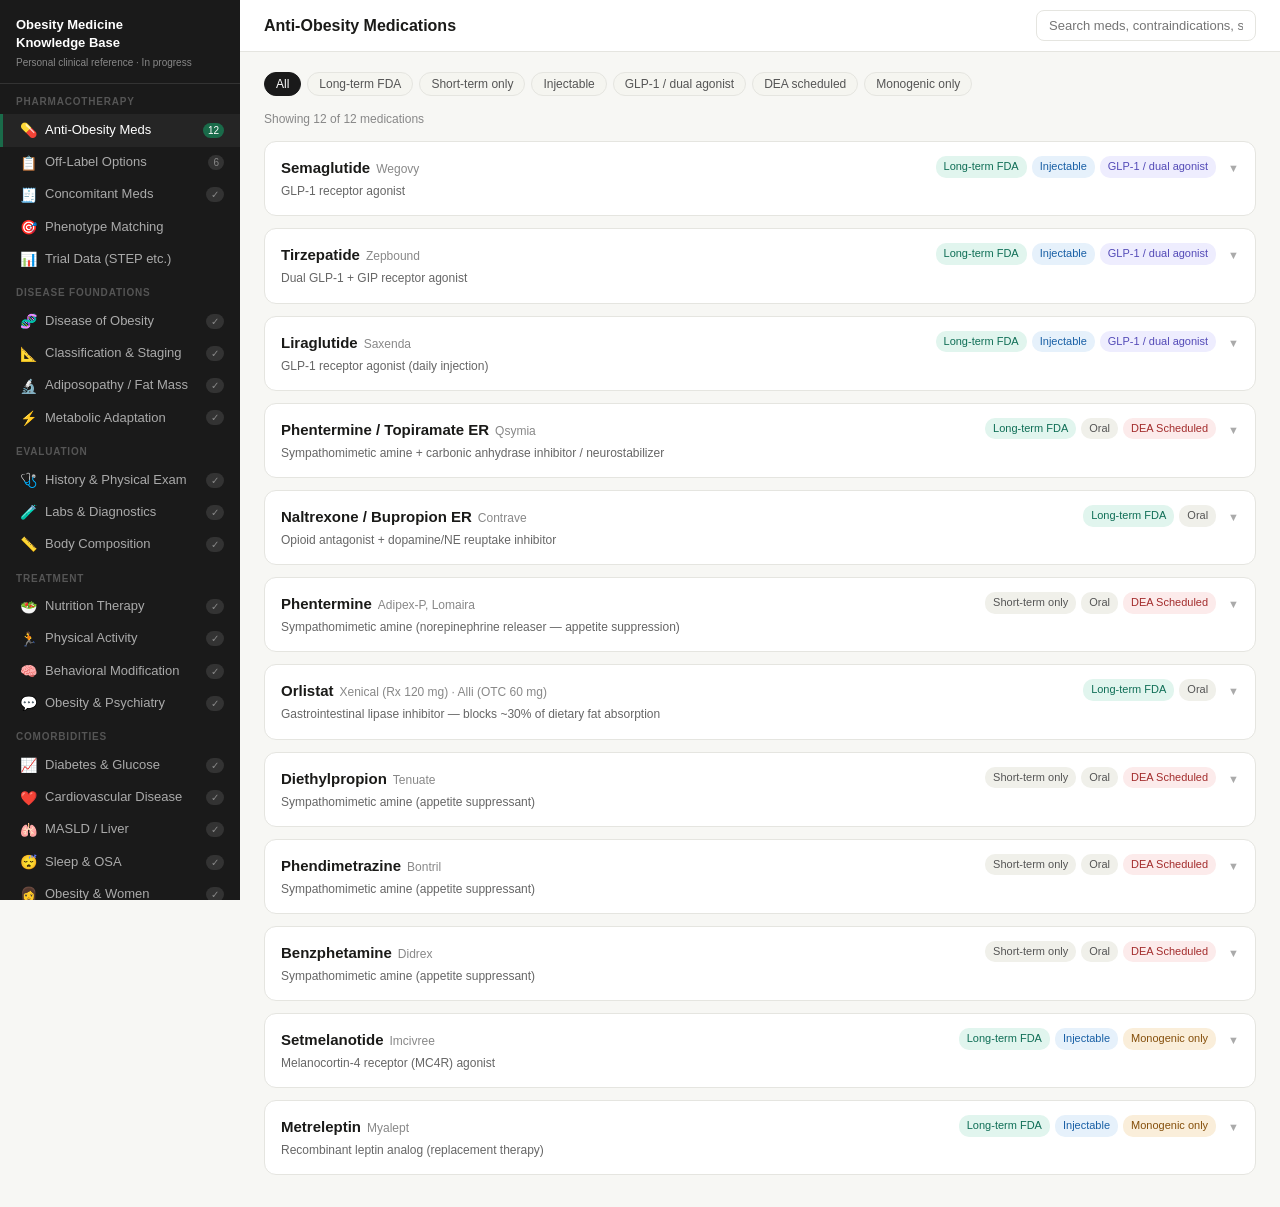
<file: app/index.html>
<!DOCTYPE html>
<html lang="en">
<head>
<meta charset="UTF-8">
<meta name="viewport" content="width=device-width, initial-scale=1.0">
<title>Obesity Medicine Knowledge Base</title>
<link rel="stylesheet" href="./styles.css">
</head>
<body>

<!-- SIDEBAR -->
<nav class="sidebar">
  <div class="sidebar-logo">
    <h1>Obesity Medicine<br>Knowledge Base</h1>
    <p>Personal clinical reference · In progress</p>
  </div>

  <div class="sidebar-section">Pharmacotherapy</div>
  <div class="nav-item active" data-section="aom"><span class="icon">💊</span>Anti-Obesity Meds<span class="badge">12</span></div>
  <div class="nav-item" data-section="offlabel"><span class="icon">📋</span>Off-Label Options<span class="badge">6</span></div>
  <div class="nav-item" data-section="concomitant"><span class="icon">🧾</span>Concomitant Meds<span class="badge">✓</span></div>
  <div class="nav-item" data-section="phenotype"><span class="icon">🎯</span>Phenotype Matching</div>
  <div class="nav-item" data-section="trials"><span class="icon">📊</span>Trial Data (STEP etc.)</div>

  <div class="sidebar-section">Disease Foundations</div>
  <div class="nav-item" data-section="disease"><span class="icon">🧬</span>Disease of Obesity<span class="badge">✓</span></div>
  <div class="nav-item" data-section="classification"><span class="icon">📐</span>Classification & Staging<span class="badge">✓</span></div>
  <div class="nav-item" data-section="adiposopathy"><span class="icon">🔬</span>Adiposopathy / Fat Mass<span class="badge">✓</span></div>
  <div class="nav-item" data-section="metabolic"><span class="icon">⚡</span>Metabolic Adaptation<span class="badge">✓</span></div>

  <div class="sidebar-section">Evaluation</div>
  <div class="nav-item" data-section="hxpe"><span class="icon">🩺</span>History & Physical Exam<span class="badge">✓</span></div>
  <div class="nav-item" data-section="labs"><span class="icon">🧪</span>Labs & Diagnostics<span class="badge">✓</span></div>
  <div class="nav-item" data-section="bodycomp"><span class="icon">📏</span>Body Composition<span class="badge">✓</span></div>

  <div class="sidebar-section">Treatment</div>
  <div class="nav-item" data-section="nutrition"><span class="icon">🥗</span>Nutrition Therapy<span class="badge">✓</span></div>
  <div class="nav-item" data-section="activity"><span class="icon">🏃</span>Physical Activity<span class="badge">✓</span></div>
  <div class="nav-item" data-section="behavioral"><span class="icon">🧠</span>Behavioral Modification<span class="badge">✓</span></div>
  <div class="nav-item" data-section="psychiatric"><span class="icon">💬</span>Obesity & Psychiatry<span class="badge">✓</span></div>

  <div class="sidebar-section">Comorbidities</div>
  <div class="nav-item" data-section="diabetes"><span class="icon">📈</span>Diabetes & Glucose<span class="badge">✓</span></div>
  <div class="nav-item" data-section="cardio"><span class="icon">❤️</span>Cardiovascular Disease<span class="badge">✓</span></div>
  <div class="nav-item" data-section="masld"><span class="icon">🫁</span>MASLD / Liver<span class="badge">✓</span></div>
  <div class="nav-item" data-section="sleep"><span class="icon">😴</span>Sleep & OSA<span class="badge">✓</span></div>
  <div class="nav-item" data-section="women"><span class="icon">👩</span>Obesity & Women<span class="badge">✓</span></div>

  <div class="sidebar-section">Procedures</div>
  <div class="nav-item" data-section="surgery"><span class="icon">🔪</span>Bariatric Surgery<span class="badge">✓</span></div>
  <div class="nav-item" data-section="endoscopic"><span class="icon">🔭</span>Endoscopic Procedures<span class="badge">✓</span></div>
  <div class="nav-item" data-section="nutrients"><span class="icon">💉</span>Post-op Nutrients<span class="badge">✓</span></div>

  <div class="sidebar-section">Clinic Operations</div>
  <div class="nav-item" data-section="notes"><span class="icon">📝</span>Note Templates<span class="badge">new</span></div>
  <div class="nav-item" data-section="planner"><span class="icon">🧭</span>Plan Builder<span class="badge">new</span></div>
  <div class="nav-item" data-section="clinic"><span class="icon">🏥</span>Clinic Setup & SOPs<span class="badge">✓</span></div>
  <div class="nav-item" data-section="billing"><span class="icon">💰</span>Billing & Coding<span class="badge soon">soon</span></div>
  <div class="nav-item" data-section="pearls"><span class="icon">✨</span>Clinical Pearls</div>

  <div class="sidebar-section">Source Library</div>
  <div class="nav-item" data-section="pdfs"><span class="icon">📚</span>PDF Library<span class="badge">6</span></div>

  <div class="sidebar-footer">Upload lecture PDFs to fill in each section</div>
</nav>

<!-- MAIN CONTENT -->
<div class="main">
  <div class="topbar">
    <h2 id="section-title">Anti-Obesity Medications</h2>
    <div class="search" id="search-box">
      <input type="text" id="search" placeholder="Search meds, contraindications, side effects...">
    </div>
  </div>
  <div class="content">

    <!-- ===== SECTION: AOM ===== -->
    <div class="section-panel" id="panel-aom">
      <div class="filter-row" id="filter-row">
        <button class="fbtn active" data-f="all">All</button>
        <button class="fbtn" data-f="long">Long-term FDA</button>
        <button class="fbtn" data-f="short">Short-term only</button>
        <button class="fbtn" data-f="injectable">Injectable</button>
        <button class="fbtn" data-f="glp1">GLP-1 / dual agonist</button>
        <button class="fbtn" data-f="schedule">DEA scheduled</button>
        <button class="fbtn" data-f="mono">Monogenic only</button>
      </div>
      <div class="count" id="count"></div>
      <div id="drug-cards"></div>
    </div>

    <!-- ===== SECTION: OFF-LABEL ===== -->
    <div class="section-panel" id="panel-offlabel" style="display:none">
      <div class="note">Off-label AOMs are not FDA-approved specifically for weight loss but have clinical experience and data supporting use. Follow your state's prescribing guidelines. Sources: OMA Algorithm 2025 + Frederiksen lecture.</div>
      <table class="t">
        <thead><tr><th>Medication</th><th>Dose</th><th>Best For</th><th>Key Cautions</th></tr></thead>
        <tbody>
          <tr>
            <td><strong>Topiramate</strong> (alone)</td>
            <td>Start 25 mg at dinner; titrate to 25–50 mg BID over 1–2 months</td>
            <td>Migraines, binge eating, soda/sweet cravings, evening cravings, cardiac patients who can't use phentermine. Works well paired with phentermine as DIY Qsymia. Somnolence at dinner dose is a feature, not a bug.</td>
            <td>Teratogenic (cleft palate) — contraception required. Contraindicated: glaucoma, nephrolithiasis, renal failure. Paresthesias, word-finding difficulty, dysgeusia (all reversible on d/c). Low risk metabolic acidosis with metformin.</td>
          </tr>
          <tr>
            <td><strong>Metformin</strong></td>
            <td>500 mg daily with meal; range 500–2000 mg/day. ER at mealtime is better tolerated. GI side effects reduced significantly with low-carb/fat diet.</td>
            <td>Prediabetes, T2DM, insulin resistance, PCOS, metabolic syndrome. Antipsychotic-induced weight gain. Activates AMPK, increases GLP-1 secretion.</td>
            <td>Contraindicated in renal failure (lactic acidosis). Check GFR before starting. Hold before IV contrast. Monitor B12 annually with long-term use.</td>
          </tr>
          <tr>
            <td><strong>Bupropion</strong> (alone → add naltrexone)</td>
            <td>Bupropion SR 150 mg daily. After 2–4 weeks, add naltrexone 12.5 mg AM → 12.5 mg PM → 25 mg AM (build slowly to reduce nausea). Do NOT combine with phentermine.</td>
            <td>Depression + obesity, emotional/craving-driven eating, mood-driven overeating.</td>
            <td>Lowers seizure threshold. Hard contraindication: bulimia/AN, seizure hx, alcohol/benzo withdrawal, active opioid use. Screen for bipolar (can precipitate mania). CYP2D6 inhibitor — check co-medications.</td>
          </tr>
          <tr>
            <td><strong>Zonisamide</strong></td>
            <td>Start 100 mg at night (≈ topiramate 25 mg). Titrate as tolerated.</td>
            <td>Alternative to topiramate ER when Qsymia cost is prohibitive. Same mechanism class. PM dosing preferred.</td>
            <td>Similar to topiramate: kidney stones, metabolic acidosis, cognitive effects. Less obesity-specific data.</td>
          </tr>
          <tr>
            <td><strong>Phentermine &gt;12 weeks</strong></td>
            <td>Same as FDA-approved dosing. State regulations vary — know your state's rules.</td>
            <td>Long-term use common in practice, supported by 60+ years of data in low-CV-risk patients. No evidence of habit formation or adverse long-term outcomes in obesity patients.</td>
            <td>DEA Schedule IV — cannot be prescribed via telemedicine in most states. Not approved as long-term monotherapy (only Qsymia combo has that approval).</td>
          </tr>
          <tr>
            <td><strong>Diethylpropion &gt;12 weeks</strong></td>
            <td>25 mg TID or 75 mg XL. Duration ~4 hrs — useful as targeted "dinner pill."</td>
            <td>Milder than phentermine. Good for patients sensitive to stimulant side effects. Can avoid BPH issues seen with phentermine.</td>
            <td>Same contraindications as phentermine. State regulations apply.</td>
          </tr>
        </tbody>
      </table>
    </div>

    <!-- ===== SECTION: CONCOMITANT ===== -->
    <div class="section-panel" id="panel-concomitant" style="display:none">
      <div class="note">Source: 2025 Obesity Algorithm, Concomitant Medications section (pp. 354–368 reviewed from your PDF). This page is meant to help you spot non-obesity medications that may be helping or hurting weight management.</div>
      <p class="sh">Top takeaways from the PDF</p>
      <div class="grid2" style="margin-bottom:16px">
        <div class="note">
          <div class="slabel" style="margin-bottom:6px">Interpret cautiously</div>
          The algorithm warns that most reported weight effects of concomitant medications come from mean changes in studies not designed primarily to compare body-weight effects head-to-head. Individual response varies a lot.
        </div>
        <div class="note">
          <div class="slabel" style="margin-bottom:6px">Clinical use</div>
          When weight gain is unexpected or progress stalls, review the med list before assuming “nonadherence.” The drug list itself may be part of the disease burden.
        </div>
      </div>
      <p class="sh">Common weight-promoting medication patterns</p>
      <table class="t" style="margin-bottom:16px">
        <thead><tr><th>Category</th><th>More likely to increase weight</th><th>Pearl from the PDF</th></tr></thead>
        <tbody>
          <tr><td>Antihypertensives</td><td>Propranolol, atenolol, metoprolol; amlodipine, nifedipine</td><td>Older/less lipophilic calcium-channel blockers may increase body weight partly through edema, which can also confound body-fat assessment.</td></tr>
          <tr><td>Diabetes meds</td><td>Most insulins, sulfonylureas, meglitinides, thiazolidinediones</td><td>Weight-neutral or weight-lowering alternatives should be considered when clinically appropriate.</td></tr>
          <tr><td>Hormones</td><td>Glucocorticoids; injectable or implantable progestins</td><td>The PDF lists injectable progestins as having the greatest hormone-related risk for weight gain.</td></tr>
          <tr><td>Mood stabilizers / antiseizure</td><td>Gabapentin, divalproex, lithium, valproate, carbamazepine, pregabalin, vigabatrin</td><td>Topiramate and zonisamide are the main weight-lowering exceptions noted in these categories.</td></tr>
          <tr><td>Antidepressants</td><td>Amitriptyline, doxepin, imipramine, paroxetine, venlafaxine, phenelzine, isocarboxazid, mirtazapine, trazodone</td><td>The PDF separately lists bupropion among the more weight-lowering antidepressant options.</td></tr>
          <tr><td>Antipsychotics</td><td>Clozapine, olanzapine, chlorpromazine, quetiapine, risperidone, iloperidone, brexpiprazole</td><td>Clozapine and olanzapine are framed as the highest-risk antipsychotics for weight gain.</td></tr>
        </tbody>
      </table>
      <p class="sh">Medication groups that may help weight or be more weight-neutral</p>
      <table class="t" style="margin-bottom:16px">
        <thead><tr><th>Category</th><th>May decrease weight</th><th>Neutral / variable options</th></tr></thead>
        <tbody>
          <tr><td>Diabetes meds</td><td>Metformin, GLP-1 receptor agonists, dual GLP-1/GIP agonist, SGLT2 inhibitors, acarbose/miglitol, pramlintide</td><td>DPP-4 inhibitors are listed as neutral.</td></tr>
          <tr><td>Antidepressants</td><td>Bupropion; sometimes fluoxetine; some secondary-amine TCAs like nortriptyline/protriptyline</td><td>Sertraline, escitalopram, duloxetine, desvenlafaxine, vortioxetine have more variable or lower-weight-gain profiles in the PDF.</td></tr>
          <tr><td>Antiseizure / migraine</td><td>Topiramate, zonisamide</td><td>NSAIDs, triptans, lasmiditan, and CGRP-pathway agents are listed as more neutral for migraine.</td></tr>
          <tr><td>Antipsychotics</td><td>None clearly weight-loss promoting</td><td>Aripiprazole, lurasidone, ziprasidone, haloperidol, asenapine, cariprazine can be lower-risk or more neutral depending on context.</td></tr>
        </tbody>
      </table>
      <p class="sh">High-yield special notes</p>
      <div class="grid2" style="margin-bottom:16px">
        <div class="warn">Metformin is framed very favorably in the PDF: it may help insulin resistance, PCOS, CVD risk relative to sulfonylureas, and antipsychotic-related weight gain, with roughly 2% average weight loss in randomized trials and 5% in nonrandomized studies.</div>
        <div class="warn">SGLT2 inhibitors can modestly reduce weight, but the PDF specifically warns about euglycemic ketoacidosis risk, especially when combined with carbohydrate restriction, fasting, or relative insulin deficiency.</div>
      </div>
      <p class="sh">Workflow use</p>
      <div class="step-grid">
        <div class="step-card"><div class="step-name">1. Review</div><div class="step-detail">Scan antihypertensives, diabetes meds, psychotropics, hormones, migraine meds, pain meds, and sleep meds whenever weight gain seems disproportionate.</div></div>
        <div class="step-card"><div class="step-name">2. Substitute</div><div class="step-detail">When clinically safe, swap toward more weight-neutral or weight-lowering options instead of simply layering on another obesity treatment.</div></div>
        <div class="step-card"><div class="step-name">3. Reassess</div><div class="step-detail">Interpret weight changes in context: edema, psychiatric indication, organ transplant status, and bariatric history all affect how these medications behave.</div></div>
      </div>
      <div class="note">The later PDF pages also flag immunosuppressants and transplant medications as contributors to post-transplant metabolic disease. That matters because obesity both worsens transplant risk and is often worsened by the medications used afterward.</div>
    </div>

    <!-- ===== SECTION: PHENOTYPE ===== -->
    <div class="section-panel" id="panel-phenotype" style="display:none">
      <p class="sh">Match the AOM to WHY the patient overeats</p>
      <div class="ph-grid">
        <div class="ph-card ph-brain"><div class="ph-title">🧠 Hungry Brain</div><div class="ph-desc">Eats large amounts, high total caloric intake, difficulty stopping, always seems hungry regardless of what was eaten, eats quickly</div><div class="ph-rx">→ Phentermine / Topiramate ER (Qsymia)</div></div>
        <div class="ph-card ph-emotion"><div class="ph-title">💛 Emotional Hunger</div><div class="ph-desc">Emotional eating, cravings (especially carbs/sugar), reward-seeking, binge patterns, eating to manage stress or mood</div><div class="ph-rx">→ Naltrexone / Bupropion (Contrave)</div></div>
        <div class="ph-card ph-gut"><div class="ph-title">🌿 Hungry Gut</div><div class="ph-desc">Gets full during meals but loses satiety quickly, grazes frequently, feels hungry again 1–2 hrs after eating</div><div class="ph-rx">→ GLP-1 RA or Tirzepatide</div></div>
        <div class="ph-card ph-burn"><div class="ph-title">🔥 Slow Burn</div><div class="ph-desc">Reduced resting metabolic rate, low lean mass, low physical activity, gains weight easily even without excess intake</div><div class="ph-rx">→ Phentermine (stimulant / energy expenditure effect)</div></div>
      </div>
      <p class="sh">Dual-benefit matching</p>
      <table class="t">
        <thead><tr><th>Patient has...</th><th>Preferred AOM(s)</th><th>Why</th></tr></thead>
        <tbody>
          <tr><td>Type 2 diabetes / prediabetes</td><td>Metformin, GLP-1 RA, Tirzepatide</td><td>Glucose lowering + weight loss + CV outcomes benefit</td></tr>
          <tr><td>Depression / low mood</td><td>Naltrexone / Bupropion</td><td>Bupropion is an antidepressant; targets reward pathway driving emotional eating</td></tr>
          <tr><td>Migraines</td><td>Topiramate (alone or combo)</td><td>FDA-approved for migraine prevention; bonus weight loss</td></tr>
          <tr><td>Binge eating disorder</td><td>Topiramate, Naltrexone/Bupropion</td><td>Reduces compulsive eating and cravings</td></tr>
          <tr><td>Soda / carbohydrate cravings</td><td>Topiramate</td><td>Induces taste aversion for sweet/carbonated drinks</td></tr>
          <tr><td>Constipation from GLP-1 RA</td><td>Add Orlistat</td><td>Opposing GI effects can counterbalance</td></tr>
          <tr><td>Insomnia</td><td>Topiramate 25 mg at dinner</td><td>Mild somnolence side effect is useful at night</td></tr>
          <tr><td>Established CVD (no diabetes)</td><td>Semaglutide (Wegovy)</td><td>SELECT trial: 19% MACE reduction — only AOM with this CV outcomes data</td></tr>
          <tr><td>Obstructive sleep apnea</td><td>Tirzepatide</td><td>FDA-approved for OSA in addition to obesity</td></tr>
          <tr><td>Antipsychotic-induced weight gain</td><td>Metformin, GLP-1 RA</td><td>Both shown to mitigate antipsychotic weight gain</td></tr>
          <tr><td>PCOS / insulin resistance</td><td>Metformin, GLP-1 RA</td><td>Targets insulin resistance and hormonal dysregulation</td></tr>
          <tr><td>Opioid use / food addiction</td><td>Naltrexone / Bupropion</td><td>Opioid antagonism reduces reward-driven eating</td></tr>
        </tbody>
      </table>
      <p class="sh">The "5 C's" — run through before every prescription</p>
      <div class="fivec">
        <div class="fivec-item"><div class="fivec-letter">C1</div><div class="fivec-word">Contraindications &amp; Cautions</div></div>
        <div class="fivec-item"><div class="fivec-letter">C2</div><div class="fivec-word">Comorbidities (dual benefit?)</div></div>
        <div class="fivec-item"><div class="fivec-letter">C3</div><div class="fivec-word">Cues (eating phenotype)</div></div>
        <div class="fivec-item"><div class="fivec-letter">C4</div><div class="fivec-word">Combinations (add-on?)</div></div>
        <div class="fivec-item"><div class="fivec-letter">C5</div><div class="fivec-word">Cost &amp; Coverage</div></div>
      </div>
      <div class="note">Switch or discontinue any AOM if total body weight loss is &lt;3–5% at 3 months despite maximum tolerated dose. Obesity is chronic — treatment strategy should evolve. Reassess eating phenotype if a medication isn't working as expected.</div>
    </div>

    <!-- ===== SECTION: TRIALS ===== -->
    <div class="section-panel" id="panel-trials" style="display:none">
      <p class="sh">Semaglutide 2.4 mg SC weekly — STEP 1–6 Trials (~4,700 patients). All received lifestyle intervention: −500 kcal/day + 150 min/week physical activity.</p>
      <div class="step-grid">
        <div class="step-card"><div class="step-name">STEP 1 — No T2DM (n=1,961)</div><div class="step-wl">−14.9%</div><div class="step-detail">Trial completers: −17.4%<br>32% lost &gt;20% (bariatric-range)<br>84% prediabetes → normoglycemia (vs 47% placebo)<br>Waist, BP, TG, A1c, fat mass all improved<br>7% discontinued due to GI side effects</div></div>
        <div class="step-card"><div class="step-name">STEP 2 — With T2DM (n=1,210)</div><div class="step-wl">−9.6%</div><div class="step-detail">Less weight loss than without T2DM<br>68.8% achieved ≥5% weight loss<br>Key: weight loss (not sema dose) drives HbA1c and CVD benefit — higher dose didn't lower A1c more than 1.0 mg</div></div>
        <div class="step-card"><div class="step-name">STEP 3 — Intensive Behavioral Therapy (n=611)</div><div class="step-wl">−16%</div><div class="step-detail">All received IBT (30 sessions, dietitian, hypocaloric diet)<br>IBT accelerated early loss but no significant additional loss at 68 weeks — drug effect dominates</div></div>
        <div class="step-card"><div class="step-name">STEP 4 — Discontinuation (n=803)</div><div class="step-wl">−17.4%</div><div class="step-detail">20-wk run-in (all on sema) → continue vs placebo<br>Placebo regained 7% within 52 wks (net −5.4%)<br>Continuers kept losing to −17.4%<br><strong>Core argument for indefinite therapy</strong></div></div>
        <div class="step-card"><div class="step-name">STEP 5 — 2-Year Duration (n=304)</div><div class="step-wl">−15.2%</div><div class="step-detail">104-week RCT<br>Placebo-corrected: −12.6%<br>Weight loss maintained to week 104<br>Confirms durable long-term efficacy</div></div>
        <div class="step-card"><div class="step-name">STEP 6 — Asian Population (n=401)</div><div class="step-wl">−13.2%</div><div class="step-detail">Japan / South Korea; lower BMI entry criteria<br>Visceral fat by CT: −40% (2.4 mg) vs −6.9% placebo<br>Highlights visceral adiposity as key target in Asian patients</div></div>
      </div>
      <p class="sh">Tirzepatide — SURMOUNT Trials</p>
      <div class="step-grid">
        <div class="step-card purple"><div class="step-name">SURMOUNT-1 — No T2DM</div><div class="step-wl">−20–22%</div><div class="step-detail">15 mg: avg &gt;20% weight loss in 50% of patients<br>1 in 3 lost &gt;25% body weight<br>Highest weight loss of any approved AOM</div></div>
        <div class="step-card purple"><div class="step-name">SURMOUNT-2 — With T2DM</div><div class="step-wl">−15.7%</div><div class="step-detail">10 mg: −13.4% &nbsp;|&nbsp; 15 mg: −15.7%<br>&gt;80% achieved ≥5% loss &nbsp;|&nbsp; 51.8% achieved ≥15%<br>GI side effects mainly during dose escalation</div></div>
        <div class="step-card amber"><div class="step-name">STEP 1 Extension — After Discontinuation</div><div class="step-wl">+~7%</div><div class="step-detail">Patients stopped sema after 68-wk treatment<br>Regained majority of lost weight over 52-wk follow-up<br>Cardiometabolic gains also reversed<br>Core argument for indefinite therapy</div></div>
      </div>
      <div class="note"><strong>SELECT trial</strong> (semaglutide, non-diabetic overweight/obese, established CVD): 19% relative reduction in MACE (8% → 6.5% absolute) over 3 years. Only AOM with proven CV outcomes benefit in non-diabetic patients.</div>
      <p class="sh">Treatment response benchmarks</p>
      <table class="t">
        <thead><tr><th>Treatment</th><th>Avg weight loss</th><th>Achieving &gt;10%</th><th>Achieving &gt;20%</th></tr></thead>
        <tbody>
          <tr><td>Lifestyle intervention alone</td><td>~6%</td><td>25%</td><td>5%</td></tr>
          <tr><td>Phentermine/Topiramate ER, Bupropion/Naltrexone, or Liraglutide</td><td>~8–10%</td><td>40%</td><td>15% (phen/top)</td></tr>
          <tr><td>Semaglutide 2.4 mg weekly</td><td>~15%</td><td>80%</td><td>30%</td></tr>
          <tr><td>Tirzepatide 15 mg weekly</td><td>&gt;20%</td><td>&gt;85%</td><td>~60%</td></tr>
          <tr><td>Bariatric surgery</td><td>20–30%</td><td>&gt;90%</td><td>Variable</td></tr>
        </tbody>
      </table>
    </div>

    <!-- ===== SECTION: PEARLS ===== -->
    <div class="section-panel" id="panel-pearls" style="display:none">
      <div class="note">Distilled clinical pearls from the OMA Algorithm 2025, the Frederiksen lecture, and selected practical review-blog updates that were useful for point-of-care counseling. This pass also folds in 2025 algorithm update themes highlighted by OMA: telehealth workflows, obesity medicine practice setup, organ transplantation, kidney stones, and orthopedic complications.</div>
      <ul class="pearl-list">
        <li>Treat to disease targets (metabolic disease, fat mass disease), not to a BMI goal alone. Even 5–10% weight loss meaningfully improves adiposopathy and comorbidities.</li>
        <li>Only 20% of patients respond long-term to lifestyle intervention alone, due to metabolic adaptation: leptin falls, ghrelin rises, thyroid hormone drops, resting metabolic rate decreases. Most patients need pharmacotherapy.</li>
        <li>AOMs are used by &lt;4% of those who qualify. The biggest gap in obesity medicine is undertreatment, not overtreatment.</li>
        <li>Obesity is chronic and relapsing — plan for indefinite therapy in most patients. Weight regain after semaglutide discontinuation is rapid and nearly complete within 1 year (STEP 1 extension).</li>
        <li>Switch or discontinue any AOM if total body weight loss is &lt;3–5% at 3 months despite maximum tolerated dose. Don't persist with a non-responder.</li>
        <li>Before starting phentermine: consider an EKG (atrial fibrillation is a contraindication). Consider a consent form for long-term off-label use. Document low CV risk in the chart.</li>
        <li>Phentermine cannot be prescribed via telemedicine in most states (DEA Schedule IV). For telehealth patients: naltrexone/bupropion (unscheduled) or GLP-1 RAs are first-line options.</li>
        <li>Diethylpropion lasts ~4 hrs — useful as a targeted "dinner pill." Have the patient take it 30 min before going to a restaurant so they eat less at the meal.</li>
        <li>Topiramate at 25 mg at dinner specifically reduces PM cravings. The somnolence side effect is a feature (not a bug) when dosed at night.</li>
        <li>Naltrexone/bupropion dosing: taking the second dose at 5 PM (not with dinner) reduces insomnia and helps with evening cravings.</li>
        <li>Building naltrexone onto bupropion gradually (12.5 mg AM → 12.5 mg PM → 25 mg AM) dramatically reduces nausea vs starting full Contrave dosing immediately.</li>
        <li>Orlistat niche use: counteracts constipation caused by GLP-1 RAs when fiber or polyethylene glycol isn't sufficient. Opposing GI effects can balance each other.</li>
        <li>Plenity (cellulose-citric acid hydrogel) pearl: non-systemic, premeal option for BMI 25-40 that increases satiety. Best fit is a patient who wants a non-hormonal tool, can reliably drink water before meals, and understands that expected weight loss is modest compared with AOMs.</li>
        <li>GLP-1 RA nausea is most prominent during the first 16 weeks of dose escalation, then plateaus. Counsel patients upfront — tolerability improves significantly after titration.</li>
        <li>No need to routinely check calcitonin before starting GLP-1 RAs. Take careful personal/family history for MTC/MEN2 and work up thyroid nodules found on exam.</li>
        <li>Tirzepatide and semaglutide slow gastric emptying → decreased oral contraceptive absorption. Counsel reproductive-age women to use non-oral or backup contraception.</li>
        <li>With highly effective AOMs, monitor for excessive weight loss: minimum floor ~1,000 kcal/day and ≥65 g protein/day. Monitor body composition — sarcopenia is a real risk. Prescribe resistance exercise alongside medication.</li>
        <li>STEP 2 key teaching: weight loss (not sema dose) drives HbA1c and CVD risk improvement. Higher dose produced more weight loss → more metabolic benefit. It's the weight loss doing the work.</li>
        <li>Compounded semaglutide/tirzepatide: OMA position — not FDA-approved, purity/potency not assured. If prescribing, use only pharmacies with documented regulatory-compliant manufacturing and disclosed sourcing.</li>
        <li>Supplements are not FDA-approved like drugs, cannot legitimately claim to treat disease, and many have limited or inconsistent weight-loss evidence. The algorithm specifically warns that herbal and dietary supplements are a common cause of hepatotoxicity.</li>
        <li>Pediatric prescribing: semaglutide and liraglutide approved ≥12 years. Phentermine/topiramate approved ≥12 years. Orlistat approved ≥8 years. AAP recommends early treatment, not watchful waiting.</li>
        <li>Asian patients: consider AOM treatment at BMI ≥25 (not ≥30). Visceral fat is disproportionately elevated at lower BMI. Use waist circumference as a key trigger (men ≥85–90 cm, women ≥80 cm per population-specific guidelines).</li>
        <li>2025 algorithm update topics worth keeping in your differential and counseling workflow: obesity in organ transplantation, nephrolithiasis risk with weight-loss therapies or high-oxalate states, and orthopedic complications that may improve with relatively modest weight loss.</li>
      </ul>
    </div>

    <!-- ===== COMING SOON SECTIONS ===== -->
    <div class="section-panel" id="panel-disease" style="display:none">
      <div class="note">Source: <em>Understanding and Treating Complicated Obesity</em> (Spring Conference 2024). This section uses that lecture to flesh out the disease model behind obesity.</div>
      <p class="sh">How this lecture frames obesity</p>
      <div class="grid2" style="margin-bottom:16px">
        <div class="note">
          <div class="slabel" style="margin-bottom:6px">Core concept</div>
          Obesity is a complex, inflammatory disease with interplay between genes and environment. The lecture emphasizes that <strong>body weight is regulated, not simply volitionally controlled</strong>.
        </div>
        <div class="note">
          <div class="slabel" style="margin-bottom:6px">Clinical implication</div>
          “Physiology drives behavior, not the other way around.” That framing supports early, intensive, comprehensive treatment rather than blame-based counseling.
        </div>
      </div>
      <p class="sh">What raises the defended fat mass set point</p>
      <div class="tags" style="margin-bottom:16px">
        <span class="tag t-amber">Abnormal dietary constituents</span>
        <span class="tag t-amber">Unhealthy muscle / inactivity</span>
        <span class="tag t-amber">Sleep deprivation</span>
        <span class="tag t-amber">Stress</span>
        <span class="tag t-amber">Disrupted circadian rhythms</span>
        <span class="tag t-amber">Weight-gain-inducing medications</span>
      </div>
      <p class="sh">What helps lower disease burden</p>
      <table class="t" style="margin-bottom:16px">
        <thead><tr><th>Intervention layer</th><th>Examples from the lecture</th><th>Meaning for practice</th></tr></thead>
        <tbody>
          <tr><td>Lifestyle modification</td><td>Healthier diet, regular physical activity, more and better sleep, stress reduction, stable eating patterns, weight-stabilizing alternatives</td><td>Lifestyle still matters, but is not portrayed as enough for severe disease by itself.</td></tr>
          <tr><td>Anti-obesity medications</td><td>Used to bridge the gap toward bariatric-range results</td><td>The lecture explicitly places newer AOMs in the same serious-disease treatment conversation as surgery.</td></tr>
          <tr><td>Bariatric surgery</td><td>Part of multimodal therapy for severe disease</td><td>Not a failure of lifestyle, but a treatment option for more intense disease burden.</td></tr>
        </tbody>
      </table>
      <div class="warn">Complicated obesity pearl: this lecture highlights transplant patients, severe comorbidity clusters, and multi-organ disease burden to reinforce that obesity can affect every organ system and often requires multidisciplinary, team-based care.</div>
    </div>
    <div class="section-panel" id="panel-classification" style="display:none">
      <div class="note">Source: 2025 Obesity Algorithm, Classification of Obesity section (pp. 46–50 reviewed from your PDF).</div>
      <p class="sh">Core framework</p>
      <div class="grid2" style="margin-bottom:16px">
        <div class="note">
          <div class="slabel" style="margin-bottom:6px">BMI remains useful</div>
          For the general population, BMI <strong>25–29.9</strong> is pre-obesity/overweight and BMI <strong>≥30</strong> is obesity, but the PDF stresses BMI limitations across muscle mass, gender, race/ethnicity, and body composition.
        </div>
        <div class="note">
          <div class="slabel" style="margin-bottom:6px">Better than BMI alone</div>
          For individual patients, percent body fat, android fat, visceral fat, and waist circumference provide a better adiposity assessment than BMI by itself.
        </div>
      </div>
      <p class="sh">BMI classes</p>
      <table class="t" style="margin-bottom:16px">
        <thead><tr><th>Category</th><th>BMI</th></tr></thead>
        <tbody>
          <tr><td>Normal weight</td><td>18.5–24.9</td></tr>
          <tr><td>Pre-obesity / Overweight</td><td>25.0–29.9</td></tr>
          <tr><td>Class I obesity</td><td>30.0–34.9</td></tr>
          <tr><td>Class II obesity</td><td>35.0–39.9</td></tr>
          <tr><td>Class III obesity</td><td>≥40</td></tr>
        </tbody>
      </table>
      <p class="sh">Waist circumference</p>
      <div class="note" style="margin-bottom:16px">Central obesity is defined in the PDF as waist circumference <strong>≥40 inches (102 cm) for men</strong> and <strong>≥35 inches (88 cm) for women</strong>, with lower cutoffs listed for many Asian populations (<strong>≥90 cm men, ≥80 cm women</strong>).</div>
      <p class="sh">Staging systems</p>
      <table class="t" style="margin-bottom:16px">
        <thead><tr><th>System</th><th>How to use it</th></tr></thead>
        <tbody>
          <tr><td>EOSS</td><td>Stage 0 to 4 based on obesity-related metabolic, physical, psychological, and functional complications, not BMI alone.</td></tr>
          <tr><td>AACE complications-centric model</td><td>Uses BMI plus the severity of comorbidity complications to decide how aggressively weight loss should be pursued.</td></tr>
        </tbody>
      </table>
    </div>
    <div class="section-panel" id="panel-adiposopathy" style="display:none">
      <div class="note">Source: 2025 Obesity Algorithm, Adiposopathy section (pp. 72–79 reviewed from your PDF).</div>
      <p class="sh">What adiposopathy means</p>
      <div class="grid2" style="margin-bottom:16px">
        <div class="note">
          <div class="slabel" style="margin-bottom:6px">Definition</div>
          The algorithm frames adiposopathy as “sick fat disease”: abnormal endocrine and immune responses from dysfunctional adipose tissue that promote metabolic disease.
        </div>
        <div class="note">
          <div class="slabel" style="margin-bottom:6px">Key idea</div>
          Metabolic health depends on crosstalk between adipose tissue and other organs including liver, muscle, pancreas, immune system, heart/vasculature, brain, endocrine glands, and intestine.
        </div>
      </div>
      <p class="sh">Common manifestations listed in the PDF</p>
      <div class="tags" style="margin-bottom:16px">
        <span class="tag t-red">Insulin resistance / T2DM</span>
        <span class="tag t-red">Hypertension</span>
        <span class="tag t-red">Metabolic syndrome</span>
        <span class="tag t-red">Atherogenic dyslipidemia</span>
        <span class="tag t-red">Cardiovascular disease</span>
        <span class="tag t-red">MASLD</span>
        <span class="tag t-red">Hyperuricemia / gout</span>
        <span class="tag t-red">PCOS / hypogonadism</span>
        <span class="tag t-red">Nephrolithiasis</span>
        <span class="tag t-red">Depression / neuropsychiatric effects</span>
      </div>
      <p class="sh">How sick fat develops</p>
      <table class="t" style="margin-bottom:16px">
        <thead><tr><th>Change type</th><th>Examples from the PDF</th></tr></thead>
        <tbody>
          <tr><td>Anatomic changes</td><td>Adipocyte hypertrophy, adipose expansion, increased ectopic fat in visceral depots and organs such as liver, muscle, pancreas, heart, and kidney.</td></tr>
          <tr><td>Functional changes</td><td>Hypoxia, immune cell infiltration, apoptosis, reactive oxygen species, extracellular matrix abnormalities, mitochondrial and ER stress, and altered neural network signaling.</td></tr>
          <tr><td>System consequences</td><td>Higher disease burden, polypharmacy, disability, endothelial dysfunction, and increased CVD/cancer risk.</td></tr>
        </tbody>
      </table>
    </div>
    <div class="section-panel" id="panel-metabolic" style="display:none">
      <div class="note">Source: 2025 Obesity Algorithm, Energy Expenditure section (pp. 230–236 reviewed from your PDF). This is the closest algorithm section to metabolic adaptation / energy-balance physiology.</div>
      <p class="sh">Energy expenditure basics</p>
      <div class="grid2" style="margin-bottom:16px">
        <div class="note">
          <div class="slabel" style="margin-bottom:6px">Main components</div>
          Total energy expenditure is made up of <strong>resting metabolic rate (RMR)</strong>, <strong>physical activity</strong>, and <strong>diet-induced thermogenesis</strong>. For most people, RMR accounts for about <strong>70%</strong> of total daily expenditure.
        </div>
        <div class="note">
          <div class="slabel" style="margin-bottom:6px">Why “easy maintenance” differs between people</div>
          The PDF emphasizes that <strong>NEAT</strong> can vary widely, roughly <strong>150–500 kcal/day</strong>, and may explain why some people appear to maintain weight more easily despite similar formal exercise.
        </div>
      </div>
      <p class="sh">Practical metabolic adaptation points</p>
      <table class="t" style="margin-bottom:16px">
        <thead><tr><th>Concept</th><th>Clinical takeaway</th></tr></thead>
        <tbody>
          <tr><td>RMR</td><td>Driven largely by fat-free mass and organ activity; tends to be higher with more muscle, larger body size, younger age, and male sex.</td></tr>
          <tr><td>Negative energy balance</td><td>The common “3500 kcal per pound” rule is only a rough estimate because dynamic adaptations occur during weight loss.</td></tr>
          <tr><td>Activity compensation</td><td>Formal exercise is only one part of expenditure. Changes in NEAT and efficiency can meaningfully shift actual weight response.</td></tr>
          <tr><td>Resistance training</td><td>Helpful during caloric deficit because it can reduce muscle loss and blunt reductions in resting metabolic rate.</td></tr>
        </tbody>
      </table>
      <div class="warn">The algorithm points to indirect calorimetry, wearable devices, and energy-expenditure equations as tools to understand why progress may plateau even when a patient feels like they are “doing the same thing.”</div>
    </div>
    <div class="section-panel" id="panel-hxpe" style="display:none">
      <div class="note">Source: 2025 Obesity Algorithm, History and Physical Exam section (pp. 198–203 reviewed from your PDF).</div>
      <p class="sh">Core evaluation messages</p>
      <div class="grid2" style="margin-bottom:16px">
        <div class="note">
          <div class="slabel" style="margin-bottom:6px">What the PDF emphasizes</div>
          Obesity evaluation should go beyond weight alone. The algorithm highlights body-weight history, nutrition history, physical activity history, medications, sleep, mental health, family/social context, and preventive care gaps.
        </div>
        <div class="note">
          <div class="slabel" style="margin-bottom:6px">Secondary causes to keep in mind</div>
          Hypothalamic damage, immobility, insulinoma, hypercortisolism, sleep disorders, untreated hypothyroidism, and adverse medication effects are all specifically listed as causes of fat mass gain.
        </div>
      </div>
      <p class="sh">History domains from the PDF</p>
      <table class="t" style="margin-bottom:16px">
        <thead><tr><th>Domain</th><th>What to ask</th><th>Why it matters</th></tr></thead>
        <tbody>
          <tr><td>Body-weight history</td><td>Lifetime pattern of gain, rapid vs gradual changes, triggers, prior successful/unsuccessful strategies, barriers, and impact on mobility/work/relationships</td><td>Helps distinguish chronic progression from secondary or life-event-driven gain.</td></tr>
          <tr><td>Medical and ROS</td><td>Comorbidities, surgery, eating disorder screening, mental health/stress screening, sleep disorder screening, reproductive/hormonal changes</td><td>The PDF treats obesity as a systems disease, not just a nutrition problem.</td></tr>
          <tr><td>Family / social / cultural</td><td>Family obesity/CVD/cancer history, who buys food, financial access, occupation, support systems, abuse history, food environment</td><td>These factors strongly shape treatment adherence and feasibility.</td></tr>
          <tr><td>Medication review</td><td>Current meds affecting weight and conditions relevant to AOM choice like glaucoma, pancreatitis, kidney stones, seizure history, and pregnancy potential</td><td>This can change both diagnosis and drug selection.</td></tr>
        </tbody>
      </table>
      <p class="sh">Nutrition and activity history</p>
      <div class="grid2" style="margin-bottom:16px">
        <div>
          <div class="slabel">Nutrition history items</div>
          <div class="sval">Meal timing/frequency, nutritional content, planning/preparation, food access, eating location, triggers, nighttime eating, binge eating, emotional eating, and use of food logs, recalls, or app-based tracking.</div>
        </div>
        <div>
          <div class="slabel">Physical activity history items</div>
          <div class="sval">The PDF recommends FITTE review: <strong>Frequency, Intensity, Time, Type, Enjoyment</strong>, plus prior success/failure, barriers, mobility limits, and screening of cardiac, pulmonary, neuromusculoskeletal, and metabolic risk before prescribing exercise.</div>
        </div>
      </div>
      <p class="sh">Physical exam checklist</p>
      <table class="t" style="margin-bottom:16px">
        <thead><tr><th>Measure</th><th>PDF guidance</th></tr></thead>
        <tbody>
          <tr><td>Height</td><td>Use a stadiometer with bare or stocking feet.</td></tr>
          <tr><td>Weight</td><td>Use a calibrated scale with consistent method from visit to visit.</td></tr>
          <tr><td>BMI</td><td>Calculate routinely, but do not let it replace fuller assessment.</td></tr>
          <tr><td>Waist circumference</td><td>Measure at the superior iliac crest with tape parallel to the floor; the PDF notes it may add less information when BMI is already &gt;35 kg/m².</td></tr>
          <tr><td>Blood pressure / pulse</td><td>Use an appropriately sized cuff.</td></tr>
          <tr><td>Neck circumference</td><td>Include especially when sleep-disordered breathing is a concern.</td></tr>
          <tr><td>Focused exam</td><td>Special attention to nose, throat, neck, lungs, heart, abdomen, body shape, neuromusculoskeletal system, and integument.</td></tr>
        </tbody>
      </table>
      <div class="warn">The PDF also reminds us that patients with obesity often do not receive standard preventive care. Use the obesity visit to close gaps in cancer screening, immunizations, osteoporosis screening, and substance-use screening.</div>
    </div>
    <div class="section-panel" id="panel-labs" style="display:none">
      <div class="note">Source: 2025 Obesity Algorithm, Laboratory and Diagnostic Testing section (pp. 206–210 reviewed from your PDF).</div>
      <p class="sh">Routine lab panel from the PDF</p>
      <div class="tags" style="margin-bottom:16px">
        <span class="tag t-blue">CBC</span>
        <span class="tag t-blue">HbA1c</span>
        <span class="tag t-blue">TSH</span>
        <span class="tag t-blue">25-OH Vitamin D</span>
        <span class="tag t-blue">CMP</span>
        <span class="tag t-blue">Fasting Lipids</span>
      </div>
      <table class="t" style="margin-bottom:16px">
        <thead><tr><th>Routine category</th><th>Included items</th><th>Why it matters</th></tr></thead>
        <tbody>
          <tr><td>Glycemia</td><td>Fasting glucose, HbA1c</td><td>Detect prediabetes, diabetes, and treatment risk before AOMs or exercise escalation.</td></tr>
          <tr><td>Metabolic / renal / liver</td><td>CMP with liver enzymes, renal function, electrolytes</td><td>Supports medication safety and identifies adiposopathy-related organ disease.</td></tr>
          <tr><td>Lipids</td><td>Triglycerides, LDL, HDL, total cholesterol</td><td>Risk stratification and treatment planning.</td></tr>
          <tr><td>Other screening</td><td>CBC, TSH, 25-OH vitamin D</td><td>Find anemia, thyroid contributors, and common vitamin D deficiency.</td></tr>
        </tbody>
      </table>
      <p class="sh">Individualized blood testing</p>
      <table class="t" style="margin-bottom:16px">
        <thead><tr><th>When to consider</th><th>Tests named in the PDF</th></tr></thead>
        <tbody>
          <tr><td>Kidney risk</td><td>Urinalysis and/or urine microalbumin/creatinine</td></tr>
          <tr><td>Insulin resistance / hyperinsulinemia concern</td><td>Glucose tolerance test, fasting insulin, proinsulin, C-peptide, insulin</td></tr>
          <tr><td>Suspected hypercortisolism</td><td>1 mg overnight dexamethasone suppression test, 24-hour urine cortisol, or repeated late-night salivary cortisol</td></tr>
          <tr><td>Women with amenorrhea/hirsutism/PCOS features</td><td>Pregnancy test, prolactin, estradiol, FSH, LH, testosterone, DHEAS</td></tr>
          <tr><td>Men with hypogonadism / erectile dysfunction</td><td>Testosterone and, if low, possibly prolactin, FSH, and LH</td></tr>
          <tr><td>Prior bariatric surgery</td><td>Procedure-appropriate vitamin, mineral, and PTH assessment</td></tr>
          <tr><td>CV risk refinement or gout history</td><td>ApoB, lipoprotein particle number, hs-CRP, Lp(a), uric acid</td></tr>
        </tbody>
      </table>
      <p class="sh">Diagnostic testing named in the PDF</p>
      <div class="grid2" style="margin-bottom:16px">
        <div>
          <div class="slabel">Cardiometabolic / endocrine</div>
          <div class="sval">Resting EKG, stress testing, echocardiogram, coronary artery calcium scoring, ankle-brachial index, and brain MRI/CT if pituitary or hypothalamic structural disease is suspected.</div>
        </div>
        <div>
          <div class="slabel">Sleep / liver / metabolism</div>
          <div class="sval">Sleep studies, liver imaging including ultrasound/CT/MRI/transient elastography, indirect calorimetry for resting metabolic rate, and body-composition testing like DXA, BIA, calipers, BOD POD, or tape measurements.</div>
        </div>
      </div>
      <div class="warn">The final page of this section pushes a practical reminder: testing should help identify secondary and contributing causes of fat mass disease and sick-fat disease, including medical, genetic, psychological, and behavioral conditions.</div>
    </div>
    <div class="section-panel" id="panel-bodycomp" style="display:none">
      <div class="note">Source: Fitch &amp; Johnson, "Body Composition, AOMs, and Clinician-Led Care" — OMA Spring Conference 2024</div>

      <p class="sh">What is body composition?</p>
      <div class="note" style="margin-bottom:14px">Body composition divides total body mass into <strong>fat mass (FM)</strong> and <strong>fat-free mass (FFM)</strong>. FFM includes muscles, bones, organs, ligaments, tendons, and water. Skeletal muscle mass (SMM) is a subset of FFM. The clinical goal of obesity treatment is <em>loss of excess fat mass with preservation of lean mass</em> — not simply total weight reduction.</div>

      <p class="sh">Why measuring body composition matters</p>
      <table class="t" style="margin-bottom:16px">
        <thead><tr><th>Clinical Use</th><th>What It Tells You</th></tr></thead>
        <tbody>
          <tr><td>Baseline health assessment</td><td>Identifies sarcopenia, osteoporosis risk, and metabolic disorder risk at the start of treatment</td></tr>
          <tr><td>Monitoring treatment response</td><td>Confirms fat mass is being lost and lean mass is being preserved — not just weight on the scale</td></tr>
          <tr><td>Personalized treatment planning</td><td>Directs protein targets, strength training intensity, and AOM selection based on individual body composition</td></tr>
          <tr><td>Nutritional guidance</td><td>Low muscle mass → higher protein targets; high visceral fat → more aggressive metabolic intervention</td></tr>
        </tbody>
      </table>

      <p class="sh">Body composition assessment methods</p>
      <table class="t" style="margin-bottom:16px">
        <thead><tr><th>Method</th><th>Accuracy</th><th>Cost to Provider</th><th>Clinical Limitations</th></tr></thead>
        <tbody>
          <tr><td><strong>Calipers (skinfolds)</strong></td><td>User-dependent; variable</td><td>Inexpensive</td><td>Not optimal for high BMI patients; high inter-rater variability</td></tr>
          <tr><td><strong>DXA (Dual-Energy X-Ray)</strong></td><td>Accurate — gold standard</td><td>Machine expensive; relatively inexpensive per scan for patient</td><td>Not all DXA distinguish visceral vs subcutaneous fat; not all accommodate high-weight patients; percentiles from 1999–2004 NHANES (outdated vs current obesity prevalence)</td></tr>
          <tr><td><strong>BOD POD (Air displacement)</strong></td><td>Accurate with some variability</td><td>Machine inexpensive; BOD POD machine can be expensive to provider</td><td>Requires swimsuit + hair cap; patient comfort issue with obesity; needs dedicated space not typical in clinic</td></tr>
          <tr><td><strong>BIA (Bioelectrical Impedance)</strong></td><td>Accurate with some variability</td><td>Machine inexpensive to moderate; expensive to provider depending on device</td><td>Hydration-dependent; many devices assume fixed water content (~70% of FFM); devices without waist circumference input use population estimates for VAT (less accurate)</td></tr>
          <tr><td><strong>CT / MRI</strong></td><td>Accurate</td><td>Expensive</td><td>Not all CT/MRI accommodate high-weight patients; not practical for routine clinical use</td></tr>
        </tbody>
      </table>

      <p class="sh">DXA — gold standard details</p>
      <div class="grid2" style="margin-bottom:16px">
        <div>
          <div class="slabel">How it works</div>
          <div class="sval">Low-radiation X-ray beams pass through tissues. Different tissues absorb different amounts of energy, allowing determination of tissue type and quantity. Outputs: % body fat, fat mass, lean mass, visceral fat (on capable machines), bone mineral density.</div>
        </div>
        <div>
          <div class="slabel">Key limitations for practice</div>
          <div class="sval" style="font-size:12px;line-height:1.6">• Not all machines distinguish visceral vs subcutaneous fat<br>• Not all machines accommodate very high body weight<br>• Accuracy requires: same machine each visit, standard SOP, routine calibration<br>• Percentile norms from 1999–2004 NHANES — underestimates severity vs current population<br>• Requires trained technician; often at an outside facility<br>• Assumptions (fixed water content in FFM) can cause inaccuracies</div>
        </div>
      </div>

      <p class="sh">BIA — most practical for in-clinic use</p>
      <div class="grid2" style="margin-bottom:16px">
        <div>
          <div class="slabel">How it works</div>
          <div class="sval">Electrical current passes through body tissues. Muscle and water conduct easily; fat resists. Outputs vary by device. Types: hand-to-hand (handheld), foot-to-foot (scale), hand-to-foot (InBody©, Seca©). Multi-frequency BIA can measure both intracellular and extracellular water — more accurate.</div>
        </div>
        <div>
          <div class="slabel">Pre-test protocol (critical for reproducibility)</div>
          <div class="sval" style="font-size:12px;line-height:1.6">• Fast 8–12 hours before<br>• No drinking 2 hours prior<br>• No physical activity 24 hours prior<br>• Measure in morning or same time of day each visit<br>• No skin-to-skin contact during measurement<br>Devices without waist circumference input use less accurate population estimates for visceral adipose tissue (VAT)</div>
        </div>
      </div>
      <div class="warn" style="margin-bottom:16px">Consumer BIA scales tested (Johnson et al.): Omron HBF-516 ($80), Tanita BC-568 InnerScan ($220), Tanita UM-081 ($49), InBody H2ON ($349), Withings Body Cardio ($165). Reproducibility varies significantly. Multi-frequency hand-to-foot devices (InBody, Seca) are more reliable for clinical tracking. Consistency of conditions matters more than which device you use.</div>

      <p class="sh">Weight loss composition — what to expect and what to prevent</p>
      <div class="grid2" style="margin-bottom:16px">
        <div class="note">Expected: <strong>25–30% of weight lost comes from fat-free mass</strong>, while 70–75% comes from fat mass. This is the typical ratio without active intervention to protect lean mass.</div>
        <div class="warn">Muscle loss carries a metabolic cost: resting energy expenditure drops <strong>~13 kcal/day per kg of muscle lost</strong>, vs only ~4.5 kcal/day per kg of fat lost. Losing muscle accelerates metabolic adaptation and weight regain.</div>
      </div>

      <p class="sh">Body composition changes with specific AOMs</p>
      <table class="t" style="margin-bottom:16px">
        <thead><tr><th>AOM</th><th>Total fat mass change</th><th>Total lean mass change</th><th>Clinical implication</th></tr></thead>
        <tbody>
          <tr><td><strong>Semaglutide 2.4 mg</strong> (STEP 1 DXA substudy)</td><td>−8.36 lbs fat mass (vs −1.83 lbs placebo)</td><td>−1.37 lbs lean mass (vs −5.26 lbs fat in another framing)</td><td>Fat mass % decreased; lean mass % increased proportionally. Significant fat loss relative to lean loss. Emphasizes concurrent resistance training to protect absolute lean mass.</td></tr>
          <tr><td><strong>Tirzepatide</strong> (SURMOUNT-1 DXA substudy, n=160)</td><td>−33.9% total fat mass (vs −8.2% placebo)</td><td>−10.9% total lean mass (vs −2.6% placebo)</td><td>Greater fat loss but also greater absolute lean mass loss than semaglutide. Even more critical to prescribe resistance training and adequate protein with tirzepatide.</td></tr>
          <tr><td><strong>Bariatric surgery</strong> (meta-analysis)</td><td>Significant fat mass loss</td><td>SMM loss of −3.18 kg at 18–36 months</td><td>Benefits (CV, cancer, DM remission, OSA, HTN) tied to weight loss broadly, not fat loss specifically. Sarcopenia post-op is a real concern requiring nutrition and exercise protocols.</td></tr>
        </tbody>
      </table>

      <p class="sh">Sarcopenia — definition, identification, and clinical management</p>
      <div class="note" style="margin-bottom:12px"><strong>Sarcopenia definition (EWGSOP):</strong> Low skeletal muscle mass + low muscle strength (e.g., handgrip) OR low muscle performance (e.g., walking speed). When all three are present = severe sarcopenia. Begins as early as the 4th decade; up to 50% of muscle mass may be lost by the 8th decade.</div>
      <table class="t" style="margin-bottom:16px">
        <thead><tr><th>Causes of sarcopenia</th><th>How it changes management</th></tr></thead>
        <tbody>
          <tr><td>Aging (most common), disease, inactivity, malnutrition</td><td rowspan="1">Do NOT induce a large caloric deficit. Shift macronutrient focus toward higher protein. Prioritize strength training over cardio. May reconsider risk/benefit of aggressive weight loss medications — or monitor very closely with serial body composition testing.</td></tr>
          <tr><td>Low muscle mass can coexist with excess adiposity ("sarcopenic obesity")</td><td>Requires different treatment from simple obesity — weight loss with muscle-sparing approach</td></tr>
        </tbody>
      </table>
      <div class="warn">Future medications targeting muscle mass: bimagrumab (activin type II receptor antagonist) — +3.6% lean mass at 48 weeks in early studies. Watch this space.</div>

      <p class="sh">Protein targets for muscle preservation</p>
      <table class="t" style="margin-bottom:16px">
        <thead><tr><th>Goal</th><th>Protein target</th><th>Reference basis</th></tr></thead>
        <tbody>
          <tr><td>General range (ISSN position stand)</td><td><strong>1.2–2.2 g/kg ideal body weight</strong></td><td>Ideal body weight (not actual weight)</td></tr>
          <tr><td>Maintain fat-free mass during weight loss</td><td><strong>0.7–1.0 g/lb of fat-free mass</strong></td><td>Based on body composition result (FFM from DXA or BIA)</td></tr>
          <tr><td>Build muscle mass</td><td><strong>1.0–1.2 g/lb of fat-free mass</strong></td><td>Based on body composition result</td></tr>
          <tr><td>For muscle building/maintenance by body weight</td><td><strong>1.4–2.0 g/kg of body weight</strong></td><td>Body weight basis</td></tr>
          <tr><td>Optimal per meal for muscle protein synthesis (MPS)</td><td><strong>25–40 g per meal</strong> (or 0.25 g/kg body weight per meal)</td><td>Per-meal ceiling for MPS stimulation</td></tr>
        </tbody>
      </table>

      <p class="sh">Resistance training prescription (ACSM guidelines)</p>
      <div class="grid2" style="margin-bottom:16px">
        <div class="note">
          <div class="slabel" style="margin-bottom:6px">Starting point</div>
          1 set × 10–15 reps<br>8–10 exercises<br>2 days/week<br>40–50% of 1RM (go to muscular fatigue)
        </div>
        <div class="note">
          <div class="slabel" style="margin-bottom:6px">Progression goal</div>
          3 sets × 8–10 reps<br>8–10 exercises<br>3 days/week<br>60–80% of 1RM
        </div>
      </div>
      <div class="note" style="margin-bottom:14px">Benefits of resistance training beyond muscle mass: improves bone health, reduces musculoskeletal pain, reduces anxiety and depressive symptoms, improves glycemic control and insulin sensitivity, increases metabolic rate (via muscle mass gain). Prescribe resistance training for ALL patients on highly effective AOMs.</div>

      <p class="sh">Phase angle (advanced BIA metric)</p>
      <div class="note">Phase angle is derived from BIA and reflects <strong>cell quality and quantity</strong>. A high phase angle = healthy muscle mass. A low phase angle = water retention or inflammation. Useful for tracking cellular health changes during weight loss treatment, especially in patients with sarcopenia or chronic illness. Now also used in sports medicine applications.</div>

      <p class="sh">Case study lessons</p>
      <table class="t">
        <thead><tr><th>Case</th><th>Patient</th><th>Key body comp finding</th><th>Clinical lesson</th></tr></thead>
        <tbody>
          <tr><td>Case 1</td><td>33yo on GLP-1, no other interventions</td><td>Lost 22.6 lbs total weight but fat mass % actually increased (+0.4%). Lost lean mass proportionally. Visceral fat increased.</td><td>GLP-1 alone without exercise leads to disproportionate lean mass loss. Body comp reveals what the scale hides. This patient needed resistance training and protein guidance added.</td></tr>
          <tr><td>Case 2</td><td>73yo female on GLP-1, exercising 2–3x/week</td><td>Lost 27.3 lbs; fat mass −25.3 lbs; skeletal muscle mass actually +1.6 lbs. Visceral fat −0.3 liters. Waist −1 inch.</td><td>GLP-1 + moderate exercise = favorable body composition change. Muscle mass was preserved and slightly gained despite significant weight loss. Ideal outcome.</td></tr>
          <tr><td>Case 3</td><td>74yo male on GLP-1, daily exercise + strength training</td><td>Lost 41.9 lbs; fat mass −44.5 lbs (−13% FM%); skeletal muscle mass only −1 lbs. Visceral fat −4.2 liters.</td><td>GLP-1 + daily strength training = excellent fat loss with near-complete lean mass preservation in a 74-year-old. Shows that age is not a barrier to preserving muscle with the right protocol.</td></tr>
        </tbody>
      </table>
    </div>
    <div class="section-panel" id="panel-nutrition" style="display:none">
      <div class="note">Source: 2025 Obesity Algorithm, Nutrition Therapy section (pp. 246–283). This section is now updated directly from the PDF you shared.</div>
      <p class="sh">Core takeaways</p>
      <div class="grid2" style="margin-bottom:16px">
        <div class="note">
          <div class="slabel" style="margin-bottom:6px">Calorie targets</div>
          Low-calorie dietary patterns are roughly <strong>1,000–1,200 kcal/day for women</strong> and <strong>1,200–1,600 kcal/day for men</strong>. Very-low-calorie diets are generally <strong>&lt;800 kcal/day</strong> and should be medically supervised.
        </div>
        <div class="note">
          <div class="slabel" style="margin-bottom:6px">What improves outcomes</div>
          Nutrition therapy works best when it is evidence-based, quantitative, qualitative, individualized, and realistic enough for the patient to follow consistently.
        </div>
      </div>
      <p class="sh">How to choose the dietary strategy</p>
      <table class="t" style="margin-bottom:16px">
        <thead><tr><th>Situation</th><th>Reasonable nutrition starting point</th><th>What to watch</th></tr></thead>
        <tbody>
          <tr><td>Patient needs a simple default structure</td><td>Low-calorie, Mediterranean-style, protein-forward whole-food plan</td><td>Keep the plan concrete enough to follow: meal pattern, shopping guidance, and a few repeatable meals matter more than idealized advice.</td></tr>
          <tr><td>Prediabetes, diabetes, hypertriglyceridemia, or strong carbohydrate-driven hunger</td><td>Lower-carbohydrate pattern</td><td>Review insulin, sulfonylurea, and blood-pressure medications because glucose and BP may improve quickly.</td></tr>
          <tr><td>Patient prefers lower-fat eating or has strong cardiovascular focus</td><td>Low-fat or Mediterranean/DASH pattern</td><td>If fat intake gets very low, make sure essential fats and fat-soluble vitamin intake remain adequate.</td></tr>
          <tr><td>Rapid weight-loss phase with high structure needs</td><td>Structured meal replacement or clinician-supervised very-low-calorie plan</td><td>Use supervision and monitoring for gallstones, gout, hypotension, hypoglycemia, kidney stones, and micronutrient deficiency.</td></tr>
          <tr><td>Patient already succeeds with a named pattern</td><td>Continue their preferred pattern if it creates an energy deficit and supports nutrition quality</td><td>The algorithm repeatedly favors adherence and sustainability over arguing about one "best" diet.</td></tr>
        </tbody>
      </table>
      <p class="sh">Algorithm-defined nutrition patterns</p>
      <table class="t" style="margin-bottom:16px">
        <thead><tr><th>Pattern</th><th>Definition</th><th>Key notes from the PDF</th></tr></thead>
        <tbody>
          <tr><td><strong>Low-calorie</strong></td><td>Women 1,000–1,200 kcal/day; men 1,200–1,600 kcal/day</td><td>Primary goal is negative caloric balance and loss of fat mass.</td></tr>
          <tr><td><strong>Very-low-calorie</strong></td><td>&lt;800 kcal/day</td><td>Often structured meal replacement; clinician supervision recommended. Monitor for gallstones, kidney stones, gout flare, micronutrient deficiency, hypotension, and hypoglycemia.</td></tr>
          <tr><td><strong>Low-fat</strong></td><td>&lt;30% of calories from fat</td><td>Very low-fat is &lt;10%. If fat falls below ~30 g/day, watch for essential fatty acid and fat-soluble vitamin deficiency.</td></tr>
          <tr><td><strong>Low-carbohydrate</strong></td><td>&lt;130 g/day or &lt;26% of calories</td><td>Can reduce glucose, insulin, and triglycerides. Monitor for hypoglycemia and hypotension when diabetes or BP meds are onboard.</td></tr>
          <tr><td><strong>Very low-carbohydrate / ketogenic</strong></td><td>&lt;50 g/day</td><td>May reduce hunger and improve metabolic markers, but can raise LDL in some patients and trigger gout in susceptible patients.</td></tr>
        </tbody>
      </table>
      <p class="sh">What to prescribe, not just what to avoid</p>
      <div class="grid3" style="margin-bottom:16px">
        <div class="step-card">
          <div class="step-name">Protein</div>
          <div class="step-detail">Most adults will do better when each meal is built around a clear protein source. The algorithm gives a broad protein range of <strong>0.8-2.0 g/kg/day</strong>; older adults, active patients, and people at risk for lean-mass loss often need the higher end.</div>
        </div>
        <div class="step-card">
          <div class="step-name">Fiber</div>
          <div class="step-detail">Aim for at least <strong>25-30 g/day</strong> from vegetables, fruit, beans, lentils, high-fiber grains, nuts, and seeds. Fiber improves satiety, bowel regularity, and glycemic response.</div>
        </div>
        <div class="step-card">
          <div class="step-name">Meal structure</div>
          <div class="step-detail">A simple repeatable structure often works better than free-form calorie advice: 2-3 planned meals, protein first, produce at most meals, and a defined snack plan when needed.</div>
        </div>
      </div>
      <p class="sh">High-yield counseling points</p>
      <div class="grid2" style="margin-bottom:16px">
        <div>
          <div class="slabel">Diet quality</div>
          <div class="sval">Favor whole foods over ultra-processed foods, complex carbs over refined sugars, whole fruit over juice/smoothies, and minimize trans fats, sugary beverages, and excess sodium.</div>
        </div>
        <div>
          <div class="slabel">Fiber and protein</div>
          <div class="sval">The PDF targets <strong>at least 25–30 g/day of fiber</strong> for adults and a broad protein range of <strong>0.8–2.0 g/kg/day</strong> depending on age, activity, and health status.</div>
        </div>
      </div>
      <p class="sh">Practical nutrition counseling pearls</p>
      <table class="t" style="margin-bottom:16px">
        <thead><tr><th>Topic</th><th>Quick clinical pearl</th></tr></thead>
        <tbody>
          <tr><td>Liquid calories</td><td>Juice, soda, sweet tea, specialty coffee drinks, alcohol, and smoothies can quietly erase the calorie deficit. Ask about beverages every visit.</td></tr>
          <tr><td>Ultra-processed foods</td><td>These often combine high palatability, low satiety, and easy overconsumption. Swapping just a few recurring trigger foods can create a meaningful energy gap.</td></tr>
          <tr><td>Night eating / grazing</td><td>Look for eating without hunger, reward eating, or screen-associated eating. A planned evening protein/fiber snack may work better than "just stop snacking."</td></tr>
          <tr><td>Restaurant eating</td><td>Encourage patients to decide on the meal before arrival, center it on protein and vegetables, and skip routine caloric beverages.</td></tr>
          <tr><td>Meal replacements</td><td>Useful when decision fatigue, chaotic schedules, or portion control are major barriers. They are a tool for structure, not a failure of "real eating."</td></tr>
          <tr><td>Maintenance</td><td>As weight drops, intake usually needs periodic recalibration. Patients need to hear early that maintenance still requires structure and monitoring.</td></tr>
        </tbody>
      </table>
      <p class="sh">Counseling framework for real visits</p>
      <table class="t" style="margin-bottom:16px">
        <thead><tr><th>Visit step</th><th>What to assess</th><th>What to say / do</th></tr></thead>
        <tbody>
          <tr><td>1. Find the main nutrition barrier</td><td>Chaos, convenience eating, emotional eating, restaurant dependence, sugary drinks, grazing, low protein, or medication-related nausea</td><td>Pick the one barrier that drives the most excess intake. Patients usually do better with one clear nutrition target than a long list of rules.</td></tr>
          <tr><td>2. Set a meal structure</td><td>How many meals, what time the first meal happens, where overeating tends to occur</td><td>Prescribe a repeatable structure such as 3 meals, or 2 meals plus 1 planned protein snack. Remove unplanned grazing first.</td></tr>
          <tr><td>3. Anchor protein</td><td>Whether each meal contains an obvious protein source</td><td>Tell patients: "If your meal does not have protein, it probably will not keep you full."</td></tr>
          <tr><td>4. Improve quality without perfectionism</td><td>Ultra-processed snacks, dessert frequency, fast food pattern, caloric beverages</td><td>Target the highest-frequency items. Replacing the daily problem food matters more than being perfect on weekends.</td></tr>
          <tr><td>5. Plan the risky time of day</td><td>Evenings, commute home, post-work stress, after kids go to bed</td><td>Create a script for the danger zone: planned snack, earlier dinner, protein shake backup, no food in the car, or pre-decided restaurant order.</td></tr>
          <tr><td>6. Reassess and adjust</td><td>Weight trend, hunger, satiety, bowel pattern, adherence, energy level</td><td>If hunger is high, push protein/fiber/structure. If intake is too low on GLP-1 therapy, protect hydration and protein first.</td></tr>
        </tbody>
      </table>
      <p class="sh">High-yield troubleshooting</p>
      <div class="grid2" style="margin-bottom:16px">
        <div class="note">
          <div class="slabel" style="margin-bottom:6px">If the patient says "I do well all day and overeat at night"</div>
          Look for under-eating earlier in the day, long gaps without protein, decision fatigue, and reward eating. A structured lunch and planned late-afternoon snack often help more than telling the patient to use willpower at 9 pm.
        </div>
        <div class="note">
          <div class="slabel" style="margin-bottom:6px">If the patient says "I am not losing even though I eat healthy"</div>
          Check portions, hidden liquid calories, calorie-dense "healthy" foods, restaurant meals, weekend drift, alcohol, and whether intake is objectively different on workdays vs off days.
        </div>
      </div>
      <div class="grid2" style="margin-bottom:16px">
        <div class="note">
          <div class="slabel" style="margin-bottom:6px">If the patient says "I am never hungry on my GLP-1"</div>
          That can be good for intake control, but it can also create low protein, dehydration, constipation, fatigue, and lean-mass loss. Counsel on minimum intake quality, not just appetite suppression.
        </div>
        <div class="note">
          <div class="slabel" style="margin-bottom:6px">If constipation shows up</div>
          Reassess fluid intake, fiber dose, total intake, physical activity, and whether the patient rapidly increased fiber without enough hydration. The answer is usually not "stop eating vegetables."
        </div>
      </div>
      <p class="sh">Special considerations with highly effective AOMs</p>
      <div class="grid2" style="margin-bottom:16px">
        <div class="note">
          <div class="slabel" style="margin-bottom:6px">Prevent undernutrition</div>
          With GLP-1 and dual agonist therapy, low appetite can become inadequate intake. The PDF specifically highlights <strong>hydration, protein, fiber, and micronutrient adequacy</strong> rather than assuming less intake is always better.
        </div>
        <div class="note">
          <div class="slabel" style="margin-bottom:6px">GI symptom strategy</div>
          Smaller portions, slower eating, separating eating from drinking when helpful, and limiting greasy or overly sweet foods are practical ways to reduce nausea and early satiety problems.
        </div>
      </div>
      <p class="sh">Common dietary patterns listed in the algorithm</p>
      <div class="tags" style="margin-bottom:16px">
        <span class="tag t-blue">Mediterranean</span>
        <span class="tag t-blue">DASH</span>
        <span class="tag t-blue">Therapeutic Lifestyle Change</span>
        <span class="tag t-blue">Ornish</span>
        <span class="tag t-blue">Vegetarian / Vegan</span>
        <span class="tag t-blue">Paleolithic</span>
        <span class="tag t-blue">Ketogenic</span>
        <span class="tag t-blue">Intermittent Fasting / Time-Restricted Eating</span>
        <span class="tag t-blue">Structured Meal Replacement</span>
      </div>
      <div class="warn">Role of nutrition with highly effective obesity medications (p. 283): GLP-1 and dual agonist therapies can be so effective that patients may drift into undernutrition or malnutrition. The algorithm specifically calls out hydration, protein intake, fiber intake, and possible micronutrient supplementation, plus practical nausea-reduction strategies like smaller portions, eating slowly, and avoiding high-fat or overly sweet foods.</div>
      <p class="sh">Quick printable patient handouts</p>
      <div class="action-row">
        <button class="btn-print" type="button" onclick="printHandout('nutrition-handout','Nutrition Handout')">Print Nutrition Handout</button>
      </div>
      <div class="handout-menu">
        <span class="handout-menu-group">Lifestyle</span>
        <button class="handout-chip" data-handout="lifestyle-handout" type="button" onclick="showHandout('lifestyle-handout', this)">Lifestyle Rx</button>
        <button class="handout-chip active" data-handout="nutrition-handout" type="button" onclick="showHandout('nutrition-handout', this)">General Nutrition</button>
        <button class="handout-chip" data-handout="glp1-handout" type="button" onclick="showHandout('glp1-handout', this)">GLP-1 Eating Tips</button>
        <button class="handout-chip" data-handout="protein-handout" type="button" onclick="showHandout('protein-handout', this)">Protein Guide</button>
        <button class="handout-chip" data-handout="constipation-handout" type="button" onclick="showHandout('constipation-handout', this)">Constipation Tips</button>
        <button class="handout-chip" data-handout="restaurant-handout" type="button" onclick="showHandout('restaurant-handout', this)">Restaurant & Travel</button>
        <button class="handout-chip" data-handout="activity-handout" type="button" onclick="showHandout('activity-handout', this)">Activity Starter</button>
        <span class="handout-menu-group">Medication patient guides</span>
        <button class="handout-chip" data-handout="phent-handout" type="button" onclick="showHandout('phent-handout', this)">Phentermine</button>
        <button class="handout-chip" data-handout="qsymia-handout" type="button" onclick="showHandout('qsymia-handout', this)">Qsymia</button>
        <button class="handout-chip" data-handout="contrave-handout" type="button" onclick="showHandout('contrave-handout', this)">Contrave</button>
        <button class="handout-chip" data-handout="orlistat-handout" type="button" onclick="showHandout('orlistat-handout', this)">Orlistat</button>
        <button class="handout-chip" data-handout="saxenda-handout" type="button" onclick="showHandout('saxenda-handout', this)">Saxenda</button>
        <button class="handout-chip" data-handout="wegovy-handout" type="button" onclick="showHandout('wegovy-handout', this)">Wegovy</button>
        <button class="handout-chip" data-handout="zepbound-handout" type="button" onclick="showHandout('zepbound-handout', this)">Zepbound</button>
      </div>
      <div class="handout-card" id="lifestyle-handout" style="display:none">
        <div class="handout-header">
          <div>
            <h3>Lifestyle Prescription</h3>
            <p>A combined nutrition and activity plan for this week</p>
          </div>
          <div class="handout-clinic">Lifestyle Rx</div>
        </div>
        <div class="action-row handout-inner-action">
          <button class="btn-print" type="button" onclick="printHandout('lifestyle-handout','Lifestyle Prescription')">Print This Handout</button>
        </div>
        <div class="grid2" style="margin-bottom:14px">
          <div class="plate-item">
            <strong>Nutrition prescription</strong><br>
            Meal pattern: ___________________________________________<br>
            Protein goal: ____________________<br>
            Fiber goal: ____________________<br>
            Fluid goal: ____________________
          </div>
          <div class="plate-item">
            <strong>Activity prescription</strong><br>
            Aerobic plan: ___________________________________________<br>
            Days/week: ____________________ Minutes: ____________________<br>
            Strength plan: __________________________________________
          </div>
        </div>
        <div class="handout-grid">
          <div>
            <p class="sh"><span class="handout-icon">NF</span>Nutrition focus</p>
            <ul class="checklist">
              <li>Eat 2-3 planned meals most days.</li>
              <li>Put protein first at meals.</li>
              <li>Drink mostly water or other non-calorie beverages.</li>
              <li>Use 1-2 repeatable meals this week instead of trying to overhaul everything.</li>
            </ul>
          </div>
          <div>
            <p class="sh"><span class="handout-icon">MV</span>Movement focus</p>
            <ul class="checklist">
              <li>Start with a level you can repeat this week.</li>
              <li>Walking counts. Short blocks count.</li>
              <li>Build time first, then intensity.</li>
              <li>Add strength work 2 days/week when possible.</li>
            </ul>
          </div>
        </div>
        <p class="sh"><span class="handout-icon">ST</span>My 1-2 goals this week</p>
        <div class="handout-footer" style="border-top:none;padding-top:0">
          <div>1. _________________________________________________________________</div>
          <div>2. _________________________________________________________________</div>
          <div>Backup plan when life gets busy: _______________________________________</div>
        </div>
      </div>
      <div class="handout-card" id="nutrition-handout">
        <div class="handout-header">
          <div>
            <h3>Nutrition Guide for Weight Management</h3>
            <p>A complete, practical guide you can use starting today</p>
          </div>
          <div class="handout-clinic">Obesity Medicine Nutrition Guide</div>
        </div>
        <div class="action-row handout-inner-action">
          <button class="btn-print" type="button" onclick="printHandout('nutrition-handout','Nutrition Guide for Weight Management')">Print This Handout</button>
        </div>

        <!-- Rx block -->
        <div class="plate-item" style="margin-bottom:16px">
          <strong>Your personalized nutrition prescription</strong><br><br>
          Daily calorie target: _________________ kcal <span style="font-size:11px;color:#666">(typical range: 1,200–1,600 women · 1,400–1,800 men)</span><br><br>
          Protein goal: _________________ g/day <span style="font-size:11px;color:#666">(typical: 100–130 g · aim for 25–35 g per meal)</span><br><br>
          Fiber goal: _________________ g/day <span style="font-size:11px;color:#666">(typical: 25–35 g · from vegetables, fruit, beans, oats)</span><br><br>
          Fluid goal: _________________ cups/day <span style="font-size:11px;color:#666">(typical: 8–10 cups / 64–80 oz · mostly water)</span><br><br>
          Meal pattern: &nbsp; ☐ 3 meals &nbsp; ☐ 2 meals + 1 snack &nbsp; ☐ Other: _________________
        </div>

        <!-- Core principle -->
        <div class="note" style="margin-bottom:16px">
          <strong>The most important idea:</strong> You do not need a perfect diet — you need a plan you can repeat. Every meal does not have to be ideal. Consistent, reasonable choices over weeks and months create real results. Start with <strong>protein first, real meals, and water</strong>, and build from there.
        </div>

        <!-- Section 1: Protein -->
        <p class="sh"><span class="handout-icon">PF</span>1 — Protein: Your most important nutrient</p>
        <div class="handout-grid" style="margin-bottom:14px">
          <div>
            <p style="font-size:13px;font-weight:600;margin-bottom:6px">Why protein matters so much</p>
            <ul class="checklist">
              <li>Keeps you full longer than carbs or fat</li>
              <li>Preserves muscle while you lose fat (critical)</li>
              <li>Supports energy, metabolism, and recovery</li>
              <li>Especially important on GLP-1/tirzepatide therapy</li>
            </ul>
            <p style="font-size:13px;font-weight:600;margin-top:10px;margin-bottom:6px">How much protein do you need?</p>
            <div class="plate-item">
              A simple starting target: <strong>25–35 g of protein per meal</strong>, or roughly <strong>100–130 g total per day</strong> for most adults. Your provider may give you a specific goal above.
            </div>
          </div>
          <div>
            <p style="font-size:13px;font-weight:600;margin-bottom:6px">How much protein is in common foods?</p>
            <table class="t handout-table">
              <thead><tr><th>Food</th><th>Serving</th><th>Protein</th></tr></thead>
              <tbody>
                <tr><td>Chicken breast</td><td>4 oz cooked</td><td>~35 g</td></tr>
                <tr><td>Canned tuna</td><td>1 can (5 oz)</td><td>~30 g</td></tr>
                <tr><td>Salmon / fish</td><td>4 oz cooked</td><td>~25–28 g</td></tr>
                <tr><td>Ground turkey/beef (93% lean)</td><td>4 oz cooked</td><td>~25–28 g</td></tr>
                <tr><td>Eggs</td><td>2 large</td><td>~12 g</td></tr>
                <tr><td>Greek yogurt (plain)</td><td>¾ cup (6 oz)</td><td>~15–17 g</td></tr>
                <tr><td>Cottage cheese (low-fat)</td><td>½ cup</td><td>~14 g</td></tr>
                <tr><td>Edamame (shelled)</td><td>½ cup</td><td>~9 g</td></tr>
                <tr><td>Beans / lentils (cooked)</td><td>½ cup</td><td>~8–9 g</td></tr>
                <tr><td>String cheese</td><td>1 stick</td><td>~7 g</td></tr>
                <tr><td>Protein shake</td><td>1 scoop / 1 bottle</td><td>~20–30 g</td></tr>
                <tr><td>Tofu (firm)</td><td>3 oz</td><td>~8 g</td></tr>
              </tbody>
            </table>
          </div>
        </div>
        <div class="note" style="margin-bottom:16px"><strong>Protein tip:</strong> Aim for at least 25 g of protein at breakfast — this is the meal most people short-change. A Greek yogurt + 2 eggs or a protein shake with cottage cheese can easily get you there.</div>

        <!-- Section 2: Meal structure -->
        <p class="sh"><span class="handout-icon">RX</span>2 — Meal structure: Build a routine you can repeat</p>
        <div class="handout-grid" style="margin-bottom:12px">
          <div>
            <p style="font-size:13px;font-weight:600;margin-bottom:6px">The order of food on your plate</p>
            <div class="plate-item" style="margin-bottom:8px">
              <strong>Step 1 — Eat protein first</strong> (chicken, fish, eggs, Greek yogurt, tofu, etc.)<br>
              <strong>Step 2 — Eat vegetables</strong> (non-starchy: greens, broccoli, peppers, zucchini, cucumber)<br>
              <strong>Step 3 — Add carbs if still hungry</strong> (fruit, beans, rice, potato, whole-grain bread)<br>
              Eating in this order naturally reduces how much you eat without willpower.
            </div>
          </div>
          <div>
            <p style="font-size:13px;font-weight:600;margin-bottom:6px">Your plate at a glance</p>
            <div class="handout-plate" style="margin-bottom:8px">
              <div class="plate-item"><strong>½ plate</strong><br>Non-starchy vegetables</div>
              <div class="plate-item"><strong>¼ plate</strong><br>Lean protein</div>
              <div class="plate-item"><strong>¼ plate</strong><br>Fruit, beans, or whole-grain starch</div>
            </div>
            <div class="note" style="margin-bottom:0;font-size:12px">On GLP-1 medicines: your portions may naturally shrink — this is expected. Keep protein as the priority even when appetite is low.</div>
          </div>
        </div>
        <table class="t handout-table" style="margin-bottom:16px">
          <thead><tr><th>Meal pattern</th><th>What it looks like</th><th>Best for</th></tr></thead>
          <tbody>
            <tr><td><strong>3 structured meals</strong></td><td>Breakfast 7–9 AM, Lunch 12–1 PM, Dinner 6–7 PM — protein at every meal</td><td>Grazers, night eaters, anyone with a chaotic eating schedule</td></tr>
            <tr><td><strong>2 meals + 1 protein snack</strong></td><td>Late breakfast ~10 AM, protein snack ~2–3 PM, dinner ~6–7 PM</td><td>Low morning appetite, long gaps between meals, or on GLP-1 with reduced overall hunger</td></tr>
            <tr><td><strong>Time-restricted eating</strong></td><td>All eating within an 8–10 hour window (e.g., 10 AM – 7 PM)</td><td>Night eaters, patients who prefer not to count calories, those with good structure during daytime</td></tr>
          </tbody>
        </table>

        <!-- Section 3: Sample day -->
        <p class="sh"><span class="handout-icon">MP</span>3 — What a good day of eating looks like</p>
        <div class="handout-grid" style="margin-bottom:12px">
          <div class="plate-item">
            <strong>Breakfast options (~25–35 g protein)</strong><br><br>
            ◆ 2 eggs scrambled + ¾ cup Greek yogurt + berries <em>(~28 g)</em><br>
            ◆ Protein shake (1 scoop) + ½ cup cottage cheese + fruit <em>(~35 g)</em><br>
            ◆ 3-egg omelet with vegetables + 1 slice whole-grain toast <em>(~22 g)</em><br>
            ◆ High-protein overnight oats: oats + Greek yogurt + protein powder + chia seeds <em>(~30 g)</em>
          </div>
          <div class="plate-item">
            <strong>Lunch options (~25–35 g protein)</strong><br><br>
            ◆ Grilled chicken salad with olive oil + vinegar + avocado <em>(~35 g)</em><br>
            ◆ Turkey + hummus wrap in a high-fiber tortilla + baby carrots <em>(~28 g)</em><br>
            ◆ Tuna salad (canned tuna + light mayo + celery) on a bed of greens <em>(~30 g)</em><br>
            ◆ Burrito bowl: ground beef or chicken + black beans + salsa + lettuce <em>(~35 g)</em>
          </div>
        </div>
        <div class="handout-grid" style="margin-bottom:12px">
          <div class="plate-item">
            <strong>Dinner options (~25–35 g protein)</strong><br><br>
            ◆ Baked salmon + roasted vegetables + small potato <em>(~35 g)</em><br>
            ◆ Ground turkey stir-fry with vegetables + small portion of rice <em>(~30 g)</em><br>
            ◆ Shrimp tacos in corn tortillas + cabbage + salsa <em>(~28 g)</em><br>
            ◆ Baked chicken thigh + roasted broccoli + side salad <em>(~35 g)</em>
          </div>
          <div class="plate-item">
            <strong>Snack options (if needed, ~10–15 g protein)</strong><br><br>
            ◆ Greek yogurt (plain or low-sugar) <em>(~15 g)</em><br>
            ◆ ½ cup cottage cheese + fruit <em>(~14 g)</em><br>
            ◆ 2 hard-boiled eggs + apple <em>(~12 g)</em><br>
            ◆ Protein shake (small) <em>(~15–20 g)</em><br>
            ◆ String cheese + handful of almonds <em>(~9 g)</em><br>
            ◆ Edamame (½ cup shelled) <em>(~9 g)</em>
          </div>
        </div>

        <!-- Section 4: Carbs -->
        <p class="sh"><span class="handout-icon">NF</span>4 — Carbohydrates: Choose quality, not zero</p>
        <div class="handout-grid" style="margin-bottom:14px">
          <div>
            <p style="font-size:13px;font-weight:600;margin-bottom:6px">Choose these carbs more often</p>
            <ul class="checklist">
              <li><strong>Non-starchy vegetables</strong> (eat freely): greens, broccoli, cauliflower, peppers, zucchini, cucumber, asparagus, mushrooms, tomatoes, cabbage</li>
              <li><strong>Fruit</strong>: berries, apples, pears, oranges, peaches, melon — whole fruit is far better than juice</li>
              <li><strong>Legumes</strong>: black beans, lentils, chickpeas, edamame — high in fiber AND protein</li>
              <li><strong>Whole grains</strong>: oats, quinoa, brown rice, farro, whole-grain bread, high-fiber tortillas</li>
              <li><strong>Root vegetables</strong>: sweet potato, regular potato, carrots — filling and nutrient-rich</li>
            </ul>
          </div>
          <div>
            <p style="font-size:13px;font-weight:600;margin-bottom:6px">Limit these carbs</p>
            <ul class="checklist">
              <li><strong>Sugary beverages</strong>: soda, juice, sweet tea, lemonade, sports drinks, sweet coffee drinks (biggest source of hidden calories for most people)</li>
              <li><strong>Ultra-processed snacks</strong>: chips, crackers, cookies, candy — engineered to be hard to stop eating</li>
              <li><strong>Refined bread and white carbs</strong>: white bread, bagels, white rice in large amounts, pastries</li>
              <li><strong>Alcohol</strong>: adds calories quickly, lowers inhibitions around food choices, and disrupts sleep</li>
            </ul>
            <div class="note" style="margin-top:8px;margin-bottom:0;font-size:12px"><strong>You do not have to eliminate carbs.</strong> The goal is to shift toward carbs that come with fiber, protein, and nutrients — and away from ones that spike blood sugar and are easy to overeat.</div>
          </div>
        </div>

        <!-- Section 5: Beverages -->
        <p class="sh"><span class="handout-icon">FL</span>5 — Beverages: Liquid calories are the most overlooked problem</p>
        <table class="t handout-table" style="margin-bottom:16px">
          <thead><tr><th>Drink</th><th>Calories (typical)</th><th>Better swap</th></tr></thead>
          <tbody>
            <tr><td>Regular soda (20 oz)</td><td>~240–270 kcal</td><td>Sparkling water, diet soda, or flavored zero-calorie water</td></tr>
            <tr><td>Orange juice (12 oz)</td><td>~165 kcal</td><td>Eat an actual orange — more fiber, more fullness, fewer calories</td></tr>
            <tr><td>Sweetened iced tea (20 oz)</td><td>~200 kcal</td><td>Unsweetened iced tea with lemon</td></tr>
            <tr><td>Specialty coffee drink (16 oz latte with syrup)</td><td>~300–500 kcal</td><td>Black coffee, cold brew, or coffee with unsweetened almond milk</td></tr>
            <tr><td>Sports drink (20 oz)</td><td>~130 kcal</td><td>Water; electrolyte tablets if sweating heavily</td></tr>
            <tr><td>Wine (2 glasses)</td><td>~250–300 kcal</td><td>1 glass max if consumed; always with food; avoid if on stimulants</td></tr>
            <tr><td>Protein shake (well-chosen)</td><td>~120–160 kcal</td><td>Good choice when used as a meal substitute, not an addition</td></tr>
            <tr><td><strong>Water / sparkling water</strong></td><td><strong>0 kcal</strong></td><td><strong>Your primary beverage goal: 8–10 cups/day</strong></td></tr>
          </tbody>
        </table>

        <!-- Section 6: Hunger awareness -->
        <p class="sh"><span class="handout-icon">HN</span>6 — Hunger awareness: Eat when hungry, stop when satisfied</p>
        <div class="handout-grid" style="margin-bottom:14px">
          <div>
            <p style="font-size:13px;font-weight:600;margin-bottom:6px">Hunger and fullness scale</p>
            <table class="t handout-table">
              <thead><tr><th>Level</th><th>What it feels like</th><th>Action</th></tr></thead>
              <tbody>
                <tr><td>1 — Starving</td><td>Dizzy, irritable, hard to think</td><td>Avoid getting here — plan ahead</td></tr>
                <tr><td>3 — Hungry</td><td>Stomach growling, ready to eat</td><td>Good time to start eating</td></tr>
                <tr><td>5 — Neutral</td><td>Not hungry, not full</td><td>Still eating — pause and check in</td></tr>
                <tr><td>7 — Satisfied</td><td>Comfortable, could stop now</td><td><strong>Ideal stopping point</strong></td></tr>
                <tr><td>9 — Stuffed</td><td>Uncomfortable, regret</td><td>Slow down, smaller servings</td></tr>
              </tbody>
            </table>
          </div>
          <div>
            <p style="font-size:13px;font-weight:600;margin-bottom:6px">Habits that help you eat less without trying</p>
            <ul class="checklist">
              <li><strong>Eat slowly</strong> — it takes 15–20 minutes for fullness signals to reach your brain. Put the fork down between bites.</li>
              <li><strong>Use a smaller plate</strong> — 9-inch plates instead of 12-inch plates can reduce portion size naturally.</li>
              <li><strong>Sit at a table</strong> and minimize screens during meals — distracted eating leads to eating more.</li>
              <li><strong>Don't skip meals</strong> — arriving at dinner "starving" makes it nearly impossible to eat reasonably.</li>
              <li><strong>Drink water before meals</strong> — 16 oz (2 cups) before a meal can reduce intake by 10–20%.</li>
              <li><strong>Serve from the kitchen</strong>, not at the table — making seconds require effort reduces mindless refills.</li>
            </ul>
          </div>
        </div>

        <!-- Section 7: Eating out -->
        <p class="sh"><span class="handout-icon">RO</span>7 — Eating out and travel: A strategy, not a restriction</p>
        <table class="t handout-table" style="margin-bottom:16px">
          <thead><tr><th>Situation</th><th>What to do</th></tr></thead>
          <tbody>
            <tr><td>Any restaurant</td><td>Look at the menu before you arrive and pick your meal. Once you're hungry and at the table, impulsive choices are harder to resist.</td></tr>
            <tr><td>The drink order</td><td>Start with water. Skip the soda, juice, and sweetened lemonade. Ask for water with lemon — it's free and refillable.</td></tr>
            <tr><td>Choosing your main</td><td>Look for: grilled, baked, broiled, steamed, or roasted protein. Avoid: fried, crispy, creamy sauce, "loaded," or "double."</td></tr>
            <tr><td>Portion size</td><td>Restaurant portions are typically 2–3x a normal serving. Ask for a to-go box with your meal and portion half before eating.</td></tr>
            <tr><td>Bread basket</td><td>Ask the server not to bring it, or let your dining partner take it out of your reach before you sit down.</td></tr>
            <tr><td>Salad dressings / sauces</td><td>Ask for dressing on the side. Use a fork-dip method — you use far less and still taste every bite.</td></tr>
            <tr><td>Fast food (unavoidable)</td><td>Grilled chicken sandwich over burger. No combo — just the sandwich. Water instead of soda. Skip or share the fries.</td></tr>
            <tr><td>Travel / airport</td><td>Carry protein: string cheese, nuts, a protein bar (≥15 g protein, &lt;15 g sugar), or Greek yogurt cups. This prevents desperation eating.</td></tr>
            <tr><td>Work lunch / catered events</td><td>Prioritize protein and vegetables. You can always politely skip the rolls, pasta, or dessert without drawing attention.</td></tr>
          </tbody>
        </table>

        <!-- Section 8: Reading labels -->
        <p class="sh"><span class="handout-icon">LB</span>8 — Reading nutrition labels in 30 seconds</p>
        <div class="handout-grid" style="margin-bottom:14px">
          <div>
            <p style="font-size:13px;font-weight:600;margin-bottom:6px">What to check first</p>
            <ul class="checklist">
              <li><strong>Serving size</strong> — everything on the label is per serving, and the bag often has 2–3 servings.</li>
              <li><strong>Calories per serving</strong> — multiply by number of servings if you eat the whole package.</li>
              <li><strong>Protein (g)</strong> — aim for at least 5–7 g per serving for snacks; 20+ g per serving for a meal item.</li>
              <li><strong>Total carbohydrate → Dietary fiber</strong> — subtract fiber from total carbs for "net carbs." Higher fiber = better.</li>
              <li><strong>Added sugars</strong> — look for this specifically. Under 5 g added sugar per serving is a good target.</li>
              <li><strong>Ingredients list</strong> — if sugar (or corn syrup, dextrose, fructose, maltose) is in the first 3 ingredients, it's a high-sugar product.</li>
            </ul>
          </div>
          <div>
            <p style="font-size:13px;font-weight:600;margin-bottom:6px">Quick label test for a snack</p>
            <table class="t handout-table">
              <thead><tr><th>Goal</th><th>Target</th></tr></thead>
              <tbody>
                <tr><td>Protein</td><td>≥ 10 g per serving</td></tr>
                <tr><td>Added sugar</td><td>≤ 5 g per serving</td></tr>
                <tr><td>Fiber</td><td>≥ 3 g per serving</td></tr>
                <tr><td>Calories</td><td>150–250 kcal for a snack</td></tr>
                <tr><td>Saturated fat</td><td>≤ 3 g per serving (lower is better)</td></tr>
              </tbody>
            </table>
            <div class="note" style="margin-top:8px;margin-bottom:0;font-size:12px">A product that meets the protein and fiber targets above will almost always be a good choice — even without checking every other number.</div>
          </div>
        </div>

        <!-- Section 9: Grocery guide -->
        <p class="sh"><span class="handout-icon">GR</span>9 — Simple grocery guide: What to keep stocked</p>
        <div class="handout-grid" style="margin-bottom:14px">
          <div class="plate-item">
            <strong>Proteins (fresh or frozen)</strong><br>
            Chicken breasts or thighs · Salmon fillets · Shrimp · Ground turkey · Canned tuna or salmon · Eggs · Greek yogurt (plain) · Cottage cheese · Edamame · Tofu · Beans (canned, any variety)
          </div>
          <div class="plate-item">
            <strong>Vegetables</strong><br>
            Frozen broccoli, cauliflower, spinach · Bagged salad greens · Cucumbers · Bell peppers · Zucchini · Cherry tomatoes · Asparagus · Carrots · Cabbage · Brussels sprouts
          </div>
        </div>
        <div class="handout-grid" style="margin-bottom:14px">
          <div class="plate-item">
            <strong>Fruits</strong><br>
            Frozen berries (great for shakes) · Fresh berries · Apples · Oranges · Pears · Bananas (1/2 at a time) · Melon · Grapes in small portions
          </div>
          <div class="plate-item">
            <strong>Pantry staples</strong><br>
            Oats · Quinoa · Brown rice · Canned beans/lentils · High-fiber tortillas · Nut butters (no added sugar) · Olive oil · Vinegar · Canned tomatoes · Protein powder · Low-sodium broth
          </div>
        </div>
        <div class="note" style="margin-bottom:16px"><strong>Time-saving tip:</strong> Cook a large batch of protein once or twice a week (grilled chicken, hard-boiled eggs, ground turkey) and store in the fridge. Having pre-cooked protein makes every meal and snack faster and easier.</div>

        <!-- Section 10: Common mistakes -->
        <p class="sh"><span class="handout-icon">WN</span>10 — Common mistakes and how to fix them</p>
        <table class="t handout-table" style="margin-bottom:16px">
          <thead><tr><th>Mistake</th><th>Why it happens</th><th>Fix</th></tr></thead>
          <tbody>
            <tr><td>Skipping breakfast</td><td>Not hungry, busy, or trying to "save" calories</td><td>A light protein breakfast (yogurt, eggs, shake) prevents overeating later. You're not saving — you're borrowing from future self-control.</td></tr>
            <tr><td>Drinking calories</td><td>Beverages don't feel like "real" food</td><td>Audit every drink. Juice, specialty coffee drinks, and sweet tea can add 400–600 kcal/day unnoticed.</td></tr>
            <tr><td>Low protein breakfast</td><td>Default to toast, cereal, bagel, or nothing</td><td>Add an egg, Greek yogurt, or a protein shake to whatever you already eat at breakfast.</td></tr>
            <tr><td>Too little fiber</td><td>Not eating enough vegetables, fruits, or beans</td><td>Add 1 vegetable at lunch and 1 at dinner. Beans are the easiest fiber upgrade — add to salads, soups, eggs.</td></tr>
            <tr><td>Eating too fast</td><td>Habit, hunger, or distraction</td><td>Put your fork down between bites. Take 20+ minutes for a meal. Use a smaller utensil.</td></tr>
            <tr><td>All-or-nothing thinking</td><td>One bad meal = "I ruined it"</td><td>One meal is 1 of 21+ meals this week. It cannot ruin progress. Just return to the plan at the next meal.</td></tr>
            <tr><td>Not planning meals</td><td>Deciding when already hungry leads to poor choices</td><td>Decide tomorrow's lunch before you go to bed. It takes 2 minutes and removes a decision made under hunger.</td></tr>
            <tr><td>Relying on willpower at night</td><td>Willpower depletes through the day</td><td>Make evening eating easier to manage by eating enough protein at meals 1 and 2. Have one planned evening option so the decision is already made.</td></tr>
          </tbody>
        </table>

        <!-- Section 11: FAQ -->
        <p class="sh"><span class="handout-icon">QA</span>11 — Common questions answered</p>
        <table class="t handout-table" style="margin-bottom:16px">
          <thead><tr><th>Question</th><th>Answer</th></tr></thead>
          <tbody>
            <tr><td>Do I have to count calories?</td><td>Not necessarily. Many people do well by focusing on protein, meal structure, and beverages. If you plateau, tracking for 2–4 weeks can reveal hidden calorie sources. Apps like Cronometer or MyFitnessPal make this easy.</td></tr>
            <tr><td>Should I cut out all carbs?</td><td>No. The goal is to shift <em>which</em> carbs you eat — toward high-fiber, nutrient-dense ones — not to eliminate carbs entirely. Vegetables, fruit, beans, and oats are all carbs and all support weight loss.</td></tr>
            <tr><td>Are artificial sweeteners okay?</td><td>In moderation, they are a reasonable tool for reducing sugar intake. Sparkling water, diet drinks, and zero-calorie sweeteners are preferable to sugary alternatives for most people.</td></tr>
            <tr><td>What if I'm not hungry? (especially on GLP-1 meds)</td><td>Eat on a schedule regardless of hunger. Even a small protein-focused meal protects your muscle and keeps your metabolism stable. Skipping meals can lead to muscle loss over time.</td></tr>
            <tr><td>Can I eat fruit if I'm trying to lose weight?</td><td>Yes. Whole fruit is filling, fibrous, and nutritious. Berries, apples, pears, and citrus are excellent choices. Avoid juice — it removes the fiber and concentrates the sugar.</td></tr>
            <tr><td>What's the best diet for weight loss?</td><td>The best diet is the one you can actually follow consistently. Mediterranean, lower-carb, protein-forward, and structured meal-replacement plans all work — what they have in common is creating a calorie deficit through a structure you repeat.</td></tr>
            <tr><td>How long until I see results?</td><td>Most people notice 2–4 lbs in the first 2 weeks (some fluid + early fat), then 0.5–1.5 lbs/week with a consistent plan. With medication, weight loss may be faster. Progress is not linear — expect some weeks with no change.</td></tr>
            <tr><td>What if I hit a plateau?</td><td>Plateaus are normal. Before changing anything drastic: audit beverages, re-check protein intake, confirm you're not underreporting restaurant meals, and make sure strength training is in the plan. Sometimes the plan is right and the body just needs more time.</td></tr>
            <tr><td>Can I have a "cheat day"?</td><td>A planned off-plan meal occasionally is fine. A full cheat day can erase a week's progress. Instead, plan 1–2 flex meals per week where you enjoy something different — without calling them failures.</td></tr>
          </tbody>
        </table>

        <!-- Section 12: Special situations -->
        <p class="sh"><span class="handout-icon">SP</span>12 — Special situations</p>
        <div class="handout-grid" style="margin-bottom:14px">
          <div>
            <p style="font-size:13px;font-weight:600;margin-bottom:6px">On GLP-1 or tirzepatide (Wegovy, Zepbound, Saxenda)</p>
            <ul class="checklist">
              <li>Eat <strong>smaller meals</strong> — stop at "comfortably satisfied," not stuffed.</li>
              <li>Prioritize protein even when appetite is very low — muscle loss is real without it.</li>
              <li>Avoid high-fat or very sweet foods during dose increases — they worsen nausea.</li>
              <li>Eat slowly and chew thoroughly — gastric emptying is slowed on these medications.</li>
              <li>Drink fluids between meals, not during, if bloating is a problem.</li>
            </ul>
          </div>
          <div>
            <p style="font-size:13px;font-weight:600;margin-bottom:6px">If you have diabetes or prediabetes</p>
            <ul class="checklist">
              <li>Lower-carbohydrate eating often improves blood sugar faster than any other dietary change.</li>
              <li>Eat carbs with protein and fiber to blunt blood sugar spikes.</li>
              <li>Watch for low blood sugar if on insulin or a sulfonylurea — your medication dose may need to be reduced as you eat less.</li>
              <li>Check blood sugar more frequently when changing your diet significantly.</li>
            </ul>
          </div>
        </div>

        <!-- Footer -->
        <p class="sh"><span class="handout-icon">MD</span>Call the clinic if</p>
        <ul class="checklist">
          <li>You are unable to eat enough protein or drink enough fluids for more than 2–3 days.</li>
          <li>You feel weak, dizzy, or faint — especially on medication.</li>
          <li>Nausea, vomiting, constipation, or reflux is preventing you from following the plan.</li>
          <li>You need a more specific plan: diabetes, kidney disease, bariatric history, food allergies, or eating disorder history.</li>
        </ul>
        <div class="handout-footer">
          <div>My #1 goal this week: ____________________________________________________________</div>
          <div>My #2 goal this week: ____________________________________________________________</div>
          <div>Next appointment: _____________________________  &nbsp;&nbsp; Questions? Call: ____________________________</div>
        </div>
      </div>
      <div class="handout-card" id="glp1-handout" style="display:none">
        <div class="handout-header">
          <div>
            <h3>Eating Tips While on GLP-1 or Dual Agonist Therapy</h3>
            <p>How to eat well, reduce nausea, and avoid under-fueling</p>
          </div>
          <div class="handout-clinic">Medication Support Handout</div>
        </div>
        <div class="action-row handout-inner-action">
          <button class="btn-print" type="button" onclick="printHandout('glp1-handout','GLP-1 Eating Tips')">Print This Handout</button>
        </div>
        <div class="note"><strong>Main goal:</strong> These medicines help by lowering hunger, but you still need enough <strong>protein, fluids, and fiber</strong> to feel well and protect your muscle and energy.</div>
        <div class="handout-grid">
          <div>
            <p class="sh"><span class="handout-icon">DO</span>What to do</p>
            <ul class="checklist">
              <li>Eat <strong>smaller meals</strong> and stop when you feel comfortably full.</li>
              <li>Prioritize <strong>protein first</strong> at each meal.</li>
              <li>Drink fluids regularly between meals to stay hydrated.</li>
              <li>Eat slowly and chew well.</li>
              <li>Keep simple backup foods at home like yogurt, eggs, soup, cottage cheese, or a protein shake.</li>
            </ul>
          </div>
          <div>
            <p class="sh"><span class="handout-icon">AV</span>What to avoid</p>
            <ul class="checklist">
              <li>Large meals or eating quickly.</li>
              <li>Very greasy, fried, or heavy foods if nausea is present.</li>
              <li>Very sweet foods if they worsen nausea.</li>
              <li>Going long stretches with no fluids.</li>
              <li>Assuming "not hungry" means you should skip nutrition completely.</li>
            </ul>
          </div>
        </div>
        <table class="t handout-table" style="margin-bottom:14px">
          <thead><tr><th>If this happens</th><th>Try this first</th></tr></thead>
          <tbody>
            <tr><td>Nausea</td><td>Smaller meals, slower eating, bland foods for a day or two, less greasy food, sip fluids through the day.</td></tr>
            <tr><td>Too full to eat much</td><td>Choose smaller protein-focused meals and use soft protein foods such as yogurt, cottage cheese, eggs, or shakes.</td></tr>
            <tr><td>Constipation</td><td>Increase fluids, keep walking, aim for fiber, and do not let total food intake get too low.</td></tr>
            <tr><td>Low energy</td><td>Make sure you are eating enough protein and drinking enough fluids. Very low intake can make you feel weak.</td></tr>
          </tbody>
        </table>
        <p class="sh"><span class="handout-icon">MD</span>Call the clinic if</p>
        <ul class="checklist">
          <li>You cannot keep food or fluids down.</li>
          <li>You are vomiting repeatedly or getting dizzy.</li>
          <li>You are barely eating anything for several days.</li>
          <li>You are losing too fast and feel weak or unwell.</li>
        </ul>
      </div>
      <div class="handout-card" id="protein-handout" style="display:none">
        <div class="handout-header">
          <div>
            <h3>Protein Guide for Weight Management</h3>
            <p>How to stay fuller, protect muscle, and make meals easier</p>
          </div>
          <div class="handout-clinic">Protein Quick Guide</div>
        </div>
        <div class="action-row handout-inner-action">
          <button class="btn-print" type="button" onclick="printHandout('protein-handout','Protein Guide')">Print This Handout</button>
        </div>
        <div class="note"><strong>Why protein matters:</strong> Protein helps with fullness, preserves muscle during weight loss, and makes it easier to avoid overeating later.</div>
        <div class="handout-grid">
          <div class="plate-item">
            <strong>Easy protein foods</strong><br>
            Eggs<br>
            Greek yogurt<br>
            Cottage cheese<br>
            Chicken or turkey<br>
            Tuna or salmon<br>
            Tofu or edamame<br>
            Beans and lentils<br>
            Protein shakes
          </div>
          <div class="plate-item">
            <strong>Simple goal</strong><br>
            Try to include a protein food every time you eat.<br><br>
            Many patients do well with <strong>25-40 g of protein per meal</strong>, but use the goal your clinician gives you.
          </div>
        </div>
        <p class="sh"><span class="handout-icon">MP</span>Simple ways to increase protein</p>
        <ul class="checklist">
          <li>Add Greek yogurt, eggs, or a protein shake to breakfast.</li>
          <li>Build lunch around chicken, tuna, tofu, beans, or leftovers.</li>
          <li>Use cottage cheese, yogurt, or edamame as snacks instead of low-protein snack foods.</li>
          <li>If appetite is low, focus on getting protein in first.</li>
        </ul>
        <div class="handout-footer">
          <div>Protein goal: ____________________ grams/day</div>
          <div>Protein goal per meal: ____________________ grams</div>
        </div>
      </div>
      <div class="handout-card" id="constipation-handout" style="display:none">
        <div class="handout-header">
          <div>
            <h3>Constipation Prevention During Weight Loss Treatment</h3>
            <p>Especially helpful if eating less or using GLP-1 medication</p>
          </div>
          <div class="handout-clinic">GI Symptom Handout</div>
        </div>
        <div class="action-row handout-inner-action">
          <button class="btn-print" type="button" onclick="printHandout('constipation-handout','Constipation Tips')">Print This Handout</button>
        </div>
        <div class="handout-grid">
          <div>
            <p class="sh"><span class="handout-icon">WT</span>What helps</p>
            <ul class="checklist">
              <li>Drink more water through the day.</li>
              <li>Keep moving, even if that just means regular walking.</li>
              <li>Aim for fiber from vegetables, fruit, beans, lentils, oats, or chia.</li>
              <li>Do not let your total intake become extremely low.</li>
            </ul>
          </div>
          <div>
            <p class="sh"><span class="handout-icon">WK</span>What to watch</p>
            <ul class="checklist">
              <li>Starting fiber too fast without enough fluids can make things worse.</li>
              <li>Low appetite can lead to low food volume, low fiber, and constipation.</li>
              <li>Some patients need a bowel routine when starting medication.</li>
            </ul>
          </div>
        </div>
        <p class="sh"><span class="handout-icon">MD</span>Call the clinic if</p>
        <ul class="checklist">
          <li>You have severe abdominal pain, vomiting, or cannot pass stool or gas.</li>
          <li>Constipation is lasting despite the plan.</li>
          <li>You are eating very little and your GI symptoms are worsening.</li>
        </ul>
      </div>
      <div class="handout-card" id="restaurant-handout" style="display:none">
        <div class="handout-header">
          <div>
            <h3>Restaurant and Travel Eating Tips</h3>
            <p>How to stay on plan without needing perfect conditions</p>
          </div>
          <div class="handout-clinic">Real-World Eating Handout</div>
        </div>
        <div class="action-row handout-inner-action">
          <button class="btn-print" type="button" onclick="printHandout('restaurant-handout','Restaurant and Travel Tips')">Print This Handout</button>
        </div>
        <div class="note"><strong>Main rule:</strong> Decide before you are hungry. A pre-made plan beats an in-the-moment decision.</div>
        <div class="handout-grid">
          <div>
            <p class="sh"><span class="handout-icon">RS</span>At restaurants</p>
            <ul class="checklist">
              <li>Look at the menu before you go if possible.</li>
              <li>Choose the protein first, then add vegetables or fruit.</li>
              <li>Skip routine sugary drinks and alcohol if they are not worth it to you.</li>
              <li>Share, box half, or stop early if portions are large.</li>
            </ul>
          </div>
          <div>
            <p class="sh"><span class="handout-icon">TR</span>While traveling</p>
            <ul class="checklist">
              <li>Pack backup foods like shakes, nuts, jerky, fruit, or protein bars.</li>
              <li>Do not wait until you are starving to figure out food.</li>
              <li>Keep hydration up, especially during flights or long drives.</li>
              <li>One off-plan meal does not ruin the trip. Return to the next planned meal.</li>
            </ul>
          </div>
        </div>
      </div>
      <div class="handout-card" id="activity-handout" style="display:none">
        <div class="handout-header">
          <div>
            <h3>Physical Activity Guide for Weight Management</h3>
            <p>A complete, practical exercise plan you can start this week</p>
          </div>
          <div class="handout-clinic">Obesity Medicine Activity Guide</div>
        </div>
        <div class="action-row handout-inner-action">
          <button class="btn-print" type="button" onclick="printHandout('activity-handout','Physical Activity Guide for Weight Management')">Print This Handout</button>
        </div>

        <!-- Rx block — provider fills in -->
        <div class="plate-item" style="margin-bottom:16px">
          <strong>Your exercise prescription</strong><br><br>
          Aerobic: _________________ type &nbsp;&nbsp; _______ min/session &nbsp;&nbsp; _______ days/week <span style="font-size:11px;color:#666">(goal: 150–300 min/week)</span><br><br>
          Strength: _________________ type &nbsp;&nbsp; _______ sets × _______ reps &nbsp;&nbsp; _______ days/week <span style="font-size:11px;color:#666">(goal: 2–3×/week)</span><br><br>
          Step goal: _______ steps/day <span style="font-size:11px;color:#666">(typical starting point: 7,000–10,000 steps/day)</span>
        </div>

        <div class="note" style="margin-bottom:16px">
          <strong>The most important idea:</strong> Exercise does not have to be intense to work — it has to be consistent. Walking more, sitting less, and lifting something twice a week will change your body more than any single hard workout. Start at a level you can actually repeat this week.
        </div>

        <p class="sh"><span class="handout-icon">TW</span>1 — Two types of exercise you need</p>
        <div class="handout-grid" style="margin-bottom:14px">
          <div class="plate-item">
            <strong>Aerobic (cardio) — gets your heart rate up</strong><br><br>
            Walking (brisk) · Stationary bike · Swimming · Water aerobics · Elliptical · Dancing · Rowing machine · Chair cardio<br><br>
            <em>Goal: 150–300+ min/week</em>
          </div>
          <div class="plate-item">
            <strong>Strength (resistance) — builds and protects muscle</strong><br><br>
            Sit-to-stands · Wall push-ups · Resistance band rows · Dumbbell curls · Overhead press · Calf raises · Dead bugs (core)<br><br>
            <em>Goal: 2–3 sessions/week — non-negotiable on GLP-1 therapy</em>
          </div>
        </div>

        <p class="sh"><span class="handout-icon">RX</span>3 — How hard should it feel? (Intensity guide)</p>
        <table class="t handout-table" style="margin-bottom:14px">
          <thead><tr><th>Intensity</th><th>How it feels</th><th>Talk test</th><th>Examples</th></tr></thead>
          <tbody>
            <tr><td><strong>Light</strong></td><td>Easy, little effort</td><td>Can sing comfortably</td><td>Slow stroll, casual housework</td></tr>
            <tr><td><strong>Moderate ✓</strong></td><td>Somewhat hard — you notice it</td><td>Can talk in sentences, can't sing</td><td>Brisk walk, light cycling, water aerobics</td></tr>
            <tr><td><strong>Vigorous</strong></td><td>Hard — breathing heavily</td><td>Only a few words at a time</td><td>Jogging, fast cycling, aerobics class</td></tr>
          </tbody>
        </table>
        <div class="note" style="margin-bottom:14px"><strong>Moderate intensity is all you need to start.</strong> You do not need to be drenched in sweat. 30 minutes of brisk walking 5 days/week is powerful medicine.</div>

        <p class="sh"><span class="handout-icon">WK</span>4 — Sample weekly plans by level</p>
        <table class="t handout-table" style="margin-bottom:14px">
          <thead><tr><th>Level</th><th>Sample week</th><th>Weekly minutes</th></tr></thead>
          <tbody>
            <tr><td><strong>Level 1</strong> — Just starting</td><td>Mon: 10-min walk · Wed: 10-min walk + 5 min seated strength · Fri: 10-min walk · Sat: 10-min walk. Stand and move 2–3 min every hour.</td><td>~40 min aerobic</td></tr>
            <tr><td><strong>Level 2</strong> — Building</td><td>Mon: 20-min walk · Tue: 20-min strength · Wed: 20-min walk · Fri: 25-min walk · Sat: 20-min strength · Sun: 20-min walk</td><td>~85 min aerobic + 40 min strength</td></tr>
            <tr><td><strong>Level 3</strong> — Active for weight loss</td><td>Mon: 30-min walk · Tue: 35-min strength · Wed: 30-min bike · Thu: 30-min walk · Fri: 35-min strength · Sat: 45-min walk</td><td>~135 min aerobic + 70 min strength</td></tr>
            <tr><td><strong>Level 4</strong> — Weight-loss maintenance</td><td>Mon: 40-min cardio · Tue: 45-min strength · Wed: 45-min cardio · Thu: 40-min walk · Fri: 45-min strength · Sat: 60-min walk/hike</td><td>~185 min aerobic + 90 min strength</td></tr>
          </tbody>
        </table>

        <p class="sh"><span class="handout-icon">ST</span>5 — Beginner home strength circuit (20–25 min, no gym)</p>
        <div class="handout-grid" style="margin-bottom:14px">
          <div>
            <table class="t handout-table">
              <thead><tr><th>Exercise</th><th>Sets × Reps</th></tr></thead>
              <tbody>
                <tr><td>Sit-to-stands (chair squats)</td><td>2–3 × 10–15</td></tr>
                <tr><td>Wall push-ups (or knee push-ups)</td><td>2–3 × 8–12</td></tr>
                <tr><td>Resistance band rows</td><td>2–3 × 10–12</td></tr>
                <tr><td>Hip hinges (deadlift motion)</td><td>2–3 × 10</td></tr>
                <tr><td>Calf raises (hold chair)</td><td>2–3 × 15</td></tr>
                <tr><td>Dead bug / bird dog (core)</td><td>2–3 × 8 per side</td></tr>
              </tbody>
            </table>
            <div class="note" style="margin-top:8px;margin-bottom:0;font-size:12px">Rest 60–90 sec between sets. Focus on form, not speed. Mild muscle soreness 24–48 hrs after is normal — sharp pain during exercise is not.</div>
          </div>
          <div>
            <p style="font-size:13px;font-weight:600;margin-bottom:6px">Steps and daily movement</p>
            <table class="t handout-table" style="margin-bottom:8px">
              <thead><tr><th>Steps/day</th><th>Level</th></tr></thead>
              <tbody>
                <tr><td>&lt; 5,000</td><td>Sedentary — add 1,000–2,000 first</td></tr>
                <tr><td>5,000–7,499</td><td>Low active — build toward 8,000+</td></tr>
                <tr><td>7,500–9,999</td><td>Somewhat active — build toward 10,000</td></tr>
                <tr><td>10,000+</td><td>Active — maintain + add strength</td></tr>
              </tbody>
            </table>
            <p style="font-size:13px;font-weight:600;margin-bottom:6px">Easy ways to add steps</p>
            <ul class="checklist">
              <li>Park farther away · Take stairs · Walk during phone calls</li>
              <li>10-min walk after lunch or dinner</li>
              <li>Stand up and move 2–3 min every hour</li>
              <li>Walk to a coworker instead of emailing</li>
            </ul>
          </div>
        </div>

        <p class="sh"><span class="handout-icon">WN</span>6 — Overcoming common barriers</p>
        <table class="t handout-table" style="margin-bottom:14px">
          <thead><tr><th>Barrier</th><th>What works</th></tr></thead>
          <tbody>
            <tr><td>"I don't have time"</td><td>Three 10-minute walks = one 30-minute walk. Schedule it like a meeting. Activity snacks throughout the day add up.</td></tr>
            <tr><td>"I'm too out of shape"</td><td>5–10 minutes at a manageable pace is a real start. Every person at the gym started somewhere. Consistency beats intensity.</td></tr>
            <tr><td>"My joints hurt"</td><td>Switch the mode, not the goal. Water exercise, cycling, seated cardio, and bands are all highly effective and joint-friendly.</td></tr>
            <tr><td>"I always quit after a few weeks"</td><td>Make the goal smaller — something so easy you can't fail. Build from there. Success breeds consistency.</td></tr>
            <tr><td>"I'm tired all the time"</td><td>Movement improves energy. Start with 10 minutes. Most people notice better energy within 1–2 weeks. Also check protein intake and sleep.</td></tr>
            <tr><td>"I don't enjoy exercise"</td><td>Find movement that doesn't feel like exercise: pickleball, dancing, swimming, hiking, gardening. Enjoyment is the best predictor of long-term adherence.</td></tr>
            <tr><td>"Exercise didn't help me lose weight before"</td><td>Exercise alone rarely causes major weight loss — its biggest value is preserving muscle and maintaining weight loss. Paired with nutrition, it's powerful.</td></tr>
          </tbody>
        </table>

        <p class="sh"><span class="handout-icon">SP</span>7 — Special situations</p>
        <div class="handout-grid" style="margin-bottom:14px">
          <div>
            <p style="font-size:13px;font-weight:600;margin-bottom:6px">On GLP-1 or tirzepatide (Wegovy, Zepbound)</p>
            <ul class="checklist">
              <li>Strength training is <strong>non-negotiable</strong> — these medications cause fat AND muscle loss. Lifting protects the muscle.</li>
              <li>Aim for 2–3 strength sessions/week minimum.</li>
              <li>Eat protein before or after strength sessions even when not hungry.</li>
            </ul>
            <p style="font-size:13px;font-weight:600;margin-top:10px;margin-bottom:6px">If you have diabetes</p>
            <ul class="checklist">
              <li>Check blood sugar before and after exercise if on insulin or a sulfonylurea.</li>
              <li>Carry glucose tablets or juice if hypoglycemia is a risk.</li>
              <li>Best time: 1–2 hours after a meal.</li>
            </ul>
          </div>
          <div>
            <p style="font-size:13px;font-weight:600;margin-bottom:6px">If you have knee or hip pain</p>
            <ul class="checklist">
              <li>Avoid high-impact (running, jumping) until pain is managed.</li>
              <li>Cycling, water exercise, and elliptical are excellent substitutes.</li>
              <li>Strengthening muscles around the knee often reduces pain over time.</li>
              <li>Ask about a physical therapy referral.</li>
            </ul>
            <p style="font-size:13px;font-weight:600;margin-top:10px;margin-bottom:6px">After bariatric surgery</p>
            <ul class="checklist">
              <li>Walking can usually start within days of surgery.</li>
              <li>Resistance training: typically cleared at 6–8 weeks post-op.</li>
              <li>Prioritize protein before and after all exercise sessions.</li>
            </ul>
          </div>
        </div>

        <p class="sh"><span class="handout-icon">WK</span>8 — What counts as progress</p>
        <ul class="checklist">
          <li>Walking a little farther or faster than last week.</li>
          <li>Needing fewer rest breaks during a session.</li>
          <li>Doing strength work more consistently than before.</li>
          <li>Improved energy, sleep, or stamina in daily life.</li>
          <li>Completing your planned sessions — even on tough weeks.</li>
          <li>The scale is just one measure — body composition, strength, and endurance matter equally.</li>
        </ul>

        <p class="sh"><span class="handout-icon">MD</span>Contact the clinic if</p>
        <ul class="checklist">
          <li>You experience chest pain, shortness of breath at rest, or palpitations during exercise — stop immediately and call us or 911.</li>
          <li>You have pain limiting your ability to exercise — we can modify the plan or refer you to physical therapy.</li>
          <li>You would like a referral to a physical therapist, personal trainer, or structured program.</li>
          <li>You are unsure whether a specific exercise is safe given your health conditions.</li>
        </ul>
        <div class="handout-footer">
          <div>Aerobic goal: _______ min/week &nbsp;&nbsp;&nbsp; Strength training: _______ x/week &nbsp;&nbsp;&nbsp; Step goal: _______ steps/day</div>
          <div>My activity days this week: Mon ☐  Tue ☐  Wed ☐  Thu ☐  Fri ☐  Sat ☐  Sun ☐</div>
          <div>My #1 focus this week: ___________________________________________________</div>
          <div>My backup plan when the week gets busy: ___________________________________</div>
          <div>Next appointment: _____________________________</div>
        </div>
      </div>

      <!-- PHENTERMINE HANDOUT -->
      <div class="handout-card" id="phent-handout" style="display:none">
        <div class="handout-header">
          <div><h3>Phentermine — Patient Guide</h3><p>What you need to know about your new medication</p></div>
          <div class="handout-clinic">Medication Guide</div>
        </div>
        <div class="action-row handout-inner-action">
          <button class="btn-print" type="button" onclick="printHandout('phent-handout','Phentermine Patient Guide')">Print This Handout</button>
        </div>
        <div class="note"><strong>What it is:</strong> Phentermine is an appetite suppressant that works in your brain to reduce hunger signals. It helps you feel less hungry so you can eat less and make healthier choices.</div>
        <div class="handout-grid">
          <div>
            <p class="sh"><span class="handout-icon">RX</span>How to take it</p>
            <ul class="checklist">
              <li>Take <strong>once in the morning</strong> — before breakfast or 1–2 hours after.</li>
              <li><strong>Do not take after 2 PM</strong> — it can cause difficulty sleeping.</li>
              <li>Take with or without food.</li>
              <li>Do not take extra doses if you miss one — skip it and take the next one the following morning.</li>
              <li>Do not stop suddenly without talking to your provider.</li>
            </ul>
          </div>
          <div>
            <p class="sh"><span class="handout-icon">SE</span>Common side effects</p>
            <ul class="checklist">
              <li><strong>Dry mouth</strong> — drink plenty of water throughout the day.</li>
              <li><strong>Trouble sleeping</strong> — take early in the morning, avoid caffeine in the afternoon.</li>
              <li><strong>Faster heart rate</strong> — usually mild; check your pulse if you notice it.</li>
              <li><strong>Constipation</strong> — drink water, eat fiber, and stay active.</li>
              <li><strong>Irritability or mood changes</strong> — let us know if this is bothersome.</li>
              <li><strong>Decreased appetite</strong> — this is the intended effect!</li>
            </ul>
          </div>
        </div>
        <p class="sh"><span class="handout-icon">MD</span>Call the clinic or go to the ER if you have</p>
        <ul class="checklist">
          <li>Heart pounding, racing, or irregular heartbeat that is new or worrying.</li>
          <li>Chest pain or pressure.</li>
          <li>Shortness of breath at rest.</li>
          <li>Severe headache or sudden vision change.</li>
          <li>Feeling like you might faint.</li>
        </ul>
        <p class="sh"><span class="handout-icon">ST</span>Tips for success</p>
        <ul class="checklist">
          <li>This medication is a <strong>tool</strong>, not a replacement for healthy habits — nutrition and activity matter.</li>
          <li>Avoid alcohol — it can worsen side effects.</li>
          <li>Tell all of your doctors and pharmacists that you are taking phentermine.</li>
          <li>This medication is controlled (Schedule IV) — do not share it with anyone.</li>
          <li>Check your weight at the same time each week and bring the number to your appointments.</li>
        </ul>
        <div class="handout-footer">
          <div>My dose: _____________ mg &nbsp;&nbsp; Take it at: _____________</div>
          <div>Next appointment: ____________________________</div>
          <div>Questions? Call us at: ____________________________</div>
        </div>
      </div>

      <!-- QSYMIA HANDOUT -->
      <div class="handout-card" id="qsymia-handout" style="display:none">
        <div class="handout-header">
          <div><h3>Qsymia — Patient Guide</h3><p>Phentermine / Topiramate ER — What you need to know</p></div>
          <div class="handout-clinic">Medication Guide</div>
        </div>
        <div class="action-row handout-inner-action">
          <button class="btn-print" type="button" onclick="printHandout('qsymia-handout','Qsymia Patient Guide')">Print This Handout</button>
        </div>
        <div class="note"><strong>What it is:</strong> Qsymia combines two medicines — phentermine (reduces appetite) and topiramate (reduces cravings and helps you feel full longer). Together they help with weight loss more than either alone.</div>
        <div class="handout-grid">
          <div>
            <p class="sh"><span class="handout-icon">RX</span>How to take it</p>
            <ul class="checklist">
              <li>Take <strong>once every morning</strong> — same time each day.</li>
              <li><strong>Do not take in the afternoon or evening</strong> — causes insomnia.</li>
              <li>Swallow capsule whole — do not crush or chew.</li>
              <li>Your dose will be slowly increased over several weeks — follow your provider's schedule.</li>
              <li>Do not stop suddenly — always taper with your provider's guidance.</li>
            </ul>
            <p class="sh"><span class="handout-icon">WN</span>Dose schedule</p>
            <table class="t handout-table">
              <thead><tr><th>When</th><th>Dose</th></tr></thead>
              <tbody>
                <tr><td>Days 1–14</td><td>3.75 / 23 mg (starting dose)</td></tr>
                <tr><td>Day 15 onward</td><td>7.5 / 46 mg (standard dose)</td></tr>
                <tr><td>At 12 weeks: if &lt;3% loss</td><td>Provider may increase further</td></tr>
                <tr><td>Higher doses</td><td>11.25/69 mg → 15/92 mg as directed</td></tr>
              </tbody>
            </table>
          </div>
          <div>
            <p class="sh"><span class="handout-icon">SE</span>Common side effects</p>
            <ul class="checklist">
              <li><strong>Tingling in hands or feet</strong> — very common, usually mild and temporary.</li>
              <li><strong>Dry mouth</strong> — drink water; chew sugar-free gum.</li>
              <li><strong>Difficulty finding words / mental fogginess</strong> — usually improves over time; let us know if severe.</li>
              <li><strong>Altered taste</strong> — foods may taste different.</li>
              <li><strong>Constipation</strong> — drink at least 8 cups of water daily.</li>
              <li><strong>Trouble sleeping</strong> — take in the morning.</li>
            </ul>
          </div>
        </div>
        <div class="warn" style="margin-bottom:12px"><strong>IMPORTANT — Birth control:</strong> Topiramate can cause serious birth defects. If you can become pregnant, you MUST use effective birth control while taking Qsymia. Monthly pregnancy tests may be required. Call us immediately if you think you may be pregnant.</div>
        <p class="sh"><span class="handout-icon">MD</span>Call the clinic right away if you have</p>
        <ul class="checklist">
          <li>Extreme fatigue, nausea, confusion, or rapid breathing (signs of metabolic acidosis — rare but serious).</li>
          <li>Eye pain or sudden vision change (possible angle-closure glaucoma — <strong>stop the medication and call immediately</strong>).</li>
          <li>Any new rash — stop the medication and call us. Rare but serious skin reactions are possible.</li>
          <li>Thoughts of self-harm or significant mood changes.</li>
          <li>Signs of pregnancy — call us immediately.</li>
          <li>Heart racing or chest pain.</li>
          <li>Dizziness, dysgeusia (taste change), or new joint pain (if a child/teen: also report any slowdown in growth).</li>
        </ul>
        <p class="sh"><span class="handout-icon">ST</span>Important reminders</p>
        <ul class="checklist">
          <li>Drink at least 8–10 cups (2 liters) of water daily — reduces kidney stone risk.</li>
          <li>This medication is only available at <strong>certified pharmacies</strong> (Qsymia REMS program).</li>
          <li>Avoid alcohol — it can worsen side effects of both components.</li>
          <li>Controlled substance — do not share, and refills have restrictions.</li>
        </ul>
        <div class="handout-footer">
          <div>My dose: _____________ &nbsp;&nbsp; Take it at: _____________</div>
          <div>Next appointment: ____________________________</div>
          <div>Questions? Call us at: ____________________________</div>
        </div>
      </div>

      <!-- CONTRAVE HANDOUT -->
      <div class="handout-card" id="contrave-handout" style="display:none">
        <div class="handout-header">
          <div><h3>Contrave — Patient Guide</h3><p>Naltrexone / Bupropion SR — What you need to know</p></div>
          <div class="handout-clinic">Medication Guide</div>
        </div>
        <div class="action-row handout-inner-action">
          <button class="btn-print" type="button" onclick="printHandout('contrave-handout','Contrave Patient Guide')">Print This Handout</button>
        </div>
        <div class="note"><strong>What it is:</strong> Contrave combines two medicines — naltrexone (reduces food cravings and reward eating) and bupropion (reduces appetite and may improve mood). It works mainly on the brain's hunger and reward system.</div>
        <div class="handout-grid">
          <div>
            <p class="sh"><span class="handout-icon">RX</span>How to take it</p>
            <ul class="checklist">
              <li><strong>Always take with food</strong> — significantly reduces nausea.</li>
              <li>Swallow tablet whole — do not crush or chew.</li>
              <li>Follow the 4-week build-up schedule below.</li>
              <li>If you miss a dose, skip it — do not double up.</li>
            </ul>
            <p class="sh"><span class="handout-icon">WN</span>Starting schedule</p>
            <table class="t handout-table">
              <thead><tr><th>Week</th><th>Morning</th><th>Evening</th></tr></thead>
              <tbody>
                <tr><td>Week 1</td><td>1 tablet</td><td>—</td></tr>
                <tr><td>Week 2</td><td>1 tablet</td><td>1 tablet</td></tr>
                <tr><td>Week 3</td><td>2 tablets</td><td>1 tablet</td></tr>
                <tr><td>Week 4+</td><td>2 tablets</td><td>2 tablets</td></tr>
              </tbody>
            </table>
          </div>
          <div>
            <p class="sh"><span class="handout-icon">SE</span>Common side effects</p>
            <ul class="checklist">
              <li><strong>Nausea</strong> — most common, especially at first; takes with food and improves after 2–4 weeks.</li>
              <li><strong>Headache</strong> — usually mild and short-lived.</li>
              <li><strong>Dry mouth</strong> — drink water.</li>
              <li><strong>Constipation</strong> — increase fiber and fluids.</li>
              <li><strong>Trouble sleeping</strong> — avoid taking the evening dose too late.</li>
              <li><strong>Increased blood pressure</strong> — we will monitor this.</li>
            </ul>
          </div>
        </div>
        <div class="warn" style="margin-bottom:12px"><strong>CRITICAL — Opioid medications will NOT work while you are on Contrave.</strong> The naltrexone in Contrave blocks opioid receptors. If you need surgery, go to the ER, or need pain medication, tell every provider and every ER nurse that you are taking Contrave. Carry a medication card. If you need opioid pain control urgently, you may need to stop Contrave first — contact us.</div>
        <p class="sh"><span class="handout-icon">MD</span>Call the clinic or seek emergency care if you have</p>
        <ul class="checklist">
          <li>Thoughts of self-harm or suicide — black box warning applies (especially in younger patients).</li>
          <li>Seizure — stop the medication and call immediately.</li>
          <li>Severe allergic reaction (rash, swelling, difficulty breathing).</li>
          <li>Sudden severe headache, vision change, or signs of stroke.</li>
        </ul>
        <p class="sh"><span class="handout-icon">ST</span>Important reminders</p>
        <ul class="checklist">
          <li>Avoid drinking large amounts of alcohol — increases seizure risk.</li>
          <li>Tell all providers (dentist, ER, surgeon) you take Contrave.</li>
          <li>Do not take if you are in opioid withdrawal or on Suboxone/methadone.</li>
          <li>Give it at least 12–16 weeks at full dose to judge effectiveness.</li>
        </ul>
        <div class="handout-footer">
          <div>My current dose: _____________ tablets AM / _____________ tablets PM</div>
          <div>Next appointment: ____________________________</div>
          <div>Questions? Call us at: ____________________________</div>
        </div>
      </div>

      <!-- ORLISTAT HANDOUT -->
      <div class="handout-card" id="orlistat-handout" style="display:none">
        <div class="handout-header">
          <div><h3>Orlistat (Xenical / Alli) — Patient Guide</h3><p>What you need to know about your weight-loss medication</p></div>
          <div class="handout-clinic">Medication Guide</div>
        </div>
        <div class="action-row handout-inner-action">
          <button class="btn-print" type="button" onclick="printHandout('orlistat-handout','Orlistat Patient Guide')">Print This Handout</button>
        </div>
        <div class="note"><strong>What it is:</strong> Orlistat works in your intestine — not your brain. It blocks about one-third of the fat you eat from being absorbed by your body. The unabsorbed fat passes out of your body instead of being stored. It does not suppress appetite.</div>
        <div class="handout-grid">
          <div>
            <p class="sh"><span class="handout-icon">RX</span>How to take it</p>
            <ul class="checklist">
              <li>Take <strong>with each main meal</strong> or within 1 hour after the meal.</li>
              <li>If you skip a meal or your meal has no fat — <strong>skip the dose</strong>.</li>
              <li>Prescription: 120 mg (Xenical) — 3 times per day with meals.</li>
              <li>OTC version: 60 mg (Alli) — 3 times per day with meals.</li>
              <li>Take your daily multivitamin at a different time — <strong>at least 2 hours before or after orlistat</strong>.</li>
            </ul>
          </div>
          <div>
            <p class="sh"><span class="handout-icon">NF</span>Your fat limit per meal</p>
            <ul class="checklist">
              <li>Keep dietary fat to <strong>less than 30% of calories per meal</strong> (roughly 15 g fat or less per meal).</li>
              <li>Read nutrition labels — look at "Total Fat" grams per serving.</li>
              <li>This is not just a recommendation — it directly reduces GI side effects.</li>
            </ul>
          </div>
        </div>
        <div class="note" style="margin-bottom:12px"><strong>Understanding the GI side effects:</strong> Oily stools, urgent bowel movements, or oily spotting are NOT traditional drug side effects — they are your body responding to fat you ate. They get worse if you eat high-fat meals. Think of them as a built-in feedback signal. Keeping fat low at each meal prevents most of these issues.</div>
        <p class="sh"><span class="handout-icon">WN</span>Vitamins — important</p>
        <ul class="checklist">
          <li>Orlistat reduces absorption of fat-soluble vitamins: <strong>A, D, E, and K</strong>.</li>
          <li>Take a daily multivitamin that includes these vitamins — at a different time from your orlistat dose.</li>
          <li>Your provider may check your Vitamin D level at follow-up.</li>
        </ul>
        <p class="sh"><span class="handout-icon">MD</span>Call the clinic if you have</p>
        <ul class="checklist">
          <li>Yellowing of skin or eyes, dark urine, or severe stomach pain — rare liver reaction.</li>
          <li>Severe kidney pain or blood in urine — possible kidney stone.</li>
          <li>You take blood thinners (warfarin) — your INR needs to be checked.</li>
          <li>You take thyroid medication — timing adjustments may be needed.</li>
        </ul>
        <div class="handout-footer">
          <div>My dose: _____________ mg with each meal &nbsp;&nbsp; Vitamin taken at: _____________</div>
          <div>Next appointment: ____________________________</div>
          <div>Questions? Call us at: ____________________________</div>
        </div>
      </div>

      <!-- SAXENDA HANDOUT -->
      <div class="handout-card" id="saxenda-handout" style="display:none">
        <div class="handout-header">
          <div><h3>Saxenda — Patient Guide</h3><p>Liraglutide 3.0 mg — Daily injection for weight management</p></div>
          <div class="handout-clinic">Medication Guide</div>
        </div>
        <div class="action-row handout-inner-action">
          <button class="btn-print" type="button" onclick="printHandout('saxenda-handout','Saxenda Patient Guide')">Print This Handout</button>
        </div>
        <div class="note"><strong>What it is:</strong> Saxenda is a daily injectable medication that mimics a natural hormone (GLP-1) that your body releases after eating. It signals to your brain that you are full, slows stomach emptying, and reduces appetite.</div>
        <div class="handout-grid">
          <div>
            <p class="sh"><span class="handout-icon">RX</span>How to inject it</p>
            <ul class="checklist">
              <li>Inject <strong>once daily</strong> — same time each day, with or without food.</li>
              <li>Inject under the skin (subcutaneous) in your abdomen, thigh, or upper arm.</li>
              <li>Rotate injection sites to prevent skin irritation.</li>
              <li>Never inject into a vein or muscle.</li>
              <li>Use a new needle each time.</li>
            </ul>
            <p class="sh"><span class="handout-icon">WN</span>Dose schedule (slow increase)</p>
            <table class="t handout-table">
              <thead><tr><th>Week</th><th>Daily dose</th></tr></thead>
              <tbody>
                <tr><td>Week 1</td><td>0.6 mg</td></tr>
                <tr><td>Week 2</td><td>1.2 mg</td></tr>
                <tr><td>Week 3</td><td>1.8 mg</td></tr>
                <tr><td>Week 4</td><td>2.4 mg</td></tr>
                <tr><td>Week 5+</td><td>3.0 mg (goal dose)</td></tr>
              </tbody>
            </table>
            <div class="note" style="margin-top:8px;margin-bottom:0">If nausea is significant, stay at your current dose for another week or two — do not rush the increase.</div>
          </div>
          <div>
            <p class="sh"><span class="handout-icon">SE</span>Common side effects</p>
            <ul class="checklist">
              <li><strong>Nausea</strong> — most common, especially early. Eat smaller meals, eat slowly, and avoid greasy or spicy foods.</li>
              <li><strong>Vomiting or diarrhea</strong> — stay hydrated; if severe, contact us.</li>
              <li><strong>Constipation</strong> — drink plenty of water and eat fiber.</li>
              <li><strong>Decreased appetite</strong> — this is expected; eat slowly and stop when comfortable.</li>
              <li><strong>Injection-site redness</strong> — rotate sites.</li>
            </ul>
            <p class="sh"><span class="handout-icon">PG</span>Pen storage</p>
            <ul class="checklist">
              <li><strong>Before first use:</strong> keep refrigerated (36–46°F / 2–8°C).</li>
              <li><strong>After first use:</strong> may keep at room temperature (up to 77°F) for up to 30 days.</li>
              <li>Do not freeze. Keep out of direct heat and light.</li>
            </ul>
          </div>
        </div>
        <p class="sh"><span class="handout-icon">MD</span>Call the clinic or go to the ER if you have</p>
        <ul class="checklist">
          <li>Severe or persistent stomach pain (especially if it spreads to your back) — possible pancreatitis.</li>
          <li>Right upper belly pain or pain in your right shoulder — possible gallbladder problem.</li>
          <li>Lump or swelling in your neck, hoarse voice, or difficulty swallowing.</li>
          <li>Signs of low blood sugar (if also on insulin or a sulfonylurea): shakiness, sweating, confusion.</li>
        </ul>
        <div class="handout-footer">
          <div>My current dose: _____________ mg/day &nbsp;&nbsp; I inject at: _____________</div>
          <div>Next appointment: ____________________________</div>
          <div>Questions? Call us at: ____________________________</div>
        </div>
      </div>

      <!-- WEGOVY HANDOUT -->
      <div class="handout-card" id="wegovy-handout" style="display:none">
        <div class="handout-header">
          <div><h3>Wegovy — Patient Guide</h3><p>Semaglutide 2.4 mg — Weekly injection for weight management</p></div>
          <div class="handout-clinic">Medication Guide</div>
        </div>
        <div class="action-row handout-inner-action">
          <button class="btn-print" type="button" onclick="printHandout('wegovy-handout','Wegovy Patient Guide')">Print This Handout</button>
        </div>
        <div class="note"><strong>What it is:</strong> Wegovy is a weekly injectable medication that mimics a natural hormone (GLP-1) released after eating. It powerfully reduces appetite, slows stomach emptying, and helps your brain register fullness sooner. Studies show an average of about 15% body weight loss.</div>
        <div class="handout-grid">
          <div>
            <p class="sh"><span class="handout-icon">RX</span>How to inject it</p>
            <ul class="checklist">
              <li>Inject <strong>once weekly — pick the same day each week</strong>.</li>
              <li>Can be taken any time of day, with or without food.</li>
              <li>Inject under the skin (subcutaneous) in your abdomen, thigh, or upper arm.</li>
              <li>Rotate sites within the same area each week.</li>
              <li><strong>Missed dose:</strong> take within 5 days of your scheduled day. If more than 5 days have passed, skip it and take next week's dose on your usual day.</li>
            </ul>
            <p class="sh"><span class="handout-icon">WN</span>Dose increase schedule</p>
            <table class="t handout-table">
              <thead><tr><th>Weeks</th><th>Weekly dose</th></tr></thead>
              <tbody>
                <tr><td>1–4</td><td>0.25 mg</td></tr>
                <tr><td>5–8</td><td>0.5 mg</td></tr>
                <tr><td>9–12</td><td>1.0 mg</td></tr>
                <tr><td>13–16</td><td>1.7 mg</td></tr>
                <tr><td>17+</td><td>2.4 mg (goal dose)</td></tr>
              </tbody>
            </table>
            <div class="note" style="margin-top:8px;margin-bottom:0">If nausea is significant, stay at your current dose for an extra 4 weeks — do not rush the increase.</div>
          </div>
          <div>
            <p class="sh"><span class="handout-icon">SE</span>Common side effects</p>
            <ul class="checklist">
              <li><strong>Nausea</strong> — most common, especially during dose increases. Eat smaller portions, eat slowly, avoid greasy/fried/spicy foods.</li>
              <li><strong>Vomiting or diarrhea</strong> — stay hydrated; if you cannot keep fluids down, contact us.</li>
              <li><strong>Constipation</strong> — drink water (8+ cups/day), eat fiber, consider MiraLAX.</li>
              <li><strong>Fatigue or headache</strong> — usually mild and temporary.</li>
              <li><strong>Much less hunger</strong> — expected. Eat on a schedule even when not hungry to protect nutrition.</li>
            </ul>
            <p class="sh"><span class="handout-icon">PG</span>Pen storage</p>
            <ul class="checklist">
              <li><strong>Before first use:</strong> keep in the refrigerator.</li>
              <li><strong>After first use:</strong> room temperature up to 77°F for up to 28 days, OR keep refrigerated.</li>
              <li>Do not freeze. Keep away from heat and direct light.</li>
            </ul>
          </div>
        </div>
        <div class="warn" style="margin-bottom:12px"><strong>Protect your muscle — this is important:</strong> Wegovy helps you lose weight, but some of that loss can be muscle. Eat enough protein (ask your provider for your goal) and do some form of strength training at least twice a week. These two habits protect your strength and metabolism.</div>
        <p class="sh"><span class="handout-icon">MD</span>Call the clinic or go to the ER if you have</p>
        <ul class="checklist">
          <li>Severe stomach pain, especially if it spreads to your back — possible pancreatitis.</li>
          <li>Upper right belly pain or shoulder-tip pain — possible gallbladder issue.</li>
          <li>Lump or swelling in the neck, hoarse voice, or difficulty swallowing.</li>
          <li>Vision changes or signs of diabetic eye disease (if diabetic).</li>
          <li>Signs of severe dehydration: dizziness when standing, dark urine, not urinating.</li>
        </ul>
        <p class="sh"><span class="handout-icon">ST</span>Tips for success</p>
        <ul class="checklist">
          <li>Eat your protein first at every meal — goal: _________ grams/day (your provider will fill this in).</li>
          <li>Resistance training 2–3 times/week — this is as important as the medication.</li>
          <li>Drink plenty of water daily — especially important if constipated.</li>
          <li>This medication works best long-term — most people need to stay on it to maintain results.</li>
        </ul>
        <div class="handout-footer">
          <div>My current dose: _____________ mg/week &nbsp;&nbsp; My injection day: _____________</div>
          <div>My protein goal: _________ g/day &nbsp;&nbsp; Next appointment: ____________________________</div>
          <div>Questions? Call us at: ____________________________</div>
        </div>
      </div>

      <!-- ZEPBOUND HANDOUT -->
      <div class="handout-card" id="zepbound-handout" style="display:none">
        <div class="handout-header">
          <div><h3>Zepbound — Patient Guide</h3><p>Tirzepatide — Weekly injection for weight management</p></div>
          <div class="handout-clinic">Medication Guide</div>
        </div>
        <div class="action-row handout-inner-action">
          <button class="btn-print" type="button" onclick="printHandout('zepbound-handout','Zepbound Patient Guide')">Print This Handout</button>
        </div>
        <div class="note"><strong>What it is:</strong> Zepbound is a weekly injectable medication that activates two natural hormone pathways (GLP-1 and GIP) involved in hunger, fullness, and metabolism. It is currently the most effective FDA-approved anti-obesity medication available — clinical trials show an average of about 20% body weight loss.</div>
        <div class="handout-grid">
          <div>
            <p class="sh"><span class="handout-icon">RX</span>How to inject it</p>
            <ul class="checklist">
              <li>Inject <strong>once weekly — same day each week</strong>.</li>
              <li>Any time of day, with or without food.</li>
              <li>Inject under the skin in your abdomen, thigh, or upper arm.</li>
              <li>Rotate sites to prevent irritation.</li>
              <li><strong>Missed dose:</strong> take within 4 days of your scheduled day. If more than 4 days have passed, skip it and resume on your usual next weekly day.</li>
            </ul>
            <p class="sh"><span class="handout-icon">WN</span>Dose increase schedule</p>
            <table class="t handout-table">
              <thead><tr><th>Weeks</th><th>Weekly dose</th></tr></thead>
              <tbody>
                <tr><td>1–4</td><td>2.5 mg</td></tr>
                <tr><td>5–8</td><td>5 mg</td></tr>
                <tr><td>9–12</td><td>7.5 mg</td></tr>
                <tr><td>13–16</td><td>10 mg</td></tr>
                <tr><td>17–20</td><td>12.5 mg</td></tr>
                <tr><td>21+</td><td>15 mg (maximum)</td></tr>
              </tbody>
            </table>
            <div class="note" style="margin-top:8px;margin-bottom:0">Your provider will guide your titration pace — stay at a dose longer if side effects are bothersome.</div>
          </div>
          <div>
            <p class="sh"><span class="handout-icon">SE</span>Common side effects</p>
            <ul class="checklist">
              <li><strong>Nausea</strong> — most common, especially during dose increases. Eat smaller meals, avoid greasy/spicy foods, eat slowly.</li>
              <li><strong>Constipation</strong> — very common at higher doses. Drink 8–10 cups of water/day; eat fiber; ask about MiraLAX or magnesium if needed.</li>
              <li><strong>Diarrhea</strong> — less common; stay hydrated.</li>
              <li><strong>Vomiting</strong> — usually with nausea during titration; contact us if unable to keep fluids down.</li>
              <li><strong>Injection-site reactions</strong> — redness or itching; rotate sites.</li>
              <li><strong>Dramatically reduced appetite</strong> — expected; make sure you are still eating enough protein.</li>
            </ul>
            <p class="sh"><span class="handout-icon">PG</span>Pen storage</p>
            <ul class="checklist">
              <li><strong>Before first use:</strong> refrigerate (do not freeze).</li>
              <li><strong>After first use:</strong> room temperature up to 77°F for up to 21 days.</li>
              <li>Keep away from direct heat, sunlight, and freezing temperatures.</li>
            </ul>
          </div>
        </div>
        <div class="warn" style="margin-bottom:12px"><strong>Protect your muscle — this matters a lot with Zepbound:</strong> Because Zepbound can cause very significant weight loss, muscle loss can happen alongside fat loss. To protect your strength and metabolism: eat enough protein every day (your goal: _________ g/day) and do resistance training at least 2 times per week. Do not rely on the medication alone.</div>
        <p class="sh"><span class="handout-icon">MD</span>Call the clinic or go to the ER if you have</p>
        <ul class="checklist">
          <li>Severe stomach pain (especially spreading to the back) — possible pancreatitis; stop the injection and call.</li>
          <li>Upper right belly pain or right shoulder pain — possible gallbladder issue.</li>
          <li>A lump or swelling in your neck, hoarse voice, or trouble swallowing.</li>
          <li>Signs of severe dehydration: dizzy when standing, very dark urine, not urinating normally.</li>
          <li>Low blood sugar symptoms (if on insulin or a sulfonylurea): sweating, shaking, confusion.</li>
        </ul>
        <p class="sh"><span class="handout-icon">ST</span>Tips for success</p>
        <ul class="checklist">
          <li>Protein first at every meal, every time — it preserves your muscle during rapid weight loss.</li>
          <li>Resistance training 2–3x/week — this is part of your treatment, not optional.</li>
          <li>Stay hydrated — constipation is very common with Zepbound, especially as the dose increases.</li>
          <li>Weigh yourself weekly and track — most people lose weight steadily over 12–18 months.</li>
          <li>Plan to stay on this medication long-term — most of the weight returns when the medication is stopped.</li>
        </ul>
        <div class="handout-footer">
          <div>My current dose: _____________ mg/week &nbsp;&nbsp; My injection day: _____________</div>
          <div>My protein goal: _________ g/day &nbsp;&nbsp; Next appointment: ____________________________</div>
          <div>Questions? Call us at: ____________________________</div>
        </div>
      </div>

    </div>
    <div class="section-panel" id="panel-activity" style="display:none">
      <div class="note">Source: 2025 Obesity Algorithm, Physical Activity section (pp. 286–293 reviewed from your PDF).</div>
      <p class="sh">Targets from the algorithm</p>
      <div class="grid2" style="margin-bottom:16px">
        <div class="note">
          <div class="slabel" style="margin-bottom:6px">Aerobic goals</div>
          <strong>150 minutes/week</strong> of moderate activity can help prevent weight gain and produce modest loss. <strong>250+ minutes/week</strong> is where clinically significant loss and maintenance become more likely.
        </div>
        <div class="note">
          <div class="slabel" style="margin-bottom:6px">Strength goals</div>
          Resistance training at least <strong>2 times/week</strong> is recommended to improve body composition, preserve muscle during weight loss, and support resting energy expenditure.
        </div>
      </div>
      <p class="sh">What to prescribe in real life</p>
      <table class="t" style="margin-bottom:16px">
        <thead><tr><th>Patient starting point</th><th>Reasonable first prescription</th><th>What success looks like first</th></tr></thead>
        <tbody>
          <tr><td>Sedentary / overwhelmed</td><td>10-minute walks 5 days/week + stand/move breaks during the day</td><td>Consistency, less sitting, and feeling capable enough to continue next week</td></tr>
          <tr><td>Already walking some</td><td>Build toward 150 min/week moderate activity + 2 resistance sessions/week</td><td>More weekly minutes, better stamina, and less missed weeks</td></tr>
          <tr><td>Weight-loss maintenance focus</td><td>Push gradually toward <strong>250+ min/week</strong> of moderate activity</td><td>Weight stability, less regain pressure, and better routine durability</td></tr>
          <tr><td>Low muscle mass / high lean-mass concern</td><td>Resistance training becomes mandatory, not optional; aerobic work is supportive</td><td>Strength work 2-3 times/week and preserved function/body composition</td></tr>
          <tr><td>Limited mobility or pain</td><td>Chair exercise, aquatic therapy, bands, short walking intervals, or PT-supported program</td><td>Safe movement without flare-ups and enough confidence to keep progressing</td></tr>
        </tbody>
      </table>
      <p class="sh">Physical activity prescription</p>
      <table class="t" style="margin-bottom:16px">
        <thead><tr><th>Framework</th><th>What the PDF says</th></tr></thead>
        <tbody>
          <tr><td>FITTE</td><td>Frequency, Intensity, Time, Type, Enjoyment</td></tr>
          <tr><td>Steps</td><td>&lt;5000/day = sedentary; &gt;10,000/day = active</td></tr>
          <tr><td>METs</td><td>1 MET = resting energy use; brisk walking is moderate intensity, running is vigorous intensity</td></tr>
        </tbody>
      </table>
      <p class="sh">A simple progression model</p>
      <div class="step-grid">
        <div class="step-card"><div class="step-name">Step 1</div><div class="step-detail">Start with the easiest repeatable form of movement. For many patients this is walking, short bike sessions, or chair movement. The goal is to create a routine, not to "get fit" in week 1.</div></div>
        <div class="step-card"><div class="step-name">Step 2</div><div class="step-detail">Increase <strong>time first</strong>. Add 5-10 minutes at a time or one extra day per week before increasing intensity.</div></div>
        <div class="step-card"><div class="step-name">Step 3</div><div class="step-detail">Layer in resistance training. This is especially important when the patient is losing weight, on a GLP-1 / dual agonist, older, or at risk for sarcopenia.</div></div>
      </div>
      <p class="sh">How to counsel common barriers</p>
      <table class="t" style="margin-bottom:16px">
        <thead><tr><th>Barrier</th><th>Useful counseling response</th></tr></thead>
        <tbody>
          <tr><td>"I do not have time."</td><td>Use activity snacks: 10-minute walks after meals, parking farther away, or 2-3 short blocks spread through the day.</td></tr>
          <tr><td>"I am too out of shape."</td><td>Normalize low starting points. Prescribe a level the patient can complete successfully this week so confidence improves instead of collapsing.</td></tr>
          <tr><td>"My knees / joints hurt."</td><td>Switch the mode, not the goal. Consider chair exercise, cycling, aquatic therapy, bands, or interval walking with rest breaks.</td></tr>
          <tr><td>"I need weight loss before I can exercise."</td><td>Even small amounts of movement improve stamina, mood, insulin sensitivity, and body composition. The plan should start now, just at the right intensity.</td></tr>
          <tr><td>"I keep stopping after a few weeks."</td><td>Lower the threshold for success. Focus on a repeatable minimum plan rather than an idealized one.</td></tr>
        </tbody>
      </table>
      <p class="sh">Exercise strategy pearls</p>
      <div class="grid3">
        <div class="step-card"><div class="step-name">Dynamic / aerobic</div><div class="step-detail">Effective for weight loss, weight-gain prevention, and visceral-fat reduction.</div></div>
        <div class="step-card"><div class="step-name">Resistance</div><div class="step-detail">Best for preserving lean mass and helping prevent the drop in RMR during caloric restriction.</div></div>
        <div class="step-card"><div class="step-name">Decrease inactivity</div><div class="step-detail">Walking more, using stairs, sport alternatives, apps, and reducing sedentary time all count toward energy expenditure.</div></div>
      </div>
      <p class="sh">What to monitor at follow-up</p>
      <div class="grid2" style="margin-bottom:16px">
        <div class="note">
          <div class="slabel" style="margin-bottom:6px">Better than just asking "are you exercising?"</div>
          Ask for <strong>days/week</strong>, <strong>minutes/session</strong>, <strong>type of activity</strong>, whether they did any strength work, and what got in the way on the missed days.
        </div>
        <div class="note">
          <div class="slabel" style="margin-bottom:6px">Clinical signs of progress</div>
          Improved stamina, less dyspnea, better mobility, better tolerance of daily tasks, preserved muscle during weight loss, and increased confidence all count as real wins even before large scale changes show up.
        </div>
      </div>
      <div class="warn">Mobility matters. The PDF specifically recommends tailoring plans for patients with limited mobility, including seated exercise, aquatic therapy, resistance bands, balance work, and physical therapy referral when needed.</div>
    </div>
    <div class="section-panel" id="panel-behavioral" style="display:none">
      <div class="note">Source: 2025 Obesity Algorithm, Interviewing Techniques section (pp. 302–310). This section now reflects the PDF instead of a placeholder.</div>
      <p class="sh">Motivational interviewing essentials</p>
      <div class="grid2" style="margin-bottom:16px">
        <div class="note">
          <div class="slabel" style="margin-bottom:6px">Definition</div>
          Motivational interviewing is a collaborative, patient-centered, goal-directed counseling approach that guides behavior change by drawing out the patient’s own motivations and commitment.
        </div>
        <div class="note">
          <div class="slabel" style="margin-bottom:6px">Core spirit</div>
          The PDF emphasizes <strong>partnership, evocation, acceptance, and compassion</strong>, with focus on change talk rather than sustain talk.
        </div>
      </div>
      <p class="sh">4 processes of motivational interviewing</p>
      <div class="step-grid">
        <div class="step-card"><div class="step-name">1. Engaging</div><div class="step-detail">Build rapport and make the patient feel heard rather than managed.</div></div>
        <div class="step-card"><div class="step-name">2. Focusing</div><div class="step-detail">Agree on the problem worth working on right now.</div></div>
        <div class="step-card"><div class="step-name">3. Evoking</div><div class="step-detail">Draw out reasons for change from the patient, not from a lecture.</div></div>
        <div class="step-card"><div class="step-name">4. Planning</div><div class="step-detail">Turn readiness into a concrete next step.</div></div>
      </div>
      <p class="sh">OARS skills</p>
      <div class="tags" style="margin-bottom:16px">
        <span class="tag t-green">Open-ended questions</span>
        <span class="tag t-green">Affirmations</span>
        <span class="tag t-green">Reflections</span>
        <span class="tag t-green">Summaries</span>
      </div>
      <p class="sh">Stages of change</p>
      <table class="t" style="margin-bottom:16px">
        <thead><tr><th>Stage</th><th>How the PDF frames it</th></tr></thead>
        <tbody>
          <tr><td>Pre-contemplation</td><td>Unawareness of the problem</td></tr>
          <tr><td>Contemplation</td><td>Thinking about change in the next 6 months</td></tr>
          <tr><td>Preparation</td><td>Making plans to change now</td></tr>
          <tr><td>Action</td><td>Implementation of change</td></tr>
          <tr><td>Maintenance</td><td>Continued favorable change without relapse</td></tr>
          <tr><td>Relapse</td><td>Restart of unfavorable behavior</td></tr>
        </tbody>
      </table>
      <div class="note">The algorithm also highlights the <strong>5 A’s</strong> model of behavior change: <strong>Ask, Assess, Advise, Agree, Arrange/Assist</strong>.</div>
      <div class="warn">High-yield behavioral pearl from the PDF: avoid arguments. When resistance shows up, roll with it, use reflections, and explore discrepancy rather than confronting the patient head-on.</div>
      <p class="sh">Role of behavior change with newer AOMs</p>
      <div class="note">Source: <em>Beyond Medication: The Role of Behavior Change</em> (Spring Conference 2024). This lecture reframes lifestyle counseling for second-generation AOMs: you likely do <strong>not</strong> need the intensity and frequency of traditional IBT used with older medications, but behavior change still matters for health quality and maintenance.</div>
      <div class="grid2" style="margin-bottom:16px">
        <div>
          <div class="slabel">What to emphasize now</div>
          <div class="sval">Shift from “just reduce calories” toward nutritious meal planning, hydration, lean protein, fruits/vegetables, fiber, and both aerobic and resistance exercise.</div>
        </div>
        <div>
          <div class="slabel">Self-monitoring tools</div>
          <div class="sval">The lecture highlights self-weighing and food tracking as practical maintenance tools, and frames habits as central to long-term success.</div>
        </div>
      </div>
      <table class="t" style="margin-bottom:16px">
        <thead><tr><th>Behavior area</th><th>Lecture takeaway</th></tr></thead>
        <tbody>
          <tr><td>Diet counseling</td><td>No single “best” diet wins consistently; the best dietary approach is the one the patient can adhere to.</td></tr>
          <tr><td>Food quality</td><td>Prioritize lean protein, fruits, vegetables, fiber, complex carbohydrates, and hydration. Reduce greasy/high-fat foods especially during GLP-1 dose escalation.</td></tr>
          <tr><td>Exercise</td><td>Add both aerobic and resistance exercise early. Resistance training is especially important for lean-mass preservation.</td></tr>
          <tr><td>Maintenance</td><td>Long-term treatment contacts, physical activity, and self-monitoring remain associated with better maintenance outcomes.</td></tr>
        </tbody>
      </table>
    </div>
    <div class="section-panel" id="panel-psychiatric" style="display:none">
      <div class="note">Source: <em>Weight Management in the Neurodiverse Patient</em> (Spring Conference 2024). This section uses that lecture to add psychiatry-adjacent obesity care issues around ADHD, autism, executive function, eating behavior, and psychotropic weight gain.</div>
      <p class="sh">Why this matters</p>
      <div class="grid2" style="margin-bottom:16px">
        <div class="note">
          <div class="slabel" style="margin-bottom:6px">Higher risk group</div>
          Adolescents and young adults with neurodiversity have higher lifetime obesity risk than neurotypical peers. The lecture cites especially high obesity prevalence in autism and elevated rates across ADHD, intellectual disability, and learning/developmental conditions.
        </div>
        <div class="note">
          <div class="slabel" style="margin-bottom:6px">Mechanisms</div>
          Neurodiversity can interact with appetite through altered hunger/satiety perception, reward-circuit activation, executive dysfunction, impulsivity, food aversions, sleep disruption, and medication effects.
        </div>
      </div>
      <p class="sh">Clinical patterns to screen for</p>
      <table class="t" style="margin-bottom:16px">
        <thead><tr><th>Issue</th><th>Practical implication</th><th>Lecture pearl</th></tr></thead>
        <tbody>
          <tr><td>Untreated ADHD</td><td>Can undermine all other obesity treatment efforts</td><td>The lecture recommends a low threshold to screen for eating disorders, but also warns that untreated ADHD may be the first problem to address.</td></tr>
          <tr><td>Binge eating / hidden eating</td><td>Requires dedicated screening and behavior-focused treatment</td><td>BED and ADHD can overlap; look for food hiding, chaotic intake patterns, and emotional dysregulation.</td></tr>
          <tr><td>Sleep disruption</td><td>Can amplify hunger and hyperphagia</td><td>Sleep restriction is linked to increased hunger/appetite and shorter sleep is common in ASD.</td></tr>
          <tr><td>Bullying / peer isolation / low self-esteem</td><td>Affects mood, activity, and adherence</td><td>The psychosocial environment is part of treatment, not background noise.</td></tr>
        </tbody>
      </table>
      <p class="sh">Psychotropic and related medication issues</p>
      <div class="grid2" style="margin-bottom:16px">
        <div>
          <div class="slabel">High-yield offenders</div>
          <div class="sval">Second-generation antipsychotics, SSRIs, clonidine, tricyclic antidepressants, and mood stabilizers can all push weight up in this population.</div>
        </div>
        <div>
          <div class="slabel">Useful mitigation strategy</div>
          <div class="sval">The lecture specifically highlights <strong>metformin</strong> as an off-label tool that can attenuate antipsychotic-associated weight gain and insulin resistance, especially when started early.</div>
        </div>
      </div>
      <div class="warn">Neurodiversity pearl: intuitive eating may not work the same way in patients with impaired interoception. The lecture suggests many neurodiverse patients may do better with more structured or “mechanical” eating patterns than with cue-only approaches.</div>
    </div>
    <div class="section-panel" id="panel-diabetes" style="display:none">
      <div class="note">Source: 2025 Obesity Algorithm, Obesity and Elevated Blood Glucose section (pp. 84–90 reviewed from your PDF).</div>
      <p class="sh">Core takeaways</p>
      <div class="grid2" style="margin-bottom:16px">
        <div class="note">
          <div class="slabel" style="margin-bottom:6px">Disease relationship</div>
          The algorithm states that obesity promotes hyperglycemia and type 2 diabetes through adiposopathy, insulin resistance, and beta-cell dysfunction.
        </div>
        <div class="note">
          <div class="slabel" style="margin-bottom:6px">Global risk reduction</div>
          Patients with obesity and T2DM should undergo full CVD-risk reduction: nutrition, physical activity, smoking cessation, and control of glucose, BP, and lipids.
        </div>
      </div>
      <p class="sh">Medication framing from the PDF</p>
      <table class="t" style="margin-bottom:16px">
        <thead><tr><th>Medication class</th><th>What the PDF emphasizes</th></tr></thead>
        <tbody>
          <tr><td>Metformin</td><td>May modestly reduce body weight and may reduce CVD risk in diabetes.</td></tr>
          <tr><td>GLP-1 receptor agonists</td><td>Liraglutide and semaglutide lower blood sugar through both weight-dependent and weight-independent mechanisms; several agents also reduce MACE in T2DM with established CVD.</td></tr>
          <tr><td>SGLT2 inhibitors</td><td>Reduce MACE, heart failure outcomes, renal progression, and modestly reduce body weight and blood pressure in T2DM.</td></tr>
          <tr><td>Tirzepatide</td><td>Highlighted as the first dual GLP-1/GIP medication approved for T2DM, with significant HbA1c and weight effects.</td></tr>
          <tr><td>Pioglitazone</td><td>May promote weight gain, but can improve insulin sensitivity, preserve beta-cell function, and help MASLD while reducing visceral obesity via fat redistribution.</td></tr>
          <tr><td>Sulfonylureas / insulin</td><td>Can increase body weight, hypoglycemia risk, and potentially worsen CVD risk profile.</td></tr>
        </tbody>
      </table>
      <p class="sh">Pathophysiology reminders</p>
      <div class="note">The section ties insulin resistance to impaired post-receptor signaling through the PI3K pathway, with adiposopathy-driven inflammation, free fatty acids, reactive oxygen species, and altered adipokines contributing to worsening glucose regulation.</div>
    </div>
    <div class="section-panel" id="panel-cardio" style="display:none">
      <div class="note">Source: 2025 Obesity Algorithm, Obesity &amp; Cardiovascular Disease section (around pp. 101+). This section is now aligned to the PDF’s treatment framing.</div>
      <p class="sh">Clinical priorities</p>
      <div class="grid2" style="margin-bottom:16px">
        <div class="note">
          <div class="slabel" style="margin-bottom:6px">Why this matters</div>
          Excess adiposity worsens hypertension, dyslipidemia, insulin resistance, inflammation, endothelial dysfunction, atrial arrhythmia burden, heart failure risk, and overall CKM risk.
        </div>
        <div class="note">
          <div class="slabel" style="margin-bottom:6px">Use in practice</div>
          Treat obesity as a cardiometabolic disease modifier. Even 5–10% total body weight loss can improve blood pressure, triglycerides, glycemia, sleep apnea burden, and functional status.
        </div>
      </div>
      <p class="sh">Medication implications from the PDF</p>
      <table class="t" style="margin-bottom:16px">
        <thead><tr><th>Scenario</th><th>Favored approach</th><th>Clinical note</th></tr></thead>
        <tbody>
          <tr><td>CVD + T2DM without congestive cardiomyopathy</td><td><strong>Metformin, liraglutide, semaglutide, and SGLT-2 inhibitors</strong></td><td>This is the exact “initial drug treatments to consider” grouping listed in the PDF.</td></tr>
          <tr><td>CVD + T2DM + mild congestive cardiomyopathy</td><td><strong>Metformin, SGLT-2 inhibitors, and semaglutide</strong></td><td>The PDF narrows the preferred options here compared with patients without cardiomyopathy.</td></tr>
          <tr><td>CVD without T2DM and without congestive cardiomyopathy</td><td><strong>Semaglutide 2.4 mg weekly or liraglutide 3.0 mg daily</strong></td><td>The PDF specifically lists semaglutide titrated from 0.25 mg to 2.4 mg weekly or liraglutide 0.6 mg titrated to 3.0 mg daily.</td></tr>
          <tr><td>Known CVD considering phentermine/topiramate</td><td><strong>Use caution / generally avoid</strong></td><td>The PDF notes retrospective data suggesting no clear MACE increase, but still states phentermine/topiramate is contraindicated with known CVD.</td></tr>
        </tbody>
      </table>
      <p class="sh">What to track</p>
      <div class="grid3">
        <div class="step-card"><div class="step-name">At baseline</div><div class="step-detail">BP, pulse, waist circumference, lipid panel, A1c/glucose, smoking status, sleep apnea symptoms, medication list, CVD history</div></div>
        <div class="step-card"><div class="step-name">During treatment</div><div class="step-detail">Weight trajectory, BP, pulse, medication tolerance, edema/HF symptoms, glycemic change, adherence to exercise and nutrition plan</div></div>
        <div class="step-card"><div class="step-name">Decision point</div><div class="step-detail">If the patient is not losing meaningful weight on a chosen AOM, escalate, switch, or combine rather than accepting ongoing cardiometabolic risk</div></div>
      </div>
    </div>
    <div class="section-panel" id="panel-masld" style="display:none">
      <div class="note">Source: 2025 Obesity Algorithm, Obesity &amp; MASLD section (pp. 138–143 reviewed from your PDF).</div>
      <p class="sh">Key takeaways</p>
      <div class="grid2" style="margin-bottom:16px">
        <div class="note">
          <div class="slabel" style="margin-bottom:6px">Updated nomenclature</div>
          The PDF uses the 2023 AASLD nomenclature: <strong>NAFLD → MASLD</strong> and <strong>NASH → MASH</strong>. It also includes <strong>MetALD</strong> for MASLD plus increased alcohol intake.
        </div>
        <div class="note">
          <div class="slabel" style="margin-bottom:6px">Why it matters</div>
          Cardiac disease is the number one cause of death in MASLD, and MASH is an important cause of end-stage liver disease, hepatocellular carcinoma, and liver transplant.
        </div>
      </div>
      <p class="sh">Weight-loss thresholds from the PDF</p>
      <table class="t" style="margin-bottom:16px">
        <thead><tr><th>Target</th><th>Expected liver benefit</th></tr></thead>
        <tbody>
          <tr><td><strong>≥5%</strong> total body weight loss</td><td>Can reduce hepatic steatosis</td></tr>
          <tr><td><strong>≥7%</strong> total body weight loss</td><td>Can reduce hepatic inflammation</td></tr>
          <tr><td><strong>≥10%</strong> total body weight loss</td><td>Can reduce liver fibrosis</td></tr>
        </tbody>
      </table>
      <p class="sh">Diagnosis and screening pearls</p>
      <div class="grid2" style="margin-bottom:16px">
        <div>
          <div class="slabel">Who to screen</div>
          <div class="sval">The algorithm states that patients with MASLD should be screened for type 2 diabetes, and patients with type 2 diabetes should also be screened for MASLD.</div>
        </div>
        <div>
          <div class="slabel">Non-invasive assessment</div>
          <div class="sval">Consider <strong>FIB-4</strong>, serum <strong>ALT</strong>, <strong>ELF</strong>, and <strong>VCTE/FibroScan</strong>. Ultrasound can miss mild steatosis. MRE is more accurate than VCTE but higher cost.</div>
        </div>
      </div>
      <p class="sh">Management themes</p>
      <table class="t" style="margin-bottom:16px">
        <thead><tr><th>Area</th><th>What the PDF highlights</th></tr></thead>
        <tbody>
          <tr><td>Lifestyle</td><td>Appropriate nutrition, physical activity, and treatment of secondary causes remain foundational.</td></tr>
          <tr><td>Medication</td><td>The algorithm mentions thiazolidinediones and GLP-1 receptor agonists; management of MASH now includes <strong>resmetirom</strong> for patients with <strong>F2–F3 fibrosis</strong>.</td></tr>
          <tr><td>Secondary causes</td><td>Rule out other contributors to steatosis, including alcohol, diabetes, dyslipidemia, lipodystrophy, poor sleep, rapid surgical weight loss, and several medication classes.</td></tr>
        </tbody>
      </table>
      <div class="warn">Practice pearl: if the patient has suspected MASH with fibrosis risk, do not stop at "fatty liver" counseling alone. Use non-invasive staging (for example FIB-4 with FibroScan/VCTE when available) and consider hepatology referral early, because fibrosis stage now changes treatment options.</div>
    </div>
    <div class="section-panel" id="panel-sleep" style="display:none">
      <div class="note">Source: 2025 Obesity Algorithm, Obesity &amp; Sleep section (pp. 184–190 reviewed from your PDF). I kept the FDA OSA update, but this section now primarily reflects the algorithm text itself.</div>
      <p class="sh">Why sleep belongs in every obesity visit</p>
      <div class="grid2" style="margin-bottom:16px">
        <div>
          <div class="slabel">Sleep-obesity cycle</div>
          <div class="sval">The PDF describes a bidirectional relationship: obesity can worsen sleep disorders, and sleep disorders can create metabolic consequences that contribute to obesity. Sleep deprivation lowers leptin, raises ghrelin, increases snacking, and can reduce fat loss during a hypocaloric diet.</div>
        </div>
        <div>
          <div class="slabel">Screening tools in the PDF</div>
          <div class="sval"><strong>Sleep diary</strong>, <strong>Epworth Sleepiness Scale</strong>, and <strong>STOP-BANG</strong> are specifically listed as screening tools.</div>
        </div>
      </div>
      <p class="sh">Symptoms and high-yield clinical clues</p>
      <table class="t" style="margin-bottom:16px">
        <thead><tr><th>Situation</th><th>Action</th><th>Why it matters</th></tr></thead>
        <tbody>
          <tr><td>Nighttime symptoms</td><td>Ask about snoring, witnessed apneas, gasping, choking, restless legs, abnormal movements, and frequent awakenings</td><td>These are explicitly listed in the PDF’s symptom table.</td></tr>
          <tr><td>Daytime symptoms</td><td>Ask about sleepiness, fatigue, memory issues, mood problems, and inappropriate sleep episodes</td><td>The algorithm reminds us that “sleep complaint” is broader than insomnia alone.</td></tr>
          <tr><td>Suspected OSA with obesity</td><td>Arrange formal testing and treat obesity in parallel</td><td>The PDF notes fat mass disease can worsen OSA severity and increase obesity hypoventilation risk.</td></tr>
          <tr><td>Insomnia symptoms</td><td>Consider CBT-I first-line after evaluating for other sleep disorders</td><td>The algorithm calls insomnia a diagnosis of exclusion and lists CBT-I as first-line management.</td></tr>
        </tbody>
      </table>
      <div class="warn">The PDF also notes that adults should generally aim for <strong>7–9 hours of sleep nightly</strong>, and that sleep restriction by as little as one hour on five nights a week can reduce the proportion of fat lost during a hypocaloric diet.</div>
    </div>
    <div class="section-panel" id="panel-women" style="display:none">
      <div class="note">Source: <em>Navigating Midlife: Menopause’s Impact on Obesity</em> (Spring Conference 2024). This section currently focuses on menopause and midlife weight/body-composition change.</div>
      <p class="sh">What changes in midlife</p>
      <div class="grid2" style="margin-bottom:16px">
        <div class="note">
          <div class="slabel" style="margin-bottom:6px">Weight vs body composition</div>
          The lecture emphasizes that aging drives much of the weight gain, while menopause more strongly drives <strong>body composition change</strong>, especially central fat deposition and lean-mass loss.
        </div>
        <div class="note">
          <div class="slabel" style="margin-bottom:6px">Typical pattern</div>
          Midlife weight gain often occurs at about <strong>0.4–0.7 kg per year</strong>, with waist circumference rising and adiposity redistributing centrally during the menopause transition.
        </div>
      </div>
      <p class="sh">Why it matters clinically</p>
      <table class="t" style="margin-bottom:16px">
        <thead><tr><th>Area</th><th>Lecture takeaway</th></tr></thead>
        <tbody>
          <tr><td>Cardiovascular disease</td><td>Menopause is a major independent risk factor for CVD, and central obesity amplifies CVD mortality risk.</td></tr>
          <tr><td>Hypertension / metabolic disease</td><td>Each 10 kg increase in weight raises systolic and diastolic blood pressure; dysglycemia and dyslipidemia accelerate in midlife.</td></tr>
          <tr><td>MASLD</td><td>The prevalence of MASLD rises substantially after age 50, and menopause is a major risk factor.</td></tr>
          <tr><td>OSA and osteoarthritis</td><td>Mechanical complications increase during midlife as adiposity rises and redistributes.</td></tr>
          <tr><td>Cancer risk</td><td>Midlife weight gain and central obesity are tied to higher obesity-related cancer risk, including endometrial, ovarian, breast, and colorectal cancers.</td></tr>
        </tbody>
      </table>
      <p class="sh">Management themes from the lecture</p>
      <div class="grid2" style="margin-bottom:16px">
        <div>
          <div class="slabel">Prevention approach</div>
          <div class="sval">Counsel proactively about expected weight and body-composition changes. Dietary changes with or without behavior modification and physical activity outperform physical activity alone for weight-gain prevention.</div>
        </div>
        <div>
          <div class="slabel">Symptom management</div>
          <div class="sval">Hormone therapy may reduce visceral adiposity, total adiposity, and muscle-mass loss when appropriate. If hormone therapy is contraindicated, the lecture highlights nonhormonal symptom strategies and careful medication selection.</div>
        </div>
      </div>
      <div class="warn">Medication pearl from the lecture: when choosing nonhormonal menopause therapies in patients with obesity, avoid weight-positive options when possible. The speaker specifically flags gabapentin, paroxetine, citalopram, escitalopram, and clonidine as less favorable from a weight perspective, while mentioning venlafaxine, desvenlafaxine, oxybutynin, and fezolinetant as options to consider.</div>
    </div>
    <div class="section-panel" id="panel-surgery" style="display:none">
      <div class="note">Source: 2025 Obesity Algorithm, Metabolic and Bariatric Surgery section (pp. 452–459 reviewed from your PDF).</div>
      <p class="sh">Most common operations</p>
      <table class="t" style="margin-bottom:16px">
        <thead><tr><th>Procedure</th><th>Mechanism summary</th><th>Key complications in the PDF</th></tr></thead>
        <tbody>
          <tr><td>Roux-en-Y gastric bypass</td><td>Small proximal pouch attached to Roux limb, bypassing most of stomach, all duodenum, and part of proximal small bowel.</td><td>Acute leaks/perforation, dumping syndrome, internal hernia, chronic gastro-gastric fistula and recurrence/suboptimal loss.</td></tr>
          <tr><td>Sleeve gastrectomy</td><td>Removes a portion of stomach, reducing gastric volume and altering GI hormones.</td><td>Acute obstruction and staple-line leak; chronic sleeve dilation, GERD, stenosis/stricture.</td></tr>
        </tbody>
      </table>
      <p class="sh">Who to consider</p>
      <div class="grid2" style="margin-bottom:16px">
        <div>
          <div class="slabel">2022 ASMBS criteria highlighted</div>
          <div class="sval">BMI ≥35 with adverse health consequence due to obesity, BMI ≥30 with T2DM, or BMI ≥30 without substantial/durable nonsurgical success. Lower BMI thresholds are listed for many Asian individuals.</div>
        </div>
        <div>
          <div class="slabel">Poor candidates</div>
          <div class="sval">Unsafe surgical/anesthesia risk, portal HTN/coagulopathy, active tobacco/alcohol/drug dependence, uncontrolled depression/psychosis/eating disorder, pregnancy/planned pregnancy, or inability to commit to lifelong follow-up.</div>
        </div>
      </div>
      <p class="sh">Pre-op and post-op pathway</p>
      <div class="note">The algorithm recommends bariatric surgeon, dietitian, mental health specialist, and primary care evaluation, with pre-op labs and testing tailored to comorbidities. Post-op follow-up typically includes 1 week, then 1, 3, 6, and 12 months, followed by annual nutrition labs.</div>
    </div>
    <div class="section-panel" id="panel-endoscopic" style="display:none">
      <div class="note">Source: 2025 Obesity Algorithm, Other Procedures section (pp. 470–475 reviewed from your PDF).</div>
      <p class="sh">Endoscopic and device-based options</p>
      <table class="t" style="margin-bottom:16px">
        <thead><tr><th>Procedure/device</th><th>Indication / efficacy</th><th>Key notes</th></tr></thead>
        <tbody>
          <tr><td>Endoscopic sleeve gastroplasty (ESG)</td><td>BMI 30–50; ~50% excess weight loss at 1 year and ~16% total body weight loss at 5 years</td><td>Can improve at least one weight-related chronic disease in ~80%; limited insurance coverage.</td></tr>
          <tr><td>Intragastric balloons</td><td>Generally BMI &gt;30 and &lt;40; 6 months in the US</td><td>Weight loss varies by device; adverse effects include reflux, vomiting, pain, obstruction, erosion/perforation, pancreatitis, and early removal.</td></tr>
          <tr><td>Aspiration therapy / vagal blocking / SMART / transpyloric shuttle</td><td>Mixed efficacy and device-specific indications</td><td>Several are FDA-approved but no longer commercially available or have limited access.</td></tr>
          <tr><td>Revisional endoscopic therapies</td><td>TORe after RYGB or revision ESG after sleeve/gastroplasty dilation</td><td>Useful for delayed regain related to anastomotic or sleeve dilation.</td></tr>
        </tbody>
      </table>
      <div class="note" style="margin-bottom:16px"><strong>Device-status pearl:</strong> older exam-era devices such as <strong>Aspire Assist</strong> and <strong>ReShape</strong> may still come up in prior records or patient questions, but they are not practical "new start" options for current counseling. When patients ask about them, focus on what is actually available locally now and whether medication, ESG, or bariatric surgery is the better path.</div>
      <div class="warn">The algorithm repeatedly notes that coverage is limited and that many patients will still need pharmacotherapy, bariatric surgery, or repeat intervention to maintain or augment weight loss after some device-based procedures.</div>
    </div>
    <div class="section-panel" id="panel-nutrients" style="display:none">
      <div class="note">Source: 2025 Obesity Algorithm, Bariatric Surgery Nutrients section (pp. 477–502 reviewed from your PDF).</div>
      <p class="sh">Highest-yield deficiencies after bariatric surgery</p>
      <div class="note" style="margin-bottom:16px">The algorithm highlights common deficiencies after gastric bypass and sleeve gastrectomy involving <strong>B1 (thiamine)</strong>, <strong>B9 (folate)</strong>, <strong>B12</strong>, <strong>vitamin D</strong>, <strong>iron</strong>, and <strong>calcium</strong>. Lower vitamin D levels are also common pre-operatively in patients with obesity.</div>
      <table class="t" style="margin-bottom:16px">
        <thead><tr><th>Nutrient</th><th>Why it matters</th><th>PDF pearls</th></tr></thead>
        <tbody>
          <tr><td><strong>Thiamine (B1)</strong></td><td>Can cause neurologic injury including dry beriberi / Wernicke-type syndromes</td><td>Risk rises with post-op vomiting. The PDF notes thiamine deficiency can itself worsen anorexia, indigestion, constipation, nausea, and vomiting.</td></tr>
          <tr><td><strong>Folate (B9)</strong></td><td>Megaloblastic anemia; important in women of childbearing potential</td><td>Often routinely monitored; folic acid supplementation is commonly given after surgery.</td></tr>
          <tr><td><strong>B12</strong></td><td>Megaloblastic anemia, fatigue, paresthesias, balance and mood symptoms</td><td>Common after SG and RYGB; often routinely monitored and commonly supplemented.</td></tr>
          <tr><td><strong>Vitamin D / Calcium</strong></td><td>Bone health, osteopenia, secondary hyperparathyroidism, hypocalcemia</td><td>Vitamin D and calcium deficiency may occur in up to 100% of some post-op groups; monitor vitamin D, calcium, phosphorus, and PTH.</td></tr>
          <tr><td><strong>Iron</strong></td><td>Microcytic anemia, low ferritin, pica</td><td>Common after SG, RYGB, and BPD/DS. Iron and calcium compete for absorption and should be separated by hours.</td></tr>
          <tr><td><strong>Copper / Zinc</strong></td><td>Anemia, neuropathy, gait problems, immune dysfunction</td><td>Copper deficiency becomes more common with more malabsorptive procedures; zinc can impair copper absorption.</td></tr>
        </tbody>
      </table>
      <p class="sh">Monitoring and replacement themes</p>
      <div class="grid2" style="margin-bottom:16px">
        <div>
          <div class="slabel">Common monitoring from the PDF</div>
          <div class="sval">B12, folate, iron studies, ferritin, transferrin/TIBC, 25-OH vitamin D, calcium, phosphorus, and parathyroid hormone. Some nutrients are checked routinely; others are symptom-triggered.</div>
        </div>
        <div>
          <div class="slabel">Procedure intensity matters</div>
          <div class="sval">The more malabsorptive the procedure, the higher the deficiency risk. BPD/DS generally carries the greatest long-term micronutrient burden.</div>
        </div>
      </div>
      <p class="sh">Supplement pearls pulled from the algorithm</p>
      <table class="t" style="margin-bottom:16px">
        <thead><tr><th>Item</th><th>What the PDF says</th></tr></thead>
        <tbody>
          <tr><td>Vitamin B12</td><td>Routine supplementation is common; the PDF lists options such as 500 mcg/day oral or sublingual, or 1000 mcg/month IM.</td></tr>
          <tr><td>Iron</td><td>At least 27 mg elemental iron daily is commonly used, often with vitamin C to assist absorption. Menstruating females and post-SG/RYGB/BPD/DS patients may need 45–60 mg/day.</td></tr>
          <tr><td>Calcium</td><td>Calcium citrate is generally preferred; 1200–1500 mg/day after LAGB, SG, or RYGB, and higher amounts after BPD/DS. Separate from iron.</td></tr>
          <tr><td>Vitamin D3</td><td>Maintenance dosing around 3,000 IU/day is listed, with repletion adjusted to deficiency severity.</td></tr>
          <tr><td>Copper + Zinc balance</td><td>The PDF recommends about 1 mg copper for every 8–15 mg elemental zinc to help prevent copper deficiency.</td></tr>
        </tbody>
      </table>
      <div class="warn">Clinical priority: with suspected thiamine deficiency, do not delay treatment while waiting for labs. The algorithm emphasizes thiamine replacement early, especially in vomiting, hyperemesis, or neurologic presentations.</div>
    </div>
    <div class="section-panel" id="panel-clinic" style="display:none">
      <div class="note">Source: 2025 Obesity Algorithm, Obesity Medicine SOP Template section (pp. 571+ reviewed from your PDF). This section is now based on the template pages rather than a generic summary.</div>
      <p class="sh">Practice summary page</p>
      <div class="grid2" style="margin-bottom:16px">
        <div class="note">
          <div class="slabel" style="margin-bottom:6px">Core identity</div>
          Practice name, mission, goals, objectives, staffing/corporate structure, treatment priorities, and leadership training.
        </div>
        <div class="note">
          <div class="slabel" style="margin-bottom:6px">Training emphasized in the PDF</div>
          Staff training, people-first language, and motivational interviewing are specifically named on the SOP template summary page.
        </div>
      </div>
      <p class="sh">Business start-up checklist from the template</p>
      <table class="t" style="margin-bottom:16px">
        <thead><tr><th>Area</th><th>Examples listed in the PDF</th></tr></thead>
        <tbody>
          <tr><td>Operations</td><td>Billing setup, payroll, IT support, laboratory, EHR, accounting system, phone systems, website, and credit card processors</td></tr>
          <tr><td>Legal / corporate</td><td>Incorporation, board/shareholders, attorney, corporate documents, zoning/building, insurance coverage, and trademark/business name</td></tr>
          <tr><td>Payment model</td><td>Insurance, cash pay, or both; provider contracts and pricing structure</td></tr>
        </tbody>
      </table>
      <p class="sh">Equipment and services named in the SOP</p>
      <table class="t" style="margin-bottom:16px">
        <thead><tr><th>Category</th><th>What the PDF explicitly includes</th><th>Why it matters</th></tr></thead>
        <tbody>
          <tr><td>Medical equipment</td><td>Large-cuff sphygmomanometer, stadiometer, scale, body composition options, tape measure for waist and neck circumference</td><td>The template is explicit that an obesity clinic needs equipment sized for larger bodies.</td></tr>
          <tr><td>Services</td><td>Obesity management visits, telemedicine, diagnostic blood work, nutritional counseling, physical activity counseling, psychological counseling, group sessions, and medication/vitamin dispensing</td><td>The SOP treats obesity care as multidisciplinary, not just medication prescribing.</td></tr>
          <tr><td>Office infrastructure</td><td>Furniture accommodating larger size and higher weight, software/EMR, computers, phones, internet, printers, and security systems</td><td>The physical environment itself is part of obesity care quality.</td></tr>
        </tbody>
      </table>
      <p class="sh">Practice priorities and policies in the PDF</p>
      <div class="grid3">
        <div class="step-card"><div class="step-name">Clinical philosophy</div><div class="step-detail">Nutrition priorities, behavior modification priorities, physical activity priorities, bariatric surgery philosophy, anti-obesity pharmacotherapy philosophy, and monitoring of sick fat/fat mass disease and quality of life.</div></div>
        <div class="step-card"><div class="step-name">Employee policies</div><div class="step-detail">Roles/responsibilities, contracts, confidentiality, non-disclosure, workplace policies, anti-discrimination and harassment policies, HIPAA, and emergency training.</div></div>
        <div class="step-card"><div class="step-name">Patient materials</div><div class="step-detail">The template moves beyond clinical notes and expects organized patient education materials and office procedures.</div></div>
      </div>
      <div class="warn">Best use for this tool: treat this section like your private clinic-build checklist. The PDF’s SOP pages are intentionally broad and modular, so you can copy the headings directly into your own operating document later.</div>
    </div>
    <div class="section-panel" id="panel-pdfs" style="display:none">
      <div class="note">All major source PDFs are collected here in one place. Their content is still organized into the main clinical sections across the app, but this page lets you track the source documents themselves.</div>
      <p class="sh">Primary PDF library</p>
      <table class="t" style="margin-bottom:16px">
        <thead><tr><th>PDF</th><th>Role in this app</th><th>Main sections supported</th></tr></thead>
        <tbody>
          <tr>
            <td><strong>2025_Obesity Algorithm_ebook.pdf</strong></td>
            <td>Main backbone source for the knowledge base</td>
            <td>Concomitant Medications, Disease of Obesity, Classification & Staging, Adiposopathy, Metabolic Adaptation, Hx/PE, Labs, Body Composition, Nutrition, Physical Activity, Behavioral Modification, Diabetes, Cardio, MASLD, Sleep, Bariatric Surgery, Endoscopic Procedures, Post-op Nutrients, Clinic Setup & SOPs</td>
          </tr>
          <tr>
            <td><strong>2025_Obesity Algorithm_ebook-pages-1_compressed.pdf</strong></td>
            <td>Earlier compressed working copy used during extraction and review</td>
            <td>Reference copy only; later superseded by the full algorithm PDF</td>
          </tr>
          <tr>
            <td><strong>13_The Role of Behavior Change_FINAL.pdf</strong></td>
            <td>Behavior change framework for the newer AOM era</td>
            <td>Behavioral Modification and counseling pearls</td>
          </tr>
          <tr>
            <td><strong>BLUE10_Understanding and Treating Complicated Obesity_FINAL.pdf</strong></td>
            <td>Disease-state and complexity framing</td>
            <td>Disease of Obesity</td>
          </tr>
          <tr>
            <td><strong>16_Menopause Impact on Obesity_FINAL.pdf</strong></td>
            <td>Menopause-focused obesity medicine content</td>
            <td>Obesity & Women</td>
          </tr>
          <tr>
            <td><strong>BLUE15_Weight Mgmt in the Neurodiverse Patient_FINAL.pdf</strong></td>
            <td>Neurodiversity-sensitive management and counseling</td>
            <td>Obesity & Psychiatry</td>
          </tr>
        </tbody>
      </table>

      <p class="sh">How this section fits the app</p>
      <div class="grid2" style="margin-bottom:16px">
        <div class="note">
          <div class="slabel" style="margin-bottom:6px">Topic-first use</div>
          Most of the time, the fastest workflow is still to use the clinical sections like <strong>Nutrition</strong>, <strong>Women</strong>, or <strong>Psychiatry</strong> rather than browsing by source.
        </div>
        <div class="note">
          <div class="slabel" style="margin-bottom:6px">Source-first use</div>
          Use this page when you want to remember which lecture or PDF fed a section, or when you want to continue extracting one source document at a time.
        </div>
      </div>

      <p class="sh">Behind-the-scenes project notes</p>
      <div class="tags" style="margin-bottom:16px">
        <span class="tag t-blue">PDF text extracted into `pdf-sections/`</span>
        <span class="tag t-blue">Source content placed into topic sections</span>
        <span class="tag t-blue">Lecture PDFs kept separate from the algorithm</span>
      </div>

      <p class="sh">Patient handout library</p>
      <table class="t" style="margin-bottom:16px">
        <thead><tr><th>Handout</th><th>Best use</th><th>Actions</th></tr></thead>
        <tbody>
          <tr>
            <td><strong>General Nutrition</strong></td>
            <td>Default starter handout for most patients beginning nutrition counseling</td>
            <td><button class="fbtn" type="button" onclick="showSection('nutrition'); showHandout('nutrition-handout', null)">Open</button> <button class="fbtn" type="button" onclick="printHandout('nutrition-handout','Nutrition Handout')">Print</button></td>
          </tr>
          <tr>
            <td><strong>GLP-1 Eating Tips</strong></td>
            <td>Patients on Wegovy, Zepbound, or similar therapy with appetite suppression or nausea</td>
            <td><button class="fbtn" type="button" onclick="showSection('nutrition'); showHandout('glp1-handout', null)">Open</button> <button class="fbtn" type="button" onclick="printHandout('glp1-handout','GLP-1 Eating Tips')">Print</button></td>
          </tr>
          <tr>
            <td><strong>Protein Guide</strong></td>
            <td>Low protein intake, sarcopenia risk, older adults, or low appetite on AOMs</td>
            <td><button class="fbtn" type="button" onclick="showSection('nutrition'); showHandout('protein-handout', null)">Open</button> <button class="fbtn" type="button" onclick="printHandout('protein-handout','Protein Guide')">Print</button></td>
          </tr>
          <tr>
            <td><strong>Constipation Tips</strong></td>
            <td>Low intake, GLP-1-related constipation, low fluid intake, or low fiber patterns</td>
            <td><button class="fbtn" type="button" onclick="showSection('nutrition'); showHandout('constipation-handout', null)">Open</button> <button class="fbtn" type="button" onclick="printHandout('constipation-handout','Constipation Tips')">Print</button></td>
          </tr>
          <tr>
            <td><strong>Restaurant & Travel</strong></td>
            <td>Frequent eating out, travel-heavy schedules, or chaotic routines</td>
            <td><button class="fbtn" type="button" onclick="showSection('nutrition'); showHandout('restaurant-handout', null)">Open</button> <button class="fbtn" type="button" onclick="printHandout('restaurant-handout','Restaurant and Travel Tips')">Print</button></td>
          </tr>
          <tr>
            <td><strong>Activity Starter</strong></td>
            <td>Patients who need a simple movement plan to begin safely and consistently</td>
            <td><button class="fbtn" type="button" onclick="showSection('nutrition'); showHandout('activity-handout', null)">Open</button> <button class="fbtn" type="button" onclick="printHandout('activity-handout','Physical Activity Starter Plan')">Print</button></td>
          </tr>
        </tbody>
      </table>

      <div class="warn">This library is intentionally a source index, not a duplicate encyclopedia. The detailed content still lives in the main topic sections so the app stays efficient during patient care.</div>
    </div>
    <div class="section-panel" id="panel-planner" style="display:none">
      <div class="note">Use this as a quick visit helper. Pick the patient factors that matter today and the tool will suggest counseling priorities, sections to review, and handouts worth printing.</div>
      <div class="planner-grid">
        <div class="planner-card">
          <p class="sh">Patient factors</p>
          <p class="sh" style="font-size:12px;margin-top:0">Quick presets</p>
          <div class="planner-actions" style="margin-bottom:12px">
            <button class="fbtn" type="button" onclick="applyPlanPreset(['glp1','constipation'])">GLP-1 Follow-up</button>
            <button class="fbtn" type="button" onclick="applyPlanPreset(['diabetes','restaurant'])">Diabetes + Travel</button>
            <button class="fbtn" type="button" onclick="applyPlanPreset(['menopause','sarcopenia','low_activity'])">Menopause + Muscle</button>
            <button class="fbtn" type="button" onclick="applyPlanPreset(['emotional','neurodiversity'])">Behavioral Complexity</button>
          </div>
          <div class="grid2" style="margin-bottom:12px">
            <input id="template-name" type="text" placeholder="Save this plan as..." style="padding:9px 12px;border:1px solid #e5e5e0;border-radius:10px;font-size:13px;width:100%">
            <button class="btn-print" type="button" onclick="savePlanTemplate()">Save Template</button>
          </div>
          <div class="planner-factors">
            <div class="planner-group-label">Comorbidities &amp; clinical context</div>
            <label class="planner-option"><input type="checkbox" value="diabetes"> Diabetes / Prediabetes</label>
            <label class="planner-option"><input type="checkbox" value="glp1"> GLP-1 or dual agonist on board</label>
            <label class="planner-option"><input type="checkbox" value="constipation"> Constipation / GI side effects</label>
            <label class="planner-option"><input type="checkbox" value="menopause"> Menopause</label>
            <label class="planner-option"><input type="checkbox" value="sarcopenia"> Sarcopenia risk / low protein / older adult</label>
            <label class="planner-option"><input type="checkbox" value="neurodiversity"> Neurodiversity / sensory or executive-function barriers</label>
            <label class="planner-option"><input type="checkbox" value="restaurant"> Frequent restaurant / travel eating</label>
            <label class="planner-option"><input type="checkbox" value="low_activity"> Low activity / deconditioned</label>
            <label class="planner-option"><input type="checkbox" value="bariatric"> Bariatric history</label>
            <label class="planner-option"><input type="checkbox" value="emotional"> Emotional / chaotic eating pattern</label>
            <div class="planner-group-label" style="margin-top:10px">Lifestyle counseling today</div>
            <label class="planner-option"><input type="checkbox" value="nutrition_plan"> Starting / reinforcing nutrition plan</label>
            <label class="planner-option"><input type="checkbox" value="activity_plan"> Starting / reinforcing exercise plan</label>
            <div class="planner-group-label" style="margin-top:10px">Starting medication today</div>
            <label class="planner-option"><input type="checkbox" value="start_phent"> Phentermine</label>
            <label class="planner-option"><input type="checkbox" value="start_qsymia"> Qsymia (phentermine / topiramate ER)</label>
            <label class="planner-option"><input type="checkbox" value="start_contrave"> Contrave (naltrexone / bupropion SR)</label>
            <label class="planner-option"><input type="checkbox" value="start_orlistat"> Orlistat (Xenical / Alli)</label>
            <label class="planner-option"><input type="checkbox" value="start_saxenda"> Saxenda (liraglutide 3.0 mg)</label>
            <label class="planner-option"><input type="checkbox" value="start_wegovy"> Wegovy (semaglutide 2.4 mg)</label>
            <label class="planner-option"><input type="checkbox" value="start_zepbound"> Zepbound (tirzepatide)</label>
          </div>
          <div class="action-row">
            <button class="fbtn" type="button" onclick="clearPlanFactors()">Clear</button>
          </div>
          <p class="sh" style="margin-top:14px">Saved templates</p>
          <div id="template-list" class="template-list">
            <div class="note" style="margin-bottom:0">No saved templates yet.</div>
          </div>
        </div>
        <div class="planner-card">
          <p class="sh">Visit output</p>
          <div id="plan-output">
            <div class="coming-soon" style="padding:28px">
              <div class="cs-icon">🧭</div>
              <h3>Choose patient factors</h3>
              <p>The tool will suggest the most useful counseling targets, sections to open, and handouts to print.</p>
            </div>
          </div>
          <div id="visit-summary-wrap" style="display:none">
            <div class="action-row" style="margin-top:12px">
              <button class="btn-print" type="button" onclick="printSelectedPlan()" style="margin-right:8px">Print Selected Plan</button>
              <button class="btn-print" type="button" onclick="printVisitSummary()">Print Visit Summary</button>
            </div>
            <div class="visit-summary-card" id="visit-summary-card"></div>
          </div>
        </div>
      </div>
    </div>
    <div class="section-panel" id="panel-billing" style="display:none">
      <div class="coming-soon"><div class="cs-icon">💰</div><h3>Billing & Coding</h3><p>Upload a billing lecture or notes to fill in this section. Topics: ICD-10 codes (E66.01, E66.09, E66.8, E66.9 — avoid E66.0 directly), CPT codes for obesity counseling, medical necessity documentation, prior authorization for AOMs (GLP-1 RAs), insurance coverage landscape, patient assistance programs.</p></div>
    </div>

    <!-- ===== SECTION: NOTE TEMPLATES ===== -->
    <div class="section-panel" id="panel-notes" style="display:none">
      <div class="note">Click a tab to view the template. Use <strong>Copy</strong> to paste directly into your EMR. Brackets [ ] indicate fields to fill in.</div>

      <!-- Tab bar -->
      <div class="note-tab-bar" id="note-tab-bar">
        <button class="note-tab active" data-note="hpi">Master HPI</button>
        <button class="note-tab" data-note="lifestyle">Lifestyle Only</button>
        <button class="note-tab" data-note="phentermine">Phentermine</button>
        <button class="note-tab" data-note="qsymia">Qsymia</button>
        <button class="note-tab" data-note="contrave">Contrave</button>
        <button class="note-tab" data-note="orlistat">Orlistat</button>
        <button class="note-tab" data-note="saxenda">Saxenda</button>
        <button class="note-tab" data-note="wegovy">Wegovy</button>
        <button class="note-tab" data-note="zepbound">Zepbound</button>
        <button class="note-tab" data-note="followup">Follow-Up (any AOM)</button>
      </div>

      <!-- Template panels -->
      <div class="note-template-wrap">

        <!-- MASTER HPI -->
        <div class="note-template active" id="note-hpi">
          <div class="note-template-header">
            <span class="note-template-title">Master HPI — New Obesity Medicine Visit</span>
            <button class="btn-copy" onclick="copyNoteTemplate('note-hpi-text')">Copy</button>
          </div>
          <pre class="note-text" id="note-hpi-text">HPI:
[Patient name] is a [age]-year-old [sex] presenting for evaluation and management of obesity.

WEIGHT HISTORY:
Current weight: [  ] lbs / kg   BMI: [  ]
Highest adult weight: [  ] lbs at age [  ]
Weight at age 18-21: [  ] lbs
Recent trajectory: [gained/lost/stable] [  ] lbs over [  ] months

PRIOR WEIGHT LOSS ATTEMPTS:
Dietary approaches tried: [low-carb / low-fat / Mediterranean / calorie counting / meal replacement / intermittent fasting / other]
Results: [  ] lbs lost, regained [  ] lbs over [  ] months
Prior weight loss medications: [  ] — response: [  ]
Prior bariatric history: [none / lap band / sleeve gastrectomy / RYGB / revision] in [year] at [  ] lbs

EATING BEHAVIORS:
Meal pattern: [  ] meals/day, [  ] snacks
Skips meals: [yes / no — typically skips [breakfast/lunch]]
Largest meal: [breakfast / lunch / dinner / late evening]
Night eating: [yes / no] — wakes to eat: [yes / no]
Emotional eating: [yes / no / occasionally] — trigger: [stress / boredom / anxiety / depression]
Binge eating: [yes / no] — frequency [  ]/month, distress: [yes / no]
Food preferences: [  ]
Liquid calories: [sweetened beverages / alcohol / juice — [  ] oz/day]
Restaurant frequency: [  ] meals/week

PHYSICAL ACTIVITY:
Current exercise: [sedentary / light activity [  ] min/wk / moderate [  ] min/wk / active]
Exercise type: [  ]
Barriers: [pain / fatigue / time / motivation / access / other]

SLEEP:
Hours/night: [  ]   Quality: [good / poor / variable]
Snoring: [yes / no]   Witnessed apneas: [yes / no]
OSA: [diagnosed / untreated / on CPAP since (year) / not evaluated]
Daytime sleepiness (ESS): [  ]

MEDICATIONS CONTRIBUTING TO WEIGHT GAIN:
[List: insulin / sulfonylureas / thiazolidinediones / antipsychotics (list) / antidepressants (list) / steroids / beta-blockers / gabapentin / other]
[None identified]

RELEVANT MEDICAL HISTORY:
[HTN / T2DM / HLD / OSA / hypothyroidism / PCOS / MASLD / depression / anxiety / binge eating disorder / osteoarthritis / GERD / other]

FAMILY HISTORY:
Obesity: [yes — first-degree: parents / siblings]
T2DM: [yes / no]   CVD: [yes / no]   Other: [  ]

SOCIAL HISTORY:
Occupation: [  ]   Work schedule: [day / night / rotating shift]
Stress level: [low / moderate / high] — source: [work / family / financial / other]
Trauma history: [ACE score [  ] / no significant trauma]
Social support: [strong / limited]
Food insecurity: [yes / no]
Tobacco: [never / former / current [  ] ppd]   Alcohol: [  ] drinks/week

REVIEW OF SYSTEMS (obesity-focused):
Fatigue: [yes / no]
Joint pain: [yes / no — knees / hips / back]
GERD / reflux: [yes / no]
Urinary incontinence (stress): [yes / no]
Depression / low mood: [yes / no — PHQ-9: [  ]]
Anxiety: [yes / no — GAD-7: [  ]]
Binge eating: [yes / no — BEDS-7 / BES score: [  ]]
Thyroid symptoms: [yes / no]
Menstrual irregularity / PCOS symptoms: [yes / no — N/A]
Acanthosis nigricans: [yes / no]

GOALS:
Patient's weight loss goal: [  ] lbs
Patient's motivation to change: [  /10]
Primary driver: [health / appearance / mobility / fertility / other]
Preferred approach: [medication / lifestyle / combination / open]</pre>
        </div>

        <!-- LIFESTYLE ONLY -->
        <div class="note-template" id="note-lifestyle">
          <div class="note-template-header">
            <span class="note-template-title">A/P — Lifestyle Intervention (No Medication)</span>
            <button class="btn-copy" onclick="copyNoteTemplate('note-lifestyle-text')">Copy</button>
          </div>
          <pre class="note-text" id="note-lifestyle-text">ASSESSMENT:
1. Obesity, class [I / II / III] (BMI [  ]) — chronic disease, multifactorial etiology.
   Contributing factors identified: [biological / behavioral / psychological / socioeconomic / medication-induced]
   Obesity-related comorbidities: [list]

PLAN:
1. Obesity management — lifestyle foundation:

   NUTRITION:
   - Target: [500–750 kcal/day deficit from estimated TDEE; approximately [  ] kcal/day]
   - Dietary pattern: [protein-first / lower carbohydrate / Mediterranean / structured meal plan]
   - Protein goal: [  ] g/day ([1.2–1.5 g/kg ideal body weight])
   - Reduce: [ultra-processed foods / liquid calories / refined carbs / alcohol]
   - Referred to: [RD / structured program / MyPlate / app-based tracking]

   PHYSICAL ACTIVITY:
   - Goal: [150 min/week moderate aerobic — build toward 300 min/week for weight maintenance]
   - Resistance training: [2–3x/week — preserve lean mass]
   - Start: [  ] min walking [  ]x/week, increase by 10%/week
   - Barrier addressed: [  ]

   BEHAVIORAL:
   - Self-monitoring: [food log / app / paper diary]
   - Sleep hygiene counseling provided — target ≥7 hrs/night
   - Stress management: [  ]
   - Follow-up frequency: [monthly / every 3 months]

   MEDICATION: None at this time — patient [declines / not indicated / prefers lifestyle trial first]
   Revisit pharmacotherapy if <5% weight loss at [  ] weeks.

2. Comorbidity management: [list relevant plans]

RTC: [4–8 weeks] for weight/behavior check-in
Labs at next visit: [fasting glucose, lipids, LFTs, TSH]</pre>
        </div>

        <!-- PHENTERMINE -->
        <div class="note-template" id="note-phentermine">
          <div class="note-template-header">
            <span class="note-template-title">A/P — Starting Phentermine</span>
            <button class="btn-copy" onclick="copyNoteTemplate('note-phentermine-text')">Copy</button>
          </div>
          <pre class="note-text" id="note-phentermine-text">ASSESSMENT:
1. Obesity, class [I / II / III] (BMI [  ]) with comorbidities: [list]
2. Candidate for anti-obesity pharmacotherapy — phentermine selected based on:
   - Phenotype: [Hungry Brain — difficulty with satiety / portion control]
   - Patient preference for oral, lower-cost option
   - No contraindications identified (see pre-screen below)

PRE-PRESCRIBING CHECKLIST (confirmed):
[ ] BP <145/90 mmHg today: [  /  ]
[ ] No history of cardiovascular disease (CAD, stroke, arrhythmia, CHF)
[ ] No hyperthyroidism
[ ] No glaucoma
[ ] No history of substance use disorder
[ ] Not pregnant or planning pregnancy
[ ] No MAO inhibitor use (or within 14 days)
[ ] No agitated states
[ ] DEA Schedule IV — e-prescribe or written Rx, no refills in many states

PLAN:
1. Obesity management — initiating phentermine:
   - Dose: phentermine [15 mg / 30 mg / 37.5 mg] PO qAM (take before breakfast or 1–2 hrs after)
   - Take early in day — do not take after 2 PM (insomnia)
   - Titrate: [start 15 mg x 2 weeks, then increase to 30–37.5 mg if tolerated]
   - Expected weight loss: ~5–8% body weight with lifestyle

   COUNSELING PROVIDED:
   - Medication is a tool — lifestyle modification essential
   - Side effects discussed: dry mouth, insomnia, elevated HR, constipation, irritability
   - "Check your pulse" — if resting HR >100 bpm consistently, contact office
   - Do not use if feeling "racing heart," palpitations, or chest pain — stop and call
   - May cause dependence — scheduled substance; do not share or take more than prescribed
   - Avoid alcohol — may worsen side effects
   - Not approved for long-term use (FDA label: short-term); discuss duration plan

   MONITORING:
   - BP and HR at every visit
   - Weight at every visit
   - Assess for side effects (insomnia, anxiety, palpitations)
   - Review at [4 weeks] — if <2% weight loss, reassess dose or regimen

   LIFESTYLE:
   - Protein-first eating: target [  ] g/day
   - [  ] min/week aerobic + resistance 2–3x/week
   - Sleep goal: ≥7 hrs/night

2. Comorbidity management: [list]

Rx: Phentermine [  ] mg #[30] tabs, [0] refills
Patient educated and questions answered. Follow-up [4 weeks].</pre>
        </div>

        <!-- QSYMIA -->
        <div class="note-template" id="note-qsymia">
          <div class="note-template-header">
            <span class="note-template-title">A/P — Starting Qsymia (phentermine/topiramate ER)</span>
            <button class="btn-copy" onclick="copyNoteTemplate('note-qsymia-text')">Copy</button>
          </div>
          <pre class="note-text" id="note-qsymia-text">ASSESSMENT:
1. Obesity, class [I / II / III] (BMI [  ]) with comorbidities: [list]
2. Candidate for anti-obesity pharmacotherapy — Qsymia selected based on:
   - Phenotype: [Hungry Brain + evening/sweet cravings; benefits from dual mechanism]
   - Expected weight loss ~9–11% body weight (EQUIP/CONQUER trials)
   - [Additional rationale: migraines / binge eating / failed prior monotherapy]
   - No contraindications identified (see pre-screen below)

PRE-PRESCRIBING CHECKLIST (confirmed):
[ ] BP <145/90 mmHg today: [  /  ]
[ ] No cardiovascular disease (CAD, stroke, arrhythmia, CHF)
[ ] No hyperthyroidism
[ ] No glaucoma
[ ] Negative pregnancy test — REMS program enrolled (Qsymia REMS required)
[ ] Effective contraception in place (two forms recommended)
[ ] No MAO inhibitor within 14 days
[ ] No history of kidney stones (relative caution — topiramate increases risk)
[ ] No metabolic acidosis / carbonic anhydrase inhibitor use (topiramate effect)
[ ] Renal function: Cr [  ] — dose reduce if CrCl <50
[ ] Baseline cognition / word-finding acceptable — warn of topiramate "dopamax" effect
[ ] Enrolled in REMS: qsymiarems.com (must be certified pharmacy)

PLAN:
1. Obesity management — initiating Qsymia:

   TITRATION SCHEDULE (per official VIVUS prescriber checklist, Nov 2024):
   Write 2 prescriptions at initiation:
   - Days 1–14:  Qsymia 3.75/23 mg qAM (starting dose — for first 14 DAYS only)
   - Day 15+:    Qsymia 7.5/46 mg qAM (recommended dose)
   Evaluate at 12 weeks on 7.5/46 mg:
     → If <3% weight loss: escalate or discontinue
   Escalation (write 2 prescriptions):
   - Days 1–14 of escalation: Qsymia 11.25/69 mg qAM
   - Day 15+:                  Qsymia 15/92 mg qAM (maximum dose)
   Evaluate after 12 more weeks at 15/92 mg:
     → If <5% weight loss: discontinue
   Discontinuation of 15/92 mg: taper — every other day x ≥1 week before stopping (seizure risk)
   Renal/hepatic dose cap: max 7.5/46 mg if moderate hepatic impairment or moderate/severe renal impairment
   - Take in morning to minimize insomnia — do not take in afternoon/evening

   COUNSELING PROVIDED:
   - REMS program explained — only available at certified pharmacies
   - Pregnancy prevention critical — teratogenic (cleft palate risk with topiramate)
   - Word-finding / cognitive slowing possible — typically transient
   - Tingling in hands/feet (paresthesia) — common, benign, dose-related
   - Increased thirst, kidney stone risk — drink ≥2L water/day
   - Metabolic acidosis: if fatigue, nausea, confusion — check bicarb
   - Dry mouth, constipation, insomnia — standard stimulant side effects
   - Avoid alcohol — CNS depression additive with topiramate
   - Do not abruptly discontinue — taper 15/92 mg (every other day x ≥1 week) to avoid seizure
   - Mood monitoring — topiramate may worsen depression in susceptible patients
   - SJS/TEN risk (rare): stop immediately at first unexplained rash
   - Pediatric patients ≥12 yo: monitor height velocity — dose reduce or stop if growth impaired
   - Caution operating machinery — topiramate impairs cognitive function

   MONITORING:
   - Weight, BP, HR at every visit
   - Metabolic panel (bicarb, Cr) at baseline and [3 months] — creatinine may rise (usually reversible)
   - Evaluate cognitive side effects at each visit
   - Pregnancy test per REMS requirements (monthly if reproductive potential)
   - Sustained HR elevation: discontinue
   - Review at 12 weeks at 7.5/46 mg — if <3% weight loss, escalate to 15/92 mg or discontinue
   - Review at 12 weeks at 15/92 mg — if <5% weight loss, discontinue

   LIFESTYLE:
   - Protein-first eating: target [  ] g/day
   - [  ] min/week aerobic + resistance 2–3x/week
   - Fluid intake: ≥2L/day (kidney stone prevention)

2. Comorbidity management: [list]

Rx: Qsymia [3.75/23 mg] #[30] caps, [0] refills — REMS-certified pharmacy required
Patient educated and questions answered. Follow-up [4 weeks].</pre>
        </div>

        <!-- CONTRAVE -->
        <div class="note-template" id="note-contrave">
          <div class="note-template-header">
            <span class="note-template-title">A/P — Starting Contrave (naltrexone/bupropion SR)</span>
            <button class="btn-copy" onclick="copyNoteTemplate('note-contrave-text')">Copy</button>
          </div>
          <pre class="note-text" id="note-contrave-text">ASSESSMENT:
1. Obesity, class [I / II / III] (BMI [  ]) with comorbidities: [list]
2. Candidate for anti-obesity pharmacotherapy — Contrave selected based on:
   - Phenotype: [Emotional Hunger / reward-driven eating / food cravings / binge eating]
   - [Additional rationale: depression/anxiety, smoking cessation co-goal, alcohol use disorder]
   - Expected weight loss ~5–8% body weight (COR trials)
   - No contraindications identified (see pre-screen below)

PRE-PRESCRIBING CHECKLIST (confirmed):
[ ] No uncontrolled hypertension — BP today: [  /  ]
[ ] No seizure disorder or history of seizure
[ ] No bulimia nervosa or anorexia nervosa (lowers seizure threshold)
[ ] No abrupt alcohol / benzo / opioid withdrawal (lowers seizure threshold)
[ ] No current opioid use or opioid agonist therapy (naltrexone will precipitate withdrawal)
[ ] No MAO inhibitor within 14 days
[ ] Not pregnant
[ ] No hepatic failure (bupropion is hepatically metabolized; caution in liver disease)
[ ] Baseline LFTs reviewed: [  ]
[ ] Black box warning reviewed: suicidality risk — psychiatric history [  ]

PLAN:
1. Obesity management — initiating Contrave:

   TITRATION SCHEDULE (standard 4-week titration):
   - Week 1: 1 tab (8/90 mg) qAM
   - Week 2: 1 tab qAM + 1 tab qPM
   - Week 3: 2 tabs qAM + 1 tab qPM
   - Week 4+: 2 tabs qAM + 2 tabs qPM (target dose: 32/360 mg/day = 4 tabs/day)
   - Take with food — reduces nausea significantly
   - Do not crush or chew — extended-release formulation

   COUNSELING PROVIDED:
   - Black box warning: increased suicidality risk in children/adolescents/young adults — patient screened
   - Nausea is the most common side effect — take with food, usually improves after 2–4 weeks
   - Opioid blockade: pain medications containing opioids will NOT work while on naltrexone — patient aware
   - Alert all providers (ER, surgeons) of naltrexone use — anesthesia implications
   - Carry no-opioid alert card if applicable
   - BP may increase — monitor closely, especially in first few weeks
   - Seizure risk: avoid alcohol; do not stop abruptly if high doses of alcohol used regularly
   - Sexual dysfunction uncommon but possible
   - May affect mood positively (bupropion component) or trigger anxiety in some
   - Titrate slowly if nausea is limiting

   MONITORING:
   - Weight at every visit
   - BP at every visit (particularly first month)
   - LFTs at baseline and [3 months]
   - Mood / suicidality screen at each visit (especially first 4 weeks)
   - Evaluate at [12 weeks] — if <5% weight loss, reconsider regimen

   LIFESTYLE:
   - Protein-first eating: target [  ] g/day
   - [  ] min/week aerobic + resistance 2–3x/week
   - Behavioral: mindful eating techniques, craving identification

2. Comorbidity management: [list]

Rx: Contrave (naltrexone 8 mg / bupropion SR 90 mg) — start 1 tab qAM x 1 week per titration schedule
#[30] tabs, [0] refills
Patient educated and questions answered. Follow-up [4 weeks].</pre>
        </div>

        <!-- ORLISTAT -->
        <div class="note-template" id="note-orlistat">
          <div class="note-template-header">
            <span class="note-template-title">A/P — Starting Orlistat (Xenical / Alli)</span>
            <button class="btn-copy" onclick="copyNoteTemplate('note-orlistat-text')">Copy</button>
          </div>
          <pre class="note-text" id="note-orlistat-text">ASSESSMENT:
1. Obesity, class [I / II / III] (BMI [  ]) with comorbidities: [list]
2. Candidate for anti-obesity pharmacotherapy — Orlistat selected based on:
   - Phenotype: [Slow Burn / high dietary fat intake / patient preference for non-systemic agent]
   - [Additional rationale: cannot tolerate stimulants / prefers OTC option (Alli) / NAFLD]
   - Expected weight loss ~3–5% body weight
   - No contraindications identified

PRE-PRESCRIBING CHECKLIST (confirmed):
[ ] No malabsorption syndrome (Crohn's, celiac with active malabsorption)
[ ] No cholestasis
[ ] No history of oxalate kidney stones (orlistat increases oxalate absorption)
[ ] Not on cyclosporine (must separate dosing by 3 hours; transplant patients avoid)
[ ] Levothyroxine reviewed — separate dose by ≥4 hours (orlistat may reduce absorption)
[ ] Warfarin / anticoagulants: INR will need monitoring (orlistat affects fat-soluble vitamin K absorption)
[ ] Fat-soluble vitamin plan in place (A, D, E, K)
[ ] Patient counseled on GI side effects — dietary fat <30% total calories required for adherence

PLAN:
1. Obesity management — initiating Orlistat:
   - Dose: Orlistat 120 mg PO TID with each fat-containing meal [Rx: Xenical]
     OR Orlistat 60 mg PO TID with each fat-containing meal [OTC: Alli]
   - Take during meal or up to 1 hour after
   - Skip dose if meal contains no fat or meal is skipped
   - Must supplement fat-soluble vitamins (A, D, E, K) — take ≥2 hours before or after orlistat

   COUNSELING PROVIDED:
   - Mechanism: blocks ~30% of dietary fat absorption — works peripherally, not in brain
   - GI side effects (oily spotting, urgent bowel movements, flatus with discharge) are DOSE-RELATED to fat intake — not a medication side effect per se, they are a dietary feedback signal
   - "The medication is teaching you to eat less fat" — frame as biofeedback
   - Keep dietary fat <30% of calories per meal to minimize GI effects
   - Carry extra clothing if starting / eating out (patient discretion)
   - Take multivitamin with fat-soluble vitamins daily — separate from orlistat by ≥2 hours
   - Rare: severe hepatic injury reported — stop if jaundice, dark urine, abdominal pain
   - Kidney stone risk (oxalate) — hydrate well, limit high-oxalate foods

   MONITORING:
   - Weight at every visit
   - LFTs at baseline and [3 months]
   - INR if on warfarin — check within 4 weeks of starting
   - Levothyroxine TSH at [6–8 weeks] if applicable
   - Vitamin D level at [3 months]
   - Evaluate at [12 weeks] — if <5% weight loss, reconsider

   LIFESTYLE:
   - Low-fat dietary pattern: <30% fat per meal
   - Protein-first eating: target [  ] g/day
   - [  ] min/week aerobic + resistance 2–3x/week

2. Comorbidity management: [list]

Rx: Orlistat 120 mg #[90] caps, [2] refills — take TID with meals
Patient educated and questions answered. Follow-up [4–8 weeks].</pre>
        </div>

        <!-- SAXENDA -->
        <div class="note-template" id="note-saxenda">
          <div class="note-template-header">
            <span class="note-template-title">A/P — Starting Saxenda (liraglutide 3.0 mg)</span>
            <button class="btn-copy" onclick="copyNoteTemplate('note-saxenda-text')">Copy</button>
          </div>
          <pre class="note-text" id="note-saxenda-text">ASSESSMENT:
1. Obesity, class [I / II / III] (BMI [  ]) with comorbidities: [list]
2. Candidate for anti-obesity pharmacotherapy — Saxenda (liraglutide 3.0 mg) selected based on:
   - Phenotype: [Hungry Gut — postprandial hunger, portion difficulty, gastroparesis symptoms]
   - [Additional rationale: pediatric patient (≥12 yo, ≥60 kg) / T2DM (Victoza crossover) / prior response to GLP-1]
   - Expected weight loss ~5–7% body weight (SCALE trials)
   - No contraindications identified

PRE-PRESCRIBING CHECKLIST (confirmed):
[ ] No personal or family history of medullary thyroid carcinoma (MTC)
[ ] No MEN2 syndrome
[ ] No prior pancreatitis (relative contraindication)
[ ] Not pregnant
[ ] Baseline HR reviewed: [  ] bpm (avoid if HR >100 at rest)
[ ] Baseline lipase if clinically indicated: [  ]
[ ] Renal function reviewed: Cr [  ] (dose adjustment not required but caution in severe CKD)
[ ] Prior GLP-1 experience / tolerance discussed

PLAN:
1. Obesity management — initiating Saxenda:

   TITRATION SCHEDULE:
   - Week 1: 0.6 mg SQ daily
   - Week 2: 1.2 mg SQ daily
   - Week 3: 1.8 mg SQ daily
   - Week 4: 2.4 mg SQ daily
   - Week 5+: 3.0 mg SQ daily (target dose)
   - Inject once daily at same time — abdomen, thigh, or upper arm; rotate sites
   - Does not need to be taken with a meal (unlike Victoza)

   COUNSELING PROVIDED:
   - Injection technique demonstrated — patient demonstrated return demonstration: [yes / not yet]
   - Nausea is most common — usually peaks at week 1–3 and improves; eat smaller, lower-fat meals
   - If nausea persists >4 weeks, slow titration (stay at current dose 2–4 weeks before advancing)
   - Vomiting/diarrhea: stay hydrated; if severe or persistent >2 days, contact office
   - Stop and call if: severe abdominal pain (pancreatitis symptoms), gallbladder pain
   - Thyroid tumor risk discussed (rodent data — clinical relevance uncertain but boxed warning)
   - HR increase: rare, but check pulse if palpitations; discontinue if persistent HR elevation
   - Pen storage: refrigerate before first use; after first use, room temp up to 30 days
   - Saxenda vs. Victoza: same drug, different dose — do NOT use concomitantly or with other GLP-1s

   MONITORING:
   - Weight at every visit
   - HR at every visit
   - Lipase if abdominal pain develops
   - HbA1c / glucose if diabetic (hypoglycemia risk when combined with SU or insulin)
   - Evaluate at [16 weeks] — if <4% weight loss, discuss discontinuation vs. titration adjustment

   LIFESTYLE:
   - Protein-first eating: target [  ] g/day
   - Smaller, frequent, lower-fat meals during titration (reduces nausea)
   - [  ] min/week aerobic + resistance 2–3x/week

2. Comorbidity management: [list]

Rx: Saxenda (liraglutide) 18 mg/3 mL pen — start 0.6 mg SQ daily, titrate per schedule
#[3 pens], [2] refills
Patient educated and injection technique reviewed. Follow-up [4 weeks].</pre>
        </div>

        <!-- WEGOVY -->
        <div class="note-template" id="note-wegovy">
          <div class="note-template-header">
            <span class="note-template-title">A/P — Starting Wegovy (semaglutide 2.4 mg)</span>
            <button class="btn-copy" onclick="copyNoteTemplate('note-wegovy-text')">Copy</button>
          </div>
          <pre class="note-text" id="note-wegovy-text">ASSESSMENT:
1. Obesity, class [I / II / III] (BMI [  ]) with comorbidities: [list]
2. Candidate for anti-obesity pharmacotherapy — Wegovy (semaglutide 2.4 mg SC weekly) selected based on:
   - Phenotype: [Hungry Gut / Hungry Brain — excellent satiety via dual CNS + GI mechanism]
   - Expected weight loss ~15% body weight (STEP 1 trial); up to 17–18% with lifestyle
   - [Additional rationale: T2DM / CVD risk reduction (SELECT trial) / prior GLP-1 response]
   - No contraindications identified

PRE-PRESCRIBING CHECKLIST (confirmed):
[ ] No personal or family history of medullary thyroid carcinoma (MTC)
[ ] No MEN2 syndrome
[ ] No prior pancreatitis (relative contraindication)
[ ] Not pregnant — effective contraception in place
[ ] Baseline HR: [  ] bpm
[ ] Baseline lipase if indicated: [  ]
[ ] Renal function: Cr [  ] (no dose adjustment required)
[ ] No prior severe GI disease (gastroparesis, severe GERD — relative caution)
[ ] Insurance/PA status: [approved / PA submitted / patient using savings card / compounded — note source]

PLAN:
1. Obesity management — initiating Wegovy:

   TITRATION SCHEDULE (inject once weekly, same day each week):
   - Weeks 1–4:   0.25 mg SC weekly
   - Weeks 5–8:   0.5 mg SC weekly
   - Weeks 9–12:  1.0 mg SC weekly
   - Weeks 13–16: 1.7 mg SC weekly
   - Week 17+:    2.4 mg SC weekly (maintenance)
   - Injection sites: abdomen, thigh, upper arm — rotate
   - If dose missed: take within 5 days; if >5 days, skip and resume next scheduled dose
   - May take with or without food

   COUNSELING PROVIDED:
   - Injection technique reviewed — return demonstration: [yes / not yet]
   - Nausea peaks during titration — eat smaller portions, avoid high-fat/spicy foods
   - GI symptoms (nausea, vomiting, diarrhea, constipation) are expected and usually transient
   - Slow titration can be extended if GI symptoms are limiting (stay at dose x 4 more weeks)
   - Stop and call: severe/persistent abdominal pain (pancreatitis), RUQ pain (cholelithiasis)
   - MTC risk discussed — monitor for neck mass, dysphagia, hoarseness
   - Muscle mass: prioritize protein intake and resistance training — GLP-1s cause loss of fat AND lean mass
   - "Ozempic face/body": rapid fat loss can change appearance — maintain strength training
   - Ozempic vs. Wegovy: same drug, different doses — do NOT use together
   - Rebound weight gain if stopped — medication is likely long-term or indefinite for most patients
   - Pen storage: refrigerate; after first use, may keep at room temp up to 28 days
   - Prior auth documentation: [submitted / approved / appeal pending]

   MONITORING:
   - Weight at every visit
   - HR at each visit
   - HbA1c / glucose if T2DM or prediabetes (hypoglycemia if on SU/insulin — may need dose reduction)
   - Lipase if abdominal pain
   - BMP at [3 months]
   - Evaluate at [16 weeks] — if <5% weight loss at 2.4 mg, discuss continuation vs. switch

   LIFESTYLE:
   - Protein: ≥[  ] g/day ([1.2–1.5 g/kg IBW]) — critical to preserve muscle on GLP-1
   - Resistance training: 2–3x/week — non-negotiable adjunct to GLP-1 therapy
   - [  ] min/week aerobic activity
   - Hydration: ≥2L/day (constipation prevention)

2. Comorbidity management: [list]

Rx: Wegovy (semaglutide) — auto-injector pens (0.25 mg → per titration schedule → 2.4 mg)
Patient educated. Prior auth: [submitted/approved]. Follow-up [4 weeks].</pre>
        </div>

        <!-- ZEPBOUND -->
        <div class="note-template" id="note-zepbound">
          <div class="note-template-header">
            <span class="note-template-title">A/P — Starting Zepbound (tirzepatide)</span>
            <button class="btn-copy" onclick="copyNoteTemplate('note-zepbound-text')">Copy</button>
          </div>
          <pre class="note-text" id="note-zepbound-text">ASSESSMENT:
1. Obesity, class [I / II / III] (BMI [  ]) with comorbidities: [list]
2. Candidate for anti-obesity pharmacotherapy — Zepbound (tirzepatide) selected based on:
   - Phenotype: [Hungry Gut + Hungry Brain — dual GIP/GLP-1 agonist, superior satiety]
   - Expected weight loss ~20–22% body weight (SURMOUNT-1 trial at 15 mg); avg ~48 lbs
   - [Additional rationale: T2DM (Mounjaro) / highest efficacy needed / prior suboptimal GLP-1 response / OSA (SURMOUNT-OSA)]
   - No contraindications identified

PRE-PRESCRIBING CHECKLIST (confirmed):
[ ] No personal or family history of medullary thyroid carcinoma (MTC)
[ ] No MEN2 syndrome
[ ] No prior pancreatitis (relative contraindication)
[ ] Not pregnant — effective contraception confirmed
[ ] Baseline HR: [  ] bpm
[ ] Renal function: Cr [  ]
[ ] No severe gastroparesis (relative contraindication — GIP/GLP-1 slows gastric emptying)
[ ] If prior GLP-1 (semaglutide/liraglutide): discontinue before starting (no dual GLP-1 use)
[ ] Insurance/PA status: [approved / PA submitted / patient using savings card / compounded — note source]

PLAN:
1. Obesity management — initiating Zepbound:

   TITRATION SCHEDULE (inject once weekly, same day each week):
   - Weeks 1–4:   2.5 mg SC weekly
   - Weeks 5–8:   5 mg SC weekly
   - Weeks 9–12:  7.5 mg SC weekly (many patients maintain here — excellent efficacy)
   - Weeks 13–16: 10 mg SC weekly (if tolerated and more loss desired)
   - Weeks 17–20: 12.5 mg SC weekly
   - Week 21+:    15 mg SC weekly (maximum — SURMOUNT trial dose)
   - Injection sites: abdomen, thigh, upper arm — rotate
   - May be taken any time of day, with or without food — pick consistent day/time
   - If dose missed: take within 4 days; if >4 days, skip and resume next scheduled dose

   COUNSELING PROVIDED:
   - Injection technique reviewed — return demonstration: [yes / not yet]
   - GI side effects (nausea, diarrhea, constipation, vomiting) are expected — peak at titration
   - Stay at lower dose x 4 additional weeks if GI side effects are limiting
   - Constipation: increase fluid/fiber; consider MiraLAX or magnesium glycinate prophylactically
   - Stop and call: severe abdominal pain (pancreatitis), RUQ pain (gallstones — risk increased with rapid weight loss)
   - MTC boxed warning discussed — monitor for neck mass, hoarseness, dysphagia
   - Muscle preservation critical: "GLP-1s are not a free lunch — you must strength train"
     Protein: ≥[  ] g/day; resistance training 2–3x/week
   - Rebound on cessation: tirzepatide is likely indefinite for most patients
   - Ozempic/Mounjaro overlap: if transitioning from Mounjaro (T2DM) to Zepbound (obesity) — same drug
   - Pen storage: refrigerate; after first use, room temp up to 21 days (keep away from heat/light)
   - GIP component may cause more injection-site reactions than pure GLP-1 — rotate consistently

   MONITORING:
   - Weight at every visit
   - HR at every visit
   - HbA1c and glucose if T2DM or prediabetes — may need insulin/SU dose reduction (hypoglycemia risk)
   - BMP at [3 months]
   - Lipase if abdominal pain
   - DEXA or BIA at [6 months] — track lean mass vs. fat mass
   - Evaluate at [20 weeks] — if <5% weight loss at 10 mg+, discuss continuation vs. alternative

   LIFESTYLE:
   - Protein: ≥[  ] g/day — prioritize at every meal
   - Resistance training: 2–3x/week — essential to minimize lean mass loss
   - [  ] min/week aerobic activity
   - Hydration: ≥2L/day (constipation prevention)
   - Fiber: 25–35 g/day

2. Comorbidity management: [list]

Rx: Zepbound (tirzepatide) — auto-injector pens, start 2.5 mg SC weekly, titrate per schedule
Patient educated. Prior auth: [submitted/approved]. Follow-up [4 weeks].</pre>
        </div>

        <!-- FOLLOW-UP -->
        <div class="note-template" id="note-followup">
          <div class="note-template-header">
            <span class="note-template-title">A/P — Follow-Up Visit (any AOM)</span>
            <button class="btn-copy" onclick="copyNoteTemplate('note-followup-text')">Copy</button>
          </div>
          <pre class="note-text" id="note-followup-text">INTERVAL HISTORY (since last visit [  ] weeks ago):

Weight today: [  ] lbs / kg   BMI: [  ]
Change since last visit: [+/-  ] lbs   Change since treatment start: [+/-  ] lbs ([  ]% body weight)
Total weight loss goal achieved: [  ]%

MEDICATION ADHERENCE:
Current AOM: [  ] at dose [  ]
Adherence: [taking as prescribed / missed [  ] doses / on hold since [  ] — reason: [  ]]
Side effects since last visit: [none / nausea / constipation / fatigue / dry mouth / insomnia / other: [  ]]
Severity: [mild / moderate / severe]
Action taken: [none / dose held / dose reduced / symptomatic treatment: [  ]]

DIET & LIFESTYLE:
Eating pattern: [improved / unchanged / worsened]
Protein intake estimate: [  ] g/day
Exercise: [  ] min/week — type: [  ]
Sleep: [  ] hrs/night   Quality: [good / poor]
Stress: [stable / increased — reason: [  ]]
Alcohol: [  ] drinks/week

REVIEW OF SYSTEMS:
GI: [normal / constipation / nausea / reflux / abdominal pain]
Mood: [stable / improved / worsened — PHQ-2: [  ]]
Energy: [good / fatigue]
Other: [  ]

VITALS:
BP: [  /  ]   HR: [  ] bpm   Weight: [  ] lbs   BMI: [  ]
Labs reviewed today: [  ] — notable: [  ]

ASSESSMENT:
1. Obesity — [responding well / suboptimal response / plateau / regain] on current regimen
   % total body weight lost: [  ]% (goal: ≥5% at 12 weeks / ≥10% at 6 months)
   Response classification: [good responder / adequate / inadequate — trigger: [5% at 12 wks]]
2. [Comorbidity 1]: [status — improving / stable / worsening]
3. [Comorbidity 2]: [status]

PLAN:
1. Obesity management:
   [ ] Continue current dose: [  ]
   [ ] Titrate dose: advance to [  ] — reason: [tolerating well, on schedule]
   [ ] Hold titration x [  ] weeks — reason: [GI side effects / patient preference]
   [ ] Dose reduction to [  ] — reason: [  ]
   [ ] Add adjunct: [  ] — reason: [  ]
   [ ] Transition to new agent: [  ] — reason: [inadequate response / side effects / cost]
   [ ] Discuss discontinuation criteria if <5% weight loss at max tolerated dose x 3 months

   Lifestyle reinforcement today:
   [ ] Protein target reviewed — goal [  ] g/day
   [ ] Exercise prescription: [  ]
   [ ] Behavioral: [  ]
   [ ] Handout provided: [  ]

2. Medication management:
   [ ] Refill: [  ] #[  ] tabs/pens, [  ] refills
   [ ] PA renewal: [  ]
   [ ] Labs ordered: [CBC / BMP / HbA1c / lipids / LFTs / TSH / other: [  ]]

3. Comorbidity management: [list updates]

RTC: [4 / 8 / 12] weeks
Patient questions addressed. Plan discussed and agreed upon.</pre>
        </div>

      </div><!-- /note-template-wrap -->
    </div><!-- /panel-notes -->

  </div><!-- /content -->
</div><!-- /main -->

<script src="./data.js"></script>
<script src="./app.js"></script>
</body>
</html>
</file>
<file: app/styles.css>
*,*::before,*::after{box-sizing:border-box;margin:0;padding:0}
:root{--sidebar:240px;--accent:#1a6b4a;--accent2:#134e38;--bg:#f7f7f4;--card:#fff;--border:#e5e5e0;--text:#1a1a18;--muted:#666;--tag-h:#eaf3de;--tag-hc:#2d6a2d}
body{font-family:-apple-system,BlinkMacSystemFont,'Segoe UI',sans-serif;background:var(--bg);color:var(--text);font-size:14px;line-height:1.6;display:flex;min-height:100vh}

/* SIDEBAR */
.sidebar{width:var(--sidebar);background:#1a1a1a;color:#ccc;flex-shrink:0;display:flex;flex-direction:column;position:fixed;top:0;left:0;height:100vh;overflow-y:auto;z-index:100}
.sidebar-logo{padding:16px 16px 12px;border-bottom:1px solid #333}
.sidebar-logo h1{font-size:13px;font-weight:700;color:#fff;line-height:1.4}
.sidebar-logo p{font-size:10px;color:#888;margin-top:3px}
.sidebar-section{padding:10px 0 4px 16px;font-size:10px;font-weight:700;color:#555;text-transform:uppercase;letter-spacing:.08em}
.nav-item{display:flex;align-items:center;gap:8px;padding:7px 16px;cursor:pointer;font-size:13px;color:#aaa;border-left:3px solid transparent;transition:all .15s;line-height:1.3}
.nav-item:hover{background:#252525;color:#ddd}
.nav-item.active{background:#252525;color:#fff;border-left-color:var(--accent)}
.nav-item .icon{font-size:14px;width:18px;text-align:center;flex-shrink:0}
.nav-item .badge{margin-left:auto;background:#333;color:#888;font-size:10px;padding:1px 5px;border-radius:8px}
.nav-item.active .badge{background:var(--accent);color:#fff}
.sidebar-footer{margin-top:auto;padding:12px 16px;font-size:10px;color:#444;border-top:1px solid #2a2a2a}

/* MAIN */
.main{margin-left:var(--sidebar);flex:1;min-height:100vh;display:flex;flex-direction:column}
.topbar{background:#fff;border-bottom:1px solid var(--border);padding:10px 24px;display:flex;align-items:center;gap:12px;position:sticky;top:0;z-index:50}
.topbar h2{font-size:16px;font-weight:600;flex:1}
.topbar .search input{padding:7px 12px;border:1px solid var(--border);border-radius:8px;font-size:13px;width:220px;outline:none}
.topbar .search input:focus{border-color:#999}
.content{padding:20px 24px;flex:1}

/* CARDS */
.card{background:var(--card);border:1px solid var(--border);border-radius:12px;margin-bottom:12px;overflow:hidden}
.card-header{display:flex;align-items:flex-start;gap:12px;padding:14px 16px;cursor:pointer;user-select:none}
.card-header:hover{background:#fafaf8}
.card-title{font-size:15px;font-weight:600}
.card-sub{font-size:12px;color:var(--muted);margin-top:2px}
.card-pills{display:flex;gap:5px;flex-wrap:wrap;margin-left:auto;flex-shrink:0}
.pill{font-size:11px;padding:2px 8px;border-radius:10px;white-space:nowrap;font-weight:500}
.p-green{background:#e1f5ee;color:#0f6e56}
.p-blue{background:#e6f1fb;color:#185fa5}
.p-amber{background:#faeeda;color:#854f0b}
.p-red{background:#fcebeb;color:#a32d2d}
.p-purple{background:#eeedfe;color:#534ab7}
.p-gray{background:#f0f0ea;color:#555}
.chevron{color:#aaa;font-size:11px;transition:transform .2s;flex-shrink:0;margin-top:4px}
.chevron.open{transform:rotate(180deg)}
.card-body{display:none;padding:16px;border-top:1px solid #f0f0ea}
.card-body.open{display:block}

/* LAYOUT HELPERS */
.grid2{display:grid;grid-template-columns:1fr 1fr;gap:16px;margin-bottom:14px}
.grid3{display:grid;grid-template-columns:1fr 1fr 1fr;gap:12px;margin-bottom:14px}
.section{margin-bottom:14px}
.slabel{font-size:11px;font-weight:700;color:#888;text-transform:uppercase;letter-spacing:.05em;margin-bottom:6px}
.sval{font-size:13px;color:#333;line-height:1.6}
.tags{display:flex;flex-wrap:wrap;gap:4px}
.tag{font-size:12px;padding:3px 8px;border-radius:6px}
.t-red{background:#fcebeb;color:#a32d2d}
.t-green{background:#eaf3de;color:#3b6d11}
.t-amber{background:#faeeda;color:#854f0b}
.t-blue{background:#e6f1fb;color:#185fa5}
.t-gray{background:#f0f0ea;color:#555}
.t-purple{background:#eeedfe;color:#534ab7}
.note{background:#f8f8f4;border-left:3px solid var(--accent);border-radius:0 8px 8px 0;padding:10px 14px;font-size:13px;color:#333;line-height:1.6;margin-bottom:14px}
.warn{background:#fffbf0;border-left:3px solid #e09000;border-radius:0 8px 8px 0;padding:10px 14px;font-size:13px;color:#333;line-height:1.6;margin-bottom:14px}
.wl-bar{display:flex;align-items:center;gap:10px;margin-top:4px}
.wl-track{flex:1;height:7px;background:#f0f0ea;border-radius:4px;overflow:hidden}
.wl-fill{height:100%;background:linear-gradient(90deg,#1d9e75,#0f6e56);border-radius:4px}

/* TABLES */
table.t{width:100%;border-collapse:collapse;font-size:13px;margin-bottom:14px}
table.t th{background:#f0f0ea;padding:8px 10px;text-align:left;font-size:11px;font-weight:700;color:#555;border-bottom:1px solid var(--border);text-transform:uppercase;letter-spacing:.03em}
table.t td{padding:8px 10px;border-bottom:1px solid #f5f5f0;vertical-align:top;line-height:1.5}
table.t tr:last-child td{border-bottom:none}
table.t tr:hover td{background:#fafaf8}

/* PHENOTYPE CARDS */
.ph-grid{display:grid;grid-template-columns:1fr 1fr;gap:12px;margin-bottom:16px}
.ph-card{border-radius:10px;padding:14px;border:1px solid transparent}
.ph-brain{background:#eeedfe;border-color:#afa9ec}
.ph-emotion{background:#faeeda;border-color:#f0c070}
.ph-gut{background:#e1f5ee;border-color:#1d9e75}
.ph-burn{background:#fcebeb;border-color:#e24b4a}
.ph-title{font-size:13px;font-weight:700;margin-bottom:4px}
.ph-brain .ph-title{color:#534ab7}
.ph-emotion .ph-title{color:#854f0b}
.ph-gut .ph-title{color:#0f6e56}
.ph-burn .ph-title{color:#a32d2d}
.ph-desc{font-size:12px;color:#555;margin-bottom:6px;line-height:1.5}
.ph-rx{font-size:12px;font-weight:700}
.ph-brain .ph-rx{color:#534ab7}
.ph-emotion .ph-rx{color:#854f0b}
.ph-gut .ph-rx{color:#0f6e56}
.ph-burn .ph-rx{color:#a32d2d}

/* FILTER ROW */
.filter-row{display:flex;gap:6px;flex-wrap:wrap;margin-bottom:14px}
.fbtn{padding:4px 11px;border-radius:20px;border:1px solid var(--border);background:#f5f5f0;color:#555;font-size:12px;cursor:pointer;transition:all .15s}
.fbtn.active{background:#1a1a1a;color:#fff;border-color:#1a1a1a}

/* STEP CARDS */
.step-grid{display:grid;grid-template-columns:repeat(3,1fr);gap:10px;margin-bottom:14px}
.step-card{background:#f8f8f4;border-radius:8px;padding:12px;border-left:3px solid var(--accent)}
.step-card.purple{border-left-color:#534ab7}
.step-card.amber{border-left-color:#854f0b}
.step-name{font-size:11px;font-weight:700;color:#888;margin-bottom:4px}
.step-wl{font-size:20px;font-weight:700;color:var(--accent)}
.step-card.purple .step-wl{color:#534ab7}
.step-card.amber .step-wl{color:#854f0b}
.step-detail{font-size:11px;color:#555;margin-top:3px;line-height:1.5}

/* PEARL LIST */
.pearl-list{list-style:none;padding:0}
.pearl-list li{padding:8px 0 8px 28px;border-bottom:1px solid #f0f0ea;font-size:13px;color:#333;line-height:1.6;position:relative}
.pearl-list li:last-child{border-bottom:none}
.pearl-list li::before{content:"💡";position:absolute;left:0;top:9px;font-size:12px}

/* 5 C's */
.fivec{display:grid;grid-template-columns:repeat(5,1fr);gap:8px;margin-bottom:14px}
.fivec-item{background:#f0f0ea;border-radius:8px;padding:10px 6px;text-align:center}
.fivec-letter{font-size:20px;font-weight:700;color:#1a1a1a}
.fivec-word{font-size:10px;color:#666;margin-top:2px;line-height:1.3}

/* COMING SOON placeholder */
.coming-soon{background:#fff;border:2px dashed var(--border);border-radius:12px;padding:40px;text-align:center;color:#aaa}
.coming-soon .cs-icon{font-size:32px;margin-bottom:12px}
.coming-soon h3{font-size:15px;font-weight:600;color:#888;margin-bottom:6px}
.coming-soon p{font-size:13px;line-height:1.6}
.topic-list{display:grid;grid-template-columns:1fr 1fr;gap:6px;margin-top:16px;text-align:left}
.topic-item{background:#f5f5f0;border-radius:8px;padding:8px 12px;font-size:12px;color:#666;display:flex;align-items:center;gap:6px}
.topic-item::before{content:"→";color:#aaa}

/* COUNT */
.count{font-size:12px;color:#888;margin-bottom:12px}

/* NO RESULTS */
.no-results{text-align:center;color:#aaa;padding:40px 0;font-size:14px}

/* SECTION HEADING */
.sh{font-size:14px;font-weight:700;color:#333;margin-bottom:10px;margin-top:4px}

/* ACTIONS + HANDOUTS */
.action-row{display:flex;justify-content:flex-end;margin-bottom:12px}
.btn-print{appearance:none;border:1px solid var(--accent2);background:var(--accent);color:#fff;border-radius:10px;padding:9px 14px;font-size:13px;font-weight:600;cursor:pointer;transition:background .15s,border-color .15s}
.btn-print:hover{background:var(--accent2);border-color:var(--accent2)}
.handout-menu{display:flex;gap:8px;flex-wrap:wrap;margin-bottom:12px}
.handout-chip{appearance:none;border:1px solid var(--border);background:#f5f5f0;color:#444;border-radius:999px;padding:7px 12px;font-size:12px;font-weight:600;cursor:pointer}
.handout-chip.active{background:#1a1a1a;border-color:#1a1a1a;color:#fff}
.handout-card{background:#fff;border:1px solid var(--border);border-radius:14px;padding:18px;margin-bottom:14px}
.handout-inner-action{margin-top:-2px}
.handout-header{display:flex;justify-content:space-between;gap:12px;align-items:flex-start;border-bottom:1px solid #f0f0ea;padding-bottom:12px;margin-bottom:14px}
.handout-header h3{font-size:20px;line-height:1.2}
.handout-header p{font-size:13px;color:#666;margin-top:4px}
.handout-clinic{font-size:11px;font-weight:700;color:#666;text-transform:uppercase;letter-spacing:.08em;white-space:nowrap}
.handout-icon{display:inline-flex;align-items:center;justify-content:center;min-width:28px;height:28px;padding:0 8px;border-radius:999px;background:#eaf3de;color:#24563c;font-size:10px;font-weight:700;letter-spacing:.06em;margin-right:8px;vertical-align:middle}
.handout-icon.small{min-width:22px;height:22px;padding:0 6px;font-size:9px;margin-right:6px}
.handout-grid{display:grid;grid-template-columns:1fr 1fr;gap:16px;margin-bottom:14px}
.checklist{padding-left:18px}
.checklist li{margin-bottom:8px;font-size:13px;line-height:1.6}
.handout-tips{margin-bottom:14px}
.handout-table td,.handout-table th{font-size:12px}
.handout-plate{display:grid;grid-template-columns:repeat(3,1fr);gap:10px;margin-bottom:14px}
.plate-item{background:#f8f8f4;border:1px solid #ecece5;border-radius:10px;padding:12px;font-size:13px;line-height:1.5}
.handout-footer{border-top:1px solid #f0f0ea;padding-top:12px;font-size:13px;line-height:2}

/* PLAN BUILDER */
.planner-grid{display:grid;grid-template-columns:340px 1fr;gap:16px}
.planner-card{background:#fff;border:1px solid var(--border);border-radius:14px;padding:16px}
.planner-factors{display:grid;gap:8px;margin-bottom:14px}
.planner-option{display:flex;align-items:flex-start;gap:10px;padding:10px 12px;border:1px solid #ecece5;border-radius:10px;background:#fafaf8;font-size:13px;line-height:1.4;cursor:pointer}
.planner-option input{margin-top:2px}
.planner-option:hover{border-color:#d5dfd8;background:#f6faf7}
.planner-list{list-style:none;padding:0;margin:0 0 14px}
.planner-list li{padding:8px 0 8px 24px;border-bottom:1px solid #f0f0ea;position:relative;font-size:13px;line-height:1.5}
.planner-list li:last-child{border-bottom:none}
.planner-list li::before{content:"•";position:absolute;left:8px;top:7px;color:var(--accent);font-size:18px;line-height:1}
.planner-actions{display:flex;gap:8px;flex-wrap:wrap;margin-top:10px}
.planner-empty{font-size:12px;color:#666;margin-bottom:10px}
.template-list{display:grid;gap:8px}
.template-item{display:flex;align-items:center;justify-content:space-between;gap:10px;padding:10px 12px;border:1px solid #ecece5;border-radius:10px;background:#fafaf8}
.template-name{font-size:13px;font-weight:600}
.template-meta{font-size:12px;color:#666}
.template-actions{display:flex;gap:6px;flex-wrap:wrap}
.visit-summary-card{background:#f8f8f4;border:1px solid #ecece5;border-radius:12px;padding:16px}
.visit-summary-grid{display:grid;grid-template-columns:1fr 1fr;gap:16px;margin-bottom:14px}
.visit-summary-block{break-inside:avoid}
.visit-summary-meta{font-size:12px;color:#666;margin-bottom:12px}

/* Plan Builder group labels */
.planner-group-label{font-size:11px;font-weight:700;text-transform:uppercase;letter-spacing:.06em;color:#888;margin-top:6px;margin-bottom:4px;padding-left:2px}
/* Handout menu group dividers */
.handout-menu-group{display:inline-block;font-size:11px;font-weight:700;text-transform:uppercase;letter-spacing:.05em;color:#888;margin-right:4px;margin-top:6px;align-self:center}

/* Note Templates */
.note-tab-bar{display:flex;flex-wrap:wrap;gap:6px;margin-bottom:14px}
.note-tab{appearance:none;border:1px solid var(--border);background:#f5f5f0;color:#444;border-radius:999px;padding:7px 14px;font-size:12px;font-weight:600;cursor:pointer;transition:background .15s,border-color .15s}
.note-tab.active,.note-tab:hover{background:#1a1a1a;border-color:#1a1a1a;color:#fff}
.note-template-wrap{position:relative}
.note-template{display:none}
.note-template.active{display:block}
.note-template-header{display:flex;align-items:center;justify-content:space-between;gap:12px;margin-bottom:10px}
.note-template-title{font-size:14px;font-weight:700;color:#1a1a1a}
.btn-copy{appearance:none;border:1px solid var(--accent2);background:var(--accent);color:#fff;border-radius:10px;padding:7px 14px;font-size:12px;font-weight:600;cursor:pointer;white-space:nowrap;transition:background .15s}
.btn-copy:hover{background:var(--accent2)}
.note-text{background:#f8f8f4;border:1px solid var(--border);border-radius:12px;padding:16px 18px;font-family:'SF Mono',Consolas,Monaco,'Courier New',monospace;font-size:12px;line-height:1.7;color:#2a2a2a;white-space:pre-wrap;overflow-x:auto;margin:0}

@media(max-width:700px){
  .sidebar{display:none}
  .main{margin-left:0}
  .grid2,.grid3,.ph-grid,.step-grid,.fivec,.topic-list,.handout-grid,.handout-plate,.planner-grid,.visit-summary-grid{grid-template-columns:1fr}
  .handout-header{flex-direction:column}
  .action-row{justify-content:flex-start}
}
</file>
